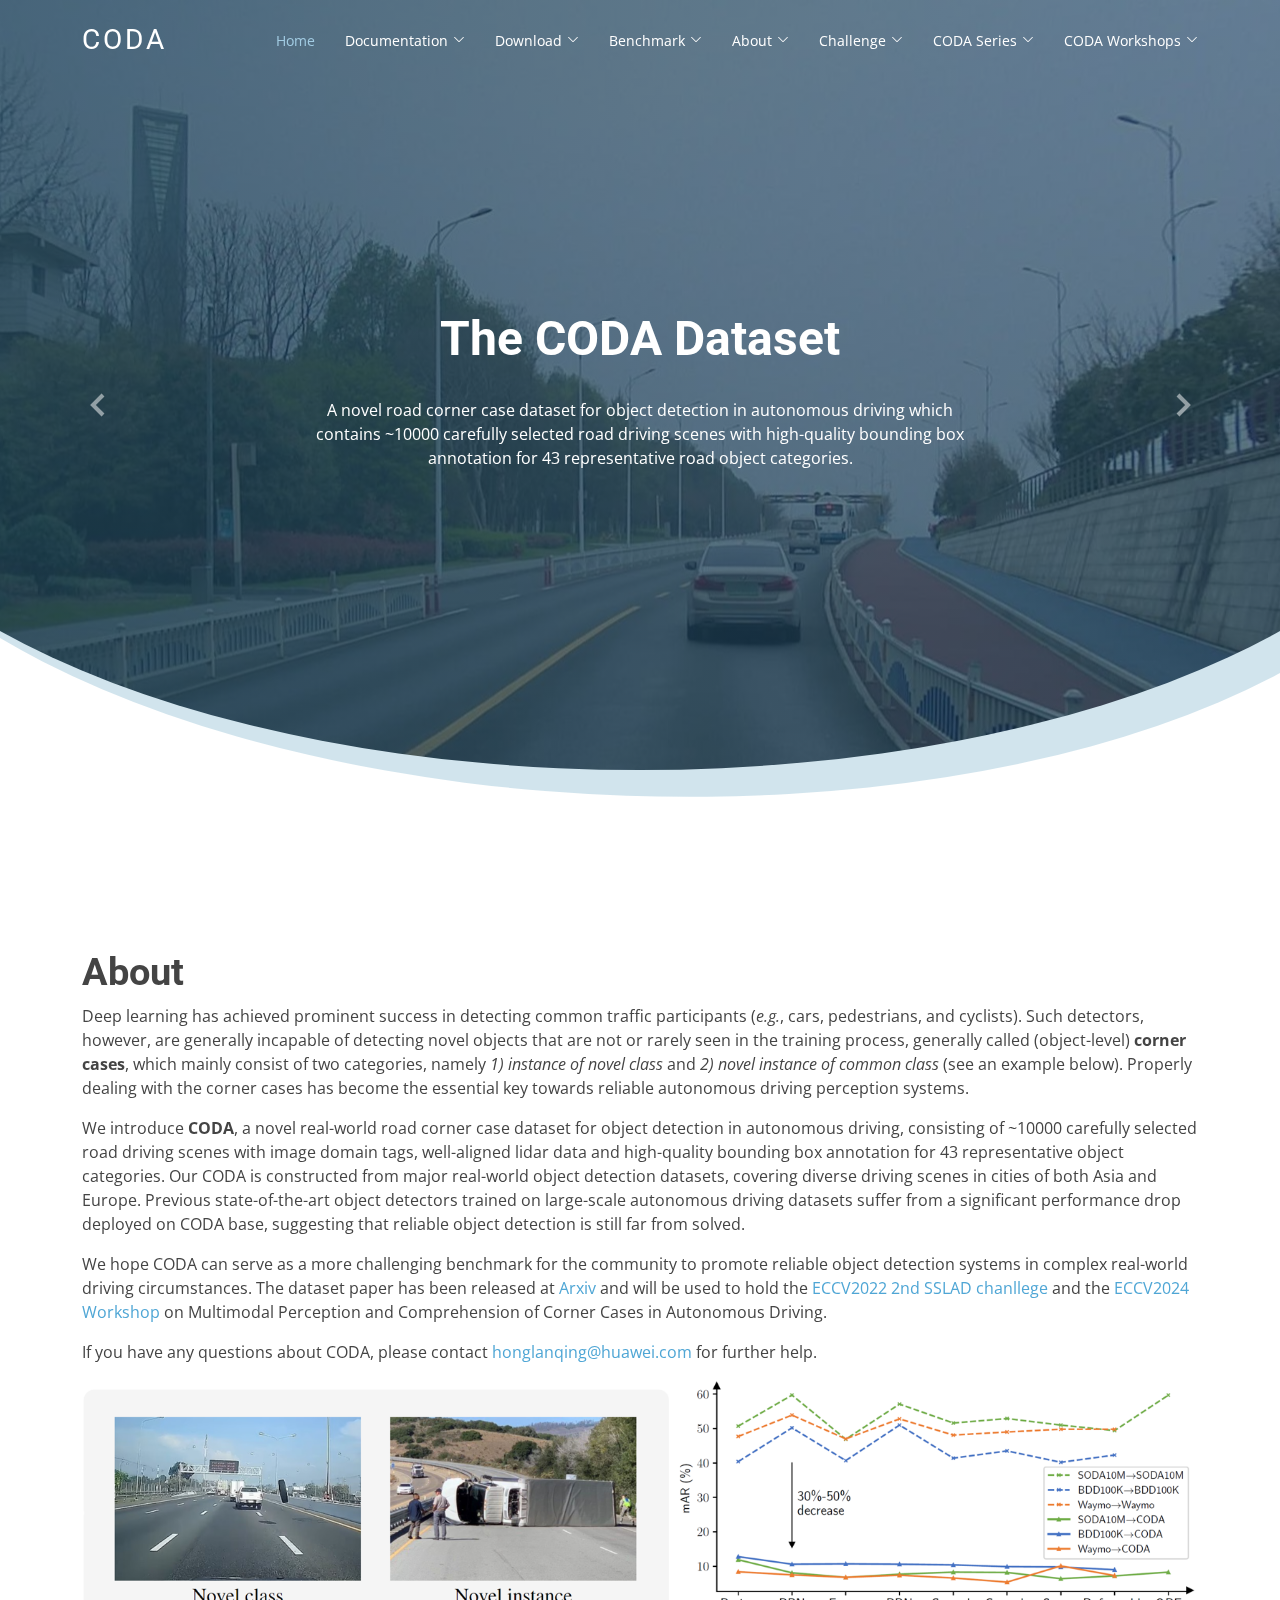
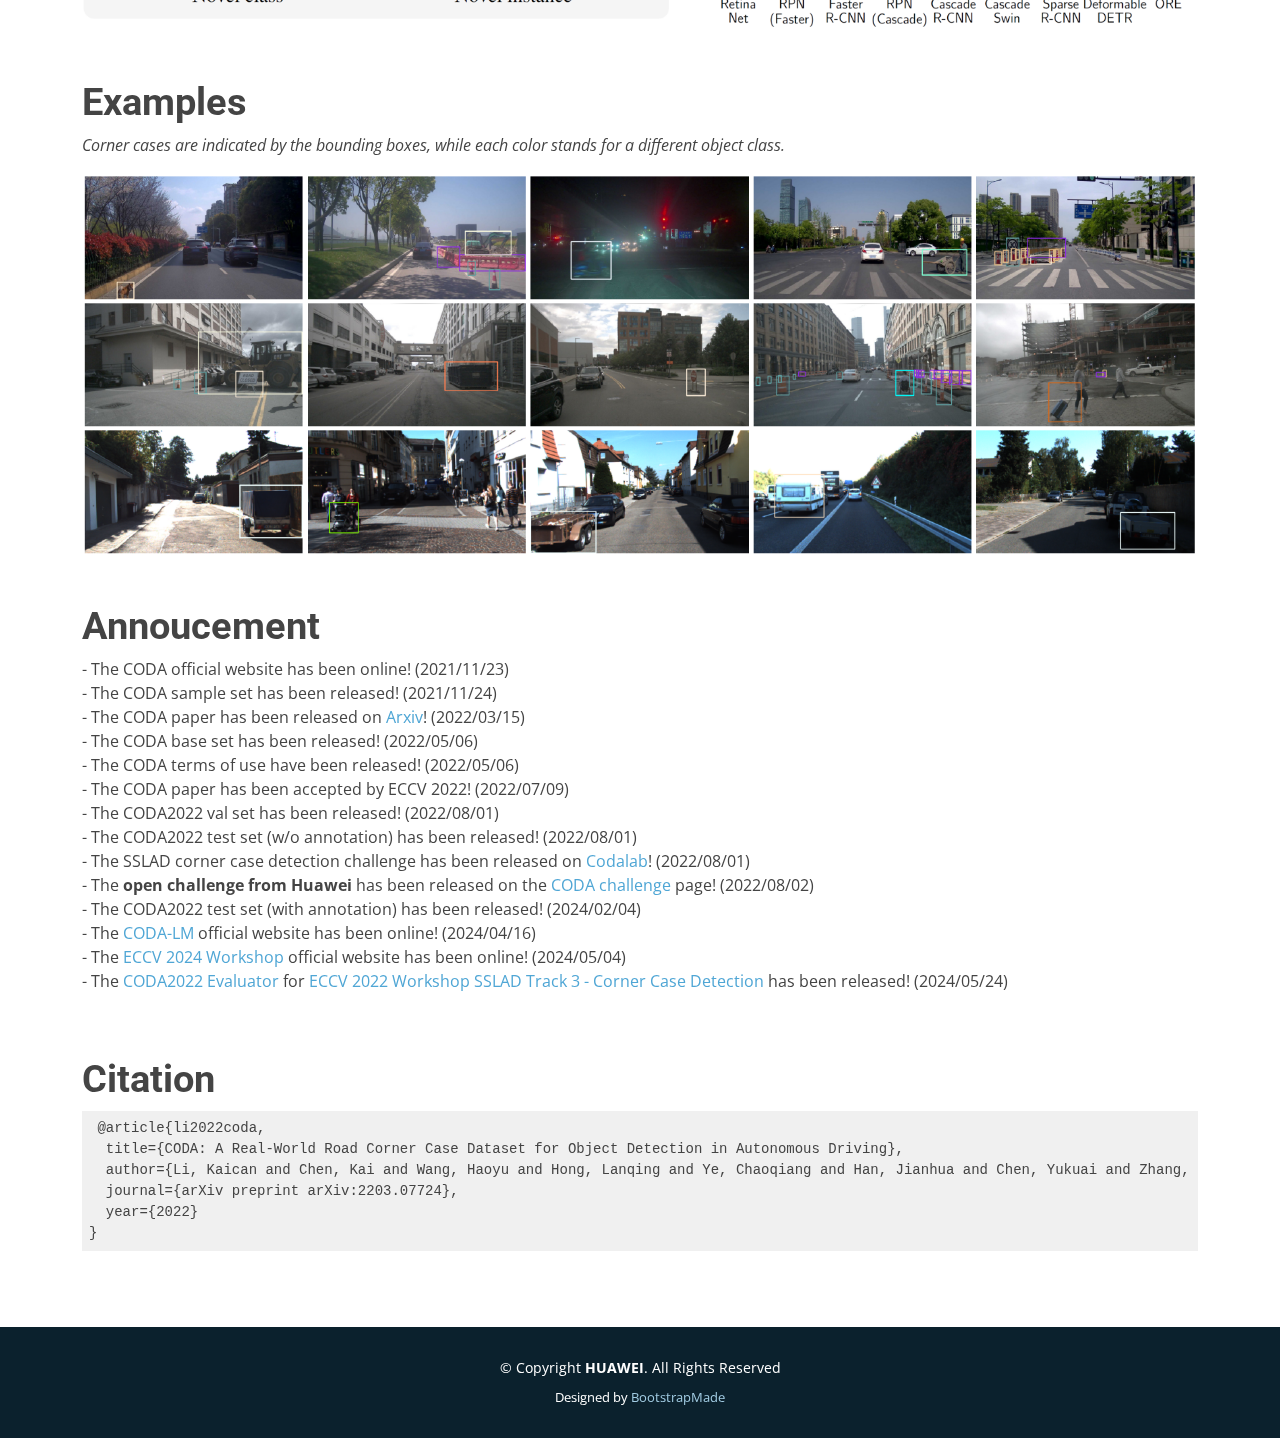
<file: index.html>
<!DOCTYPE html> 
<html lang="en"> 
    <head> 
        <meta charset="utf-8"> 
        <meta content="width=device-width, initial-scale=1.0" name="viewport"> 
        <title>CODA</title>
        <meta content="" name="description"> 
        <meta content="" name="keywords"> 
        <!-- Favicons -->         
        <link href="assets/img/favicon.png" rel="icon"> 
        <link href="assets/img/apple-touch-icon.png" rel="apple-touch-icon"> 
        <!-- Google Fonts -->         
        <link href="https://fonts.googleapis.com/css?family=Open+Sans:300,300i,400,400i,600,600i,700,700i|Roboto:300,300i,400,400i,500,500i,700,700i&display=swap" rel="stylesheet"> 
        <!-- Vendor CSS Files -->         
        <link href="assets/vendor/animate.css/animate.min.css" rel="stylesheet"> 
        <link href="assets/vendor/aos/aos.css" rel="stylesheet"> 
        <link href="assets/vendor/bootstrap/css/bootstrap.min.css" rel="stylesheet"> 
        <link href="assets/vendor/bootstrap-icons/bootstrap-icons.css" rel="stylesheet"> 
        <link href="assets/vendor/boxicons/css/boxicons.min.css" rel="stylesheet"> 
        <link href="assets/vendor/glightbox/css/glightbox.min.css" rel="stylesheet"> 
        <link href="assets/vendor/swiper/swiper-bundle.min.css" rel="stylesheet"> 
        <!-- Template Main CSS File -->         
        <link href="assets/css/style.css" rel="stylesheet"> 
        <!-- =======================================================
        * Template Name: Moderna - v4.2.0
        * Template URL: https://bootstrapmade.com/free-bootstrap-template-corporate-moderna/
        * Author: BootstrapMade.com
        * License: https://bootstrapmade.com/license/
        ======================================================== -->         
    </head>     
    <body>
        <!-- ======= Header ======= -->         
        <header id="header" class="fixed-top d-flex align-items-center header-transparent"> 
            <div class="container d-flex justify-content-between align-items-center">
                <div class="logo"> 
                    <h1 class="text-light"><a href="index.html"><span>CODA</span></a></h1>
                    <!-- Uncomment below if you prefer to use an image logo -->                     
                    <!-- <a href="index.html"><img src="assets/img/logo.png" alt="" class="img-fluid"></a>-->                     
                </div>                 
                <nav id="navbar" class="navbar"> 
                    <ul> 
                        <li>
                            <a class="active" href="index.html">Home</a>
                        </li>                         
                        <li class="dropdown">
                            <a href="documentation.html"><span>Documentation</span> <i class="bi bi-chevron-down"></i></a>
                            <ul> 
                                <li>
                                    <a href="documentation.html#data_usage">Data Usage</a>
                                </li>                                 
                                <li>
                                    <a href="documentation.html#data_format">Data Format</a>
                                </li>                                 
                                <li>
                                    <a href="documentation.html#data_annotation">Data Annotation</a>
                                </li>
                            </ul>                             
                        </li>                         
                        <li class="dropdown">
                            <a href="download.html"><span>Download</span> <i class="bi bi-chevron-down"></i></a>
                            <ul>
                                <li>
                                    <a href="download.html#instructions">Instructions</a>
                                </li>
                                <li>
                                    <a href="download.html#link">Links</a>
                                </li>                                 
                            </ul>                             
                        </li>                         
                        <li class="dropdown">
                            <a href="benchmark.html"><span>Benchmark</span> <i class="bi bi-chevron-down"></i></a> 
                            <ul> 
                                <li>
                                    <a href="benchmark.html#benchmark">CODA Benchmark</a>
                                </li>                                 
                            </ul>                             
                        </li>                         
                        <li class="dropdown">
                            <a href="about.html"><span>About</span> <i class="bi bi-chevron-down"></i></a>
                            <ul> 
                                <li>
                                    <a href="about.html#team">Team</a>
                                </li>                                 
                                <li>
                                    <a href="about.html#terms_of_use">Terms of Use</a>
                                </li>
                            </ul>                             
                        </li>
                        <li class="dropdown">
                            <a href="challenge.html"><span>Challenge</span> <i class="bi bi-chevron-down"></i></a>
                            <ul> 
                                <li>
                                    <a href="challenge.html#challenge">Challenge</a>
                                </li>                                 
                            </ul>                             
                        </li>
                        <li class="dropdown">
                            <a href="index.html"><span>CODA Series</span> <i class="bi bi-chevron-down"></i></a>
                            <ul> 
                                <li>
                                    <a href="./index.html">CODA</a>
                                </li>
                                <li>
                                    <a href="./coda-lm/index.html">CODA-LM</a>
                                </li>                                 
                            </ul>                             
                        </li>         
                        <li class="dropdown">
                            <a href="index.html"><span>CODA Workshops</span> <i class="bi bi-chevron-down"></i></a>
                            <ul> 
                                <li>
                                    <a href="./w-coda2024/index.html">ECCV 2024</a>
                                </li>
                                <li>
                                    <a href="https://sslad2022.github.io/">ECCV 2022</a>
                                </li>
                                <li>
                                    <a href="https://sslad2021.github.io/">ICCV 2021</a>
                                </li>                                 
                            </ul>
                        </li>                       
                    </ul>                     
                    <i class="bi bi-list mobile-nav-toggle"></i> 
                </nav>
                <!-- .navbar -->
            </div>             
        </header>
        <!-- End Header -->         
        <!-- ======= Hero Section ======= -->         
        <section id="hero" class="d-flex justify-cntent-center align-items-center"> 
            <div id="heroCarousel" class="container carousel carousel-fade" data-bs-ride="carousel" data-bs-interval="5000"> 
                <!-- Slide 1 -->                 
                <div class="carousel-item active"> 
                    <div class="carousel-container"> 
                        <h2 class="animate__animated animate__fadeInDown">The CODA Dataset</h2>
                        <p class="animate__animated animate__fadeInUp">A novel road corner case dataset for object detection in autonomous driving which contains ~10000 carefully selected road driving scenes with high-quality bounding box annotation for 43 representative road object categories. 
                        </p>
                    </div>                     
                </div>                 
                <!-- Slide 2 -->                 
                <div class="carousel-item"> 
                    <div class="carousel-container"> 
                        <h2 class="animate__animated animate__fadeInDown">Real-World Object-Level Corner Cases</h2>
                        <p class="animate__animated animate__fadeInUp">CODA focuses on object-level corner cases, which consist of two main collections, namely 1) instances of novel classes and 2) novel instances of common classes, constructed from major real-world object detection benchmarks for autonomous driving.
                        </p>
                    </div>                     
                </div>                 
                <!-- Slide 3 -->                 
                <div class="carousel-item"> 
                    <div class="carousel-container"> 
                        <h2 class="animate__animated animate__fadeInDown">Reliable Object Detection</h2>
                        <p class="animate__animated animate__fadeInUp">
                        Previous state-of-the-art object detectors trained on large-scale autonomous driving datasets suffer from a significant performance drop on CODA, suggesting that reliable object detection is still far from solved.
                        We hope CODA can serve as a valuable resource to promote reliable object detection systems.
                        </p>
                    </div>                     
                </div>                 
                <a class="carousel-control-prev" href="#heroCarousel" role="button" data-bs-slide="prev"> <span class="carousel-control-prev-icon bx bx-chevron-left" aria-hidden="true"></span> </a> 
                <a class="carousel-control-next" href="#heroCarousel" role="button" data-bs-slide="next"> <span class="carousel-control-next-icon bx bx-chevron-right" aria-hidden="true"></span> </a> 
            </div>             
        </section>
        <!-- End Hero -->         
        <main id="main"> 
            <!-- ======= Services Section ======= -->             
            <!-- End Services Section -->             
            <!-- ======= Why Us Section ======= -->             
            <!-- End Why Us Section -->             
            <!-- ======= Features Section ======= -->             
            <section class="features"> 
                <div class="container">
                    <div class="row aos-init aos-animate" data-aos="fade-up"></div>                     
                    <h3><b>About</b></h3>
                    <p> 
                    Deep learning has achieved prominent success in detecting common traffic participants (<i>e.g.</i>, cars, pedestrians, and cyclists). 
                    Such detectors, however, are generally incapable of detecting novel objects that are not or rarely seen in the training process, generally called (object-level) <b>corner cases</b>, 
                    which mainly consist of two categories, namely <i>1) instance of novel class</i> and <i>2) novel instance of common class</i> (see an example below).
                    Properly dealing with the corner cases has become the essential key towards reliable autonomous driving perception systems.
                    </p>
                    <p>
                    We introduce <b>CODA</b>, a novel real-world road corner case dataset for object detection in autonomous driving, consisting of ~10000 carefully selected road driving scenes with image domain tags, well-aligned lidar data and high-quality bounding box annotation for 43 representative object categories.
                    Our CODA is constructed from major real-world object detection datasets, covering diverse driving scenes in cities of both Asia and Europe.
                    Previous state-of-the-art object detectors trained on large-scale autonomous driving datasets suffer from a significant performance drop deployed on CODA base, suggesting that reliable object detection is still far from solved.
                    </p>
                    <p>
                    We hope CODA can serve as a more challenging benchmark for the community to promote reliable object detection systems in complex real-world driving circumstances.
                    The dataset paper has been released at <a href="https://arxiv.org/abs/2203.07724" target="_blank">Arxiv</a> and will be used to hold the <a href="https://sslad2022.github.io/" target="_blank">ECCV2022 2nd SSLAD</a> <a href="https://codalab.lisn.upsaclay.fr/competitions/6639" target="_blank">chanllege</a> and the <a href="https://coda-dataset.github.io/w-coda2024/" target="_blank">ECCV2024 Workshop</a> on Multimodal Perception and Comprehension of Corner Cases in Autonomous Driving.
                    </p>
                    <p>
                    If you have any questions about CODA, please contact <a href = "mailto: honglanqing@huawei.com">honglanqing@huawei.com</a> for further help.
                    </p>
                    <img src="assets/img/intro.png" style="width: 100%">
                    
                    <div class="row aos-init aos-animate" data-aos="fade-up">
                        <div class="col-md-7 order-2 order-md-1 pt-5"></div>                         
                    </div>
                    
                    <h3><b>Examples</b></h3>
                    <p class="fst-italic">
                    Corner cases are indicated by the bounding boxes, while each color stands for a different object class.
                    </p>
                    <img src="assets/img/example.png" style="width: 100%">
                    
                    <div class="col-md-7 order-2 order-md-1 pt-5"> 
                    </div>
                    
                    <h3><b>Annoucement</b></h3>
                    <p> 
                    - The CODA official website has been online! (2021/11/23)<br>
                    - The CODA sample set has been released! (2021/11/24)<br>
                    - The CODA paper has been released on <a href="https://arxiv.org/abs/2203.07724" target="_blank">Arxiv</a>! (2022/03/15)<br>
                    - The CODA base set has been released! (2022/05/06)<br>
                    - The CODA terms of use have been released! (2022/05/06)<br>
                    - The CODA paper has been accepted by ECCV 2022! (2022/07/09)<br>
                    - The CODA2022 val set has been released! (2022/08/01)<br>
                    - The CODA2022 test set (w/o annotation) has been released! (2022/08/01)<br>
                    - The SSLAD corner case detection challenge has been released on <a href="https://codalab.lisn.upsaclay.fr/competitions/6639" target="_blank">Codalab</a>! (2022/08/01)<br>
                    - The <b>open challenge from Huawei</b> has been released on the <a href="challenge.html" target="_blank">CODA challenge</a> page! (2022/08/02)<br>
                    - The CODA2022 test set (with annotation) has been released! (2024/02/04)<br>
                    - The <a href="https://coda-dataset.github.io/coda-lm/" target="_blank">CODA-LM</a> official website has been online! (2024/04/16)<br>
                    - The <a href="https://coda-dataset.github.io/w-coda2024/" target="_blank">ECCV 2024 Workshop</a> official website has been online! (2024/05/04)<br>
                    - The <a href="https://github.com/coda-dataset/coda-dataset.github.io/tree/main/evaluator" target="_blank">CODA2022 Evaluator</a> for <a href="https://codalab.lisn.upsaclay.fr/competitions/6639" target="_blank">ECCV 2022 Workshop SSLAD Track 3 - Corner Case Detection</a> has been released! (2024/05/24)<br>
                    </p>
                    <div class="col-md-7 order-2 order-md-1 pt-5">
                    </div>
                    <h3><b>Citation</b></h3>
<pre style="text-align: left; white-space: pre; display: block; overflow-x: auto; padding: 0.5em; background: rgb(240, 240, 240); color: rgb(68, 68, 68);"> @article{li2022coda,
  title={CODA: A Real-World Road Corner Case Dataset for Object Detection in Autonomous Driving},
  author={Li, Kaican and Chen, Kai and Wang, Haoyu and Hong, Lanqing and Ye, Chaoqiang and Han, Jianhua and Chen, Yukuai and Zhang, Wei and Xu, Chunjing and Yeung, Dit-Yan and others},
  journal={arXiv preprint arXiv:2203.07724},
  year={2022}
}
</pre>
                    </div>
                    <!-- <h3><b>Citation</b></h3>
                    <pre style="text-align: left; white-space: pre; display: block; overflow-x: auto; padding: 0.5em; background: rgb(240, 240, 240); color: rgb(68, 68, 68);"> TBD </pre> -->
                </div>                 
            </section>
            <!-- End Features Section -->             
        </main>
        <!-- End #main -->         
        <!-- ======= Footer ======= -->         
        <footer id="footer" data-aos-easing="ease-in-out" data-aos-duration="500" class="aos-init"> 
            <div class="container"> 
                <div class="copyright"> 
                    &copy; Copyright 
                    <strong><span>HUAWEI</span></strong>. All Rights Reserved
                </div>                 
                <div class="credits"> 
                    <!-- All the links in the footer should remain intact. -->                     
                    <!-- You can delete the links only if you purchased the pro version. -->                     
                    <!-- Licensing information: https://bootstrapmade.com/license/ -->                     
                    <!-- Purchase the pro version with working PHP/AJAX contact form: https://bootstrapmade.com/free-bootstrap-template-corporate-moderna/ -->                     
                    Designed by 
                    <a href="https://bootstrapmade.com/">BootstrapMade</a> 
                </div>                 
            </div>             
        </footer>
        <!-- End Footer -->         
        <a href="#" class="back-to-top d-flex align-items-center justify-content-center"><i class="bi bi-arrow-up-short"></i></a> 
        <!-- Vendor JS Files -->         
        <script src="assets/vendor/aos/aos.js"></script>         
        <script src="assets/vendor/bootstrap/js/bootstrap.bundle.min.js"></script>         
        <script src="assets/vendor/glightbox/js/glightbox.min.js"></script>         
        <script src="assets/vendor/isotope-layout/isotope.pkgd.min.js"></script>         
        <script src="assets/vendor/php-email-form/validate.js"></script>         
        <script src="assets/vendor/purecounter/purecounter.js"></script>         
        <script src="assets/vendor/swiper/swiper-bundle.min.js"></script>         
        <script src="assets/vendor/waypoints/noframework.waypoints.js"></script>         
        <!-- Template Main JS File -->         
        <script src="assets/js/main.js"></script>
    </body>     
</html>
</file>
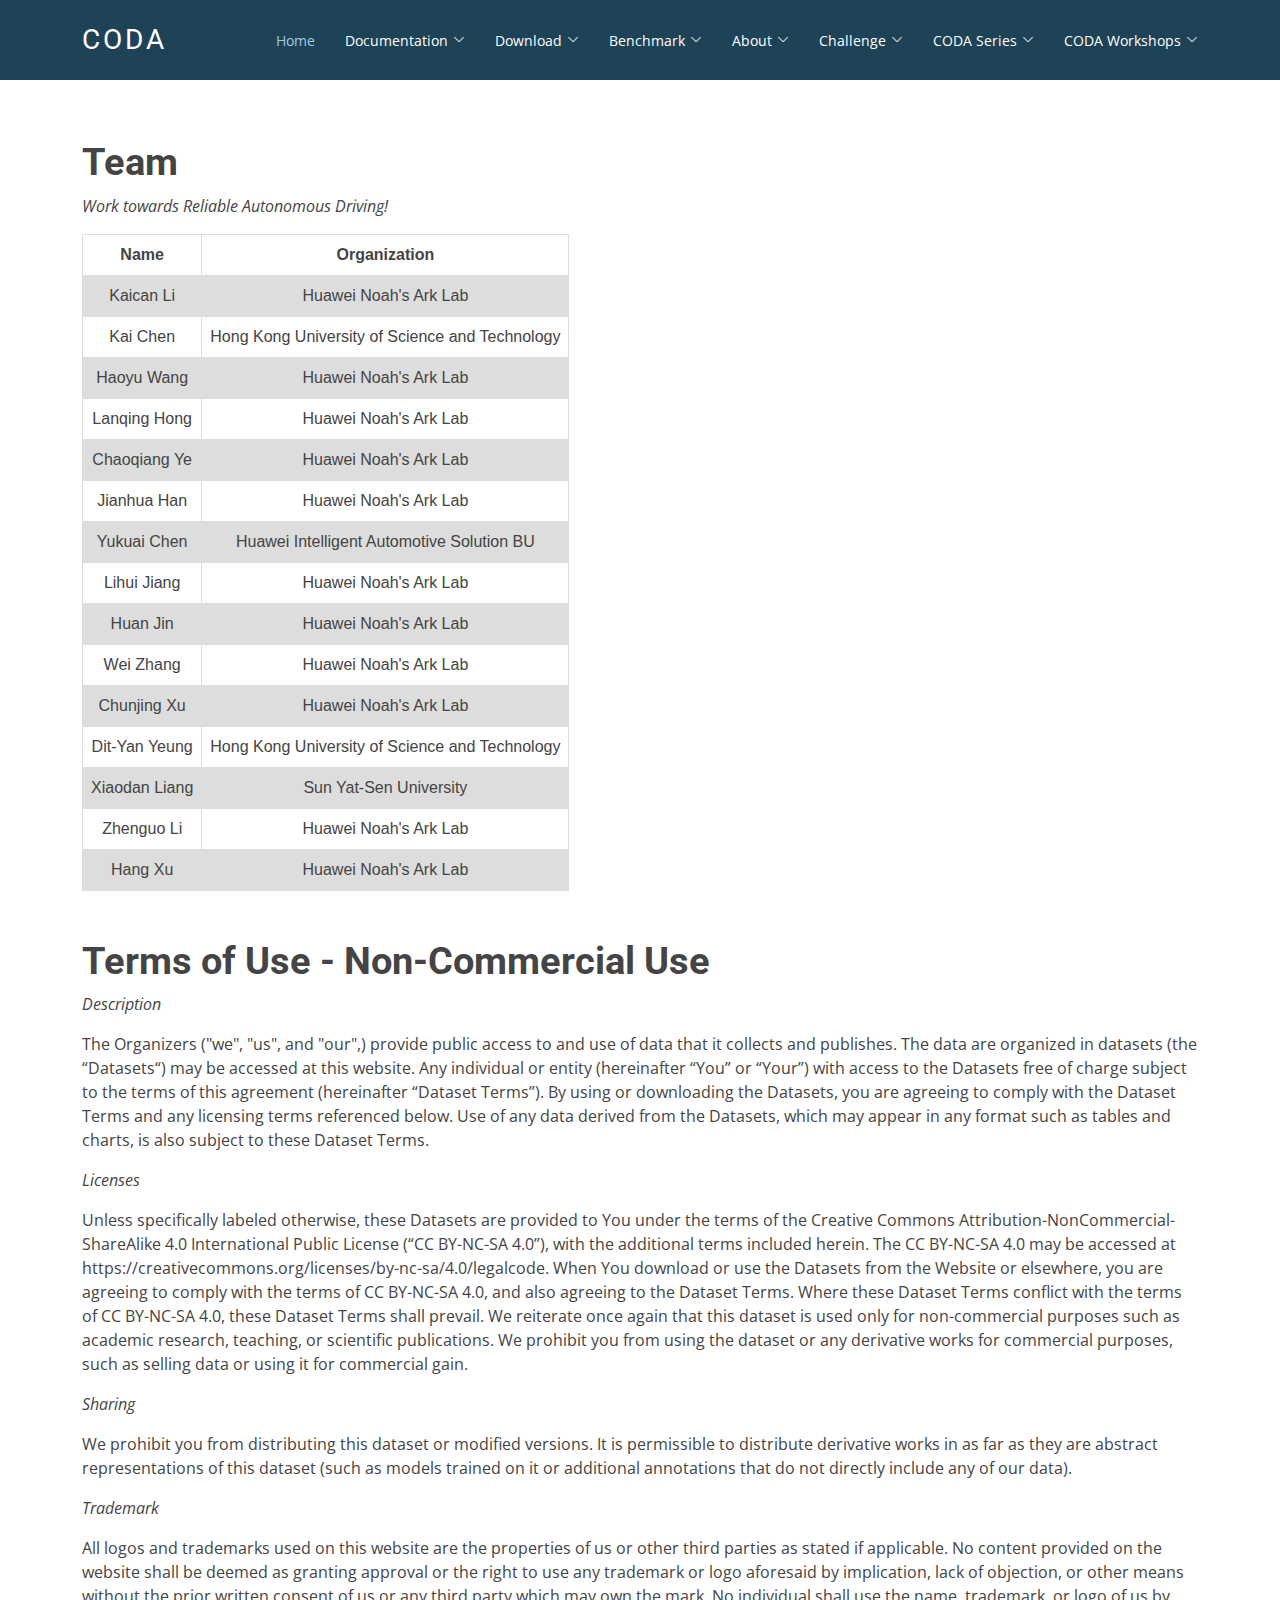
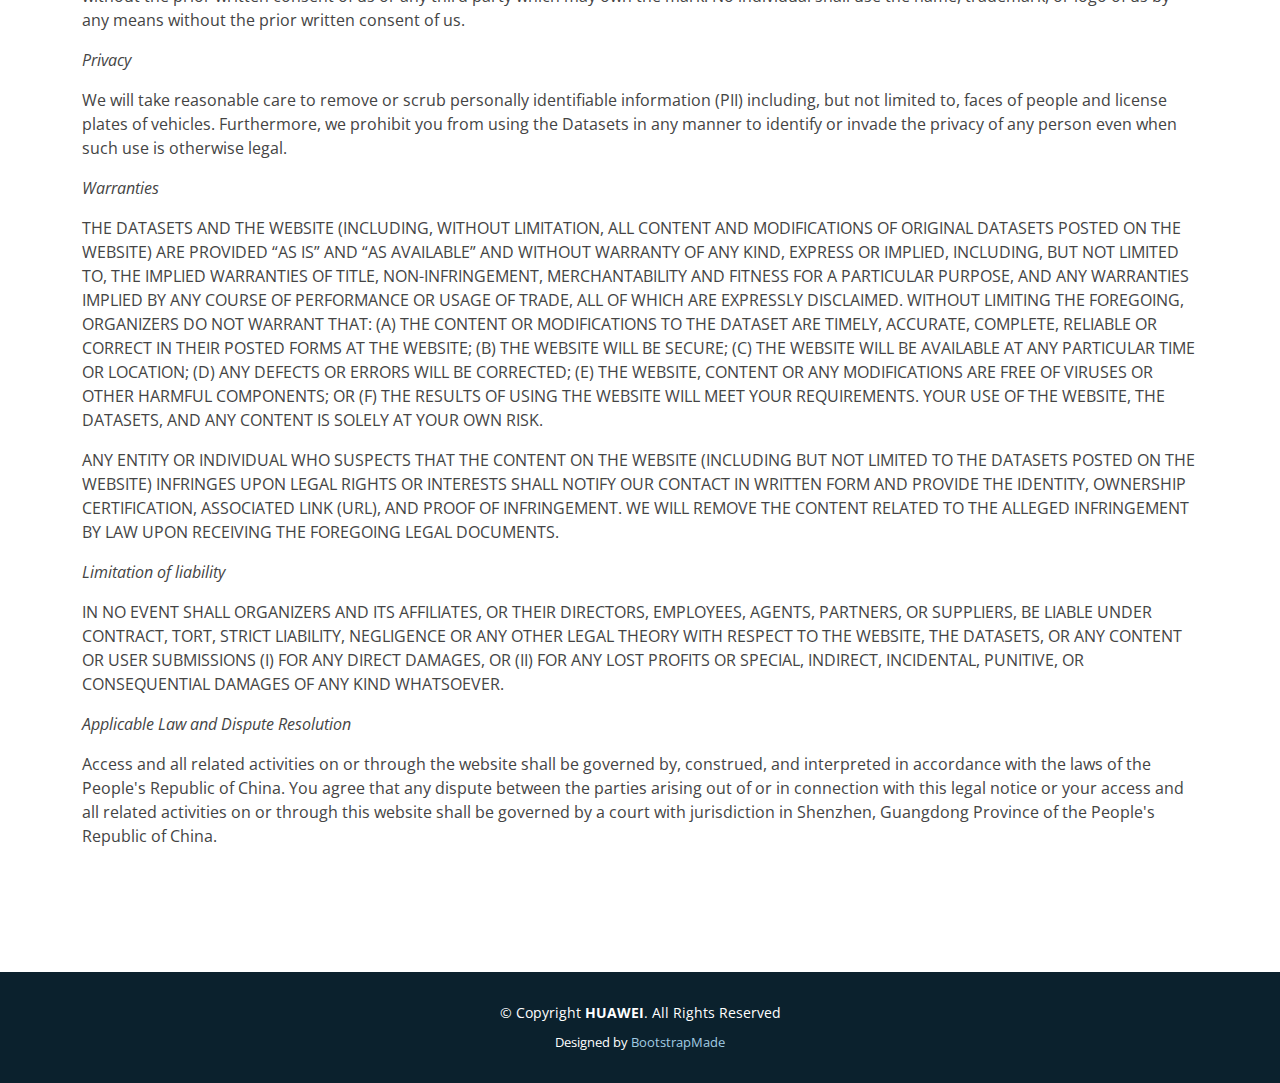
<file: about.html>
<!DOCTYPE html> 
<html lang="en"> 
    <head> 
        <meta charset="utf-8"> 
        <meta content="width=device-width, initial-scale=1.0" name="viewport"> 
        <title>CODA-About</title>         
        <meta content="" name="description"> 
        <meta content="" name="keywords"> 
        <!-- Favicons -->         
        <link href="assets/img/favicon.png" rel="icon"> 
        <link href="assets/img/apple-touch-icon.png" rel="apple-touch-icon"> 
        <!-- Google Fonts -->         
        <link href="https://fonts.googleapis.com/css?family=Open+Sans:300,300i,400,400i,600,600i,700,700i|Roboto:300,300i,400,400i,500,500i,700,700i&display=swap" rel="stylesheet"> 
        <!-- Vendor CSS Files -->         
        <link href="assets/vendor/animate.css/animate.min.css" rel="stylesheet"> 
        <link href="assets/vendor/aos/aos.css" rel="stylesheet"> 
        <link href="assets/vendor/bootstrap/css/bootstrap.min.css" rel="stylesheet"> 
        <link href="assets/vendor/bootstrap-icons/bootstrap-icons.css" rel="stylesheet"> 
        <link href="assets/vendor/boxicons/css/boxicons.min.css" rel="stylesheet"> 
        <link href="assets/vendor/glightbox/css/glightbox.min.css" rel="stylesheet"> 
        <link href="assets/vendor/swiper/swiper-bundle.min.css" rel="stylesheet"> 
        <!-- Template Main CSS File -->         
        <link href="assets/css/style.css" rel="stylesheet"> 
        <!-- =======================================================
        * Template Name: Moderna - v4.2.0
        * Template URL: https://bootstrapmade.com/free-bootstrap-template-corporate-moderna/
        * Author: BootstrapMade.com
        * License: https://bootstrapmade.com/license/
        ======================================================== -->         
    </head>     
    <body> 
        <!-- ======= Header ======= -->         
        <header id="header" class="fixed-top d-flex align-items-center "> 
            <div class="container d-flex justify-content-between align-items-center"> 
                <div class="logo"> 
                    <h1 class="text-light"><a href="index.html"><span>CODA</span></a></h1> 
                    <!-- Uncomment below if you prefer to use an image logo -->                     
                    <!-- <a href="index.html"><img src="assets/img/logo.png" alt="" class="img-fluid"></a>-->                     
                </div>                 
                <nav id="navbar" class="navbar"> 
                    <ul> 
                        <li>
                            <a class="active" href="index.html">Home</a>
                        </li>                         
                        <li class="dropdown">
                            <a href="documentation.html"><span>Documentation</span> <i class="bi bi-chevron-down"></i></a>
                            <ul> 
                                <li>
                                    <a href="documentation.html#data_usage">Data Usage</a>
                                </li>                                 
                                <li>
                                    <a href="documentation.html#data_format">Data Format</a>
                                </li>                                 
                                <li>
                                    <a href="documentation.html#data_annotation">Data Annotation</a>
                                </li>
                            </ul>                             
                        </li>                         
                        <li class="dropdown">
                            <a href="download.html"><span>Download</span> <i class="bi bi-chevron-down"></i></a>
                            <ul>
                                <li>
                                    <a href="download.html#instructions">Instructions</a>
                                </li>
                                <li>
                                    <a href="download.html#link">Links</a>
                                </li>                                 
                            </ul>                             
                        </li>                         
                        <li class="dropdown">
                            <a href="benchmark.html"><span>Benchmark</span> <i class="bi bi-chevron-down"></i></a> 
                            <ul> 
                                <li>
                                    <a href="benchmark.html#benchmark">CODA Benchmark</a>
                                </li>                                 
                            </ul>                             
                        </li>                         
                        <li class="dropdown">
                            <a href="about.html"><span>About</span> <i class="bi bi-chevron-down"></i></a>
                            <ul> 
                                <li>
                                    <a href="about.html#team">Team</a>
                                </li>                                 
                                <li>
                                    <a href="about.html#terms_of_use">Terms of Use</a>
                                </li>
                            </ul>                             
                        </li>           
                        <li class="dropdown">
                            <a href="challenge.html"><span>Challenge</span> <i class="bi bi-chevron-down"></i></a>
                            <ul> 
                                <li>
                                    <a href="challenge.html#challenge">Challenge</a>
                                </li>                                 
                            </ul>                             
                        </li>
                        <li class="dropdown">
                            <a href="index.html"><span>CODA Series</span> <i class="bi bi-chevron-down"></i></a>
                            <ul> 
                                <li>
                                    <a href="./index.html">CODA</a>
                                </li>
                                <li>
                                    <a href="./coda-lm/index.html">CODA-LM</a>
                                </li>                                 
                            </ul>                             
                        </li>         
                        <li class="dropdown">
                            <a href="index.html"><span>CODA Workshops</span> <i class="bi bi-chevron-down"></i></a>
                            <ul> 
                                <li>
                                    <a href="./w-coda2024/index.html">ECCV 2024</a>
                                </li>
                                <li>
                                    <a href="https://sslad2022.github.io/">ECCV 2022</a>
                                </li>
                                <li>
                                    <a href="https://sslad2021.github.io/">ICCV 2021</a>
                                </li>                                 
                            </ul>
                        </li>
                    </ul>                     
                    <i class="bi bi-list mobile-nav-toggle"></i> 
                </nav>
                <!-- .navbar -->                 
            </div>             
        </header>
        <!-- End Header -->         
        <main id="main"> 
            <!-- ======= Our Services Section ======= -->             
            <!-- End Our Services Section -->             
            <!-- ======= Services Section ======= -->             
            <section class="features"> 
                <div class="container">
                    <div class="row aos-init aos-animate" data-aos="fade-up"> 
                    </div>                     
                    <span class="anchor" id="team"></span>
                    <h3><b>Team</b></h3>
                    <p class="fst-italic"> 
                    Work towards Reliable Autonomous Driving! </p>
                    <table>
                      <tr>
                        <th>Name</th>
                        <th>Organization</th>
                      </tr>
                      <tr>
                        <td>Kaican Li</td>
                        <td>Huawei Noah's Ark Lab</td>
                      </tr>
                      <tr>
                        <td>Kai Chen</td>
                        <td>Hong Kong University of Science and Technology</td>
                      </tr>
                      <tr>
                        <td>Haoyu Wang</td>
                        <td>Huawei Noah's Ark Lab</td>
                      </tr>
                      <tr>
                        <td>Lanqing Hong</td>
                        <td>Huawei Noah's Ark Lab</td>
                      </tr>
                      <tr>
                        <td>Chaoqiang Ye</td>
                        <td>Huawei Noah's Ark Lab</td>
                      </tr>
                      <tr>
                        <td>Jianhua Han</td>
                        <td>Huawei Noah's Ark Lab</td>
                      </tr>
                      <tr>
                        <td>Yukuai Chen</td>
                        <td>Huawei Intelligent Automotive Solution BU</td>
                      </tr>
                      <tr>
                        <td>Lihui Jiang</td>
                        <td>Huawei Noah's Ark Lab</td>
                      </tr>
                      <tr>
                        <td>Huan Jin</td>
                        <td>Huawei Noah's Ark Lab</td>
                      </tr>
                      <tr>
                        <td>Wei Zhang</td>
                        <td>Huawei Noah's Ark Lab</td>
                      </tr>
                      <tr>
                        <td>Chunjing Xu</td>
                        <td>Huawei Noah's Ark Lab</td>
                      </tr>
                      <tr>
                        <td>Dit-Yan Yeung</td>
                        <td>Hong Kong University of Science and Technology</td>
                      </tr>
                      <tr>
                        <td>Xiaodan Liang</td>
                        <td>Sun Yat-Sen University</td>
                      </tr>
                      <tr>
                        <td>Zhenguo Li</td>
                        <td>Huawei Noah's Ark Lab</td>
                      </tr>
                      <tr>
                        <td>Hang Xu</td>
                        <td>Huawei Noah's Ark Lab</td>
                      </tr>
                    </table>
                    <div class="row aos-init aos-animate" data-aos="fade-up">
                        <div class="col-md-7 order-2 order-md-1 pt-5"> 
                        </div>                         
                    </div>
                    
                    <span class="anchor" id="terms_of_use"></span>
                    <h3><b>Terms of Use - Non-Commercial Use</b></h3>
                    <p class="fst-italic"> Description </p>
                    <p> The Organizers ("we", "us", and "our",) provide public access to and use of data that it collects and publishes. The data are organized in datasets (the “Datasets“) may be accessed at this website. 
                    Any individual or entity (hereinafter “You” or “Your”) with access to the Datasets free of charge subject to the terms of this agreement (hereinafter “Dataset Terms”). By using or downloading the Datasets, you are agreeing to comply with the Dataset Terms and any licensing terms referenced below. Use of any data derived from the Datasets, which may appear in any format such as tables and charts, is also subject to these Dataset Terms. </p>

                    <p class="fst-italic"> Licenses </p>
                    <p> Unless specifically labeled otherwise, these Datasets are provided to You under the terms of the Creative Commons Attribution-NonCommercial-ShareAlike 4.0 International Public License (“CC BY-NC-SA 4.0”), with the additional terms included herein. The CC BY-NC-SA 4.0 may be accessed at https://creativecommons.org/licenses/by-nc-sa/4.0/legalcode. When You download or use the Datasets from the Website or elsewhere, you are agreeing to comply with the terms of CC BY-NC-SA 4.0, and also agreeing to the Dataset Terms. Where these Dataset Terms conflict with the terms of CC BY-NC-SA 4.0, these Dataset Terms shall prevail. We reiterate once again that this dataset is used only for non-commercial purposes such as academic research, teaching, or scientific publications. We prohibit you from using the dataset or any derivative works for commercial purposes, such as selling data or using it for commercial gain. </p>

                    <p class="fst-italic"> Sharing </p>
                    <p> We prohibit you from distributing this dataset or modified versions. It is permissible to distribute derivative works in as far as they are abstract representations of this dataset (such as models trained on it or additional annotations that do not directly include any of our data). </p>

                    <p class="fst-italic"> Trademark </p>
                    <p> All logos and trademarks used on this website are the properties of us or other third parties as stated if applicable. No content provided on the website shall be deemed as granting approval or the right to use any trademark or logo aforesaid by implication, lack of objection, or other means without the prior written consent of us or any third party which may own the mark. No individual shall use the name, trademark, or logo of us by any means without the prior written consent of us. </p>

                    <p class="fst-italic"> Privacy </p>
                    <p> We will take reasonable care to remove or scrub personally identifiable information (PII) including, but not limited to, faces of people and license plates of vehicles. Furthermore, we prohibit you from using the Datasets in any manner to identify or invade the privacy of any person even when such use is otherwise legal. </p>

                    <p class="fst-italic"> Warranties </p>
                    <p> THE DATASETS AND THE WEBSITE (INCLUDING, WITHOUT LIMITATION, ALL CONTENT AND MODIFICATIONS OF ORIGINAL DATASETS POSTED ON THE WEBSITE) ARE PROVIDED “AS IS” AND “AS AVAILABLE” AND WITHOUT WARRANTY OF ANY KIND, EXPRESS OR IMPLIED, INCLUDING, BUT NOT LIMITED TO, THE IMPLIED WARRANTIES OF TITLE, NON-INFRINGEMENT, MERCHANTABILITY AND FITNESS FOR A PARTICULAR PURPOSE, AND ANY WARRANTIES IMPLIED BY ANY COURSE OF PERFORMANCE OR USAGE OF TRADE, ALL OF WHICH ARE EXPRESSLY DISCLAIMED. WITHOUT LIMITING THE FOREGOING, ORGANIZERS DO NOT WARRANT THAT: (A) THE CONTENT OR MODIFICATIONS TO THE DATASET ARE TIMELY, ACCURATE, COMPLETE, RELIABLE OR CORRECT IN THEIR POSTED FORMS AT THE WEBSITE; (B) THE WEBSITE WILL BE SECURE; (C) THE WEBSITE WILL BE AVAILABLE AT ANY PARTICULAR TIME OR LOCATION; (D) ANY DEFECTS OR ERRORS WILL BE CORRECTED; (E) THE WEBSITE, CONTENT OR ANY MODIFICATIONS ARE FREE OF VIRUSES OR OTHER HARMFUL COMPONENTS; OR (F) THE RESULTS OF USING THE WEBSITE WILL MEET YOUR REQUIREMENTS. YOUR USE OF THE WEBSITE, THE DATASETS, AND ANY CONTENT IS SOLELY AT YOUR OWN RISK. </p>

                    <p> ANY ENTITY OR INDIVIDUAL WHO SUSPECTS THAT THE CONTENT ON THE WEBSITE (INCLUDING BUT NOT LIMITED TO THE DATASETS POSTED ON THE WEBSITE) INFRINGES UPON LEGAL RIGHTS OR INTERESTS SHALL NOTIFY OUR CONTACT IN WRITTEN FORM AND PROVIDE THE IDENTITY, OWNERSHIP CERTIFICATION, ASSOCIATED LINK (URL), AND PROOF OF INFRINGEMENT. WE WILL REMOVE THE CONTENT RELATED TO THE ALLEGED INFRINGEMENT BY LAW UPON RECEIVING THE FOREGOING LEGAL DOCUMENTS. </p>

                    <p class="fst-italic"> Limitation of liability </p>
                    <p> IN NO EVENT SHALL ORGANIZERS AND ITS AFFILIATES, OR THEIR DIRECTORS, EMPLOYEES, AGENTS, PARTNERS, OR SUPPLIERS, BE LIABLE UNDER CONTRACT, TORT, STRICT LIABILITY, NEGLIGENCE OR ANY OTHER LEGAL THEORY WITH RESPECT TO THE WEBSITE, THE DATASETS, OR ANY CONTENT OR USER SUBMISSIONS (I) FOR ANY DIRECT DAMAGES, OR (II) FOR ANY LOST PROFITS OR SPECIAL, INDIRECT, INCIDENTAL, PUNITIVE, OR CONSEQUENTIAL DAMAGES OF ANY KIND WHATSOEVER. </p>

                    <p class="fst-italic"> Applicable Law and Dispute Resolution </p>
                    <p> Access and all related activities on or through the website shall be governed by, construed, and interpreted in accordance with the laws of the People's Republic of China. You agree that any dispute between the parties arising out of or in connection with this legal notice or your access and all related activities on or through this website shall be governed by a court with jurisdiction in Shenzhen, Guangdong Province of the People's Republic of China. </p>

                    <div class="col-md-7 order-2 order-md-1 pt-5"> 
                    </div>
                </div>                 
            </section>
            <!-- End Services Section -->             
            <!-- ======= Why Us Section ======= -->             
            <!-- End Why Us Section -->             
            <!-- ======= Service Details Section ======= -->             
            <!-- End Service Details Section -->             
            <!-- ======= Pricing Section ======= -->             
            <!-- End Pricing Section -->             
        </main>
        <!-- End #main -->         
        <!-- ======= Footer ======= -->         
        <footer id="footer" data-aos-easing="ease-in-out" data-aos-duration="500"> 
            <div class="container"> 
                <div class="copyright"> 
                    &copy; Copyright 
                    <strong><span>HUAWEI</span></strong>. All Rights Reserved
                </div>                 
                <div class="credits"> 
                    <!-- All the links in the footer should remain intact. -->                     
                    <!-- You can delete the links only if you purchased the pro version. -->                     
                    <!-- Licensing information: https://bootstrapmade.com/license/ -->                     
                    <!-- Purchase the pro version with working PHP/AJAX contact form: https://bootstrapmade.com/free-bootstrap-template-corporate-moderna/ -->                     
                    Designed by 
                    <a href="https://bootstrapmade.com/">BootstrapMade</a> 
                </div>                 
            </div>             
        </footer>
        <!-- End Footer -->         
        <a href="#" class="back-to-top d-flex align-items-center justify-content-center"><i class="bi bi-arrow-up-short"></i></a> 
        <!-- Vendor JS Files -->         
        <script src="assets/vendor/aos/aos.js"></script>         
        <script src="assets/vendor/bootstrap/js/bootstrap.bundle.min.js"></script>         
        <script src="assets/vendor/glightbox/js/glightbox.min.js"></script>         
        <script src="assets/vendor/isotope-layout/isotope.pkgd.min.js"></script>         
        <script src="assets/vendor/php-email-form/validate.js"></script>         
        <script src="assets/vendor/purecounter/purecounter.js"></script>         
        <script src="assets/vendor/swiper/swiper-bundle.min.js"></script>         
        <script src="assets/vendor/waypoints/noframework.waypoints.js"></script>         
        <!-- Template Main JS File -->         
        <script src="assets/js/main.js"></script>         
    </body>     
</html>
</file>
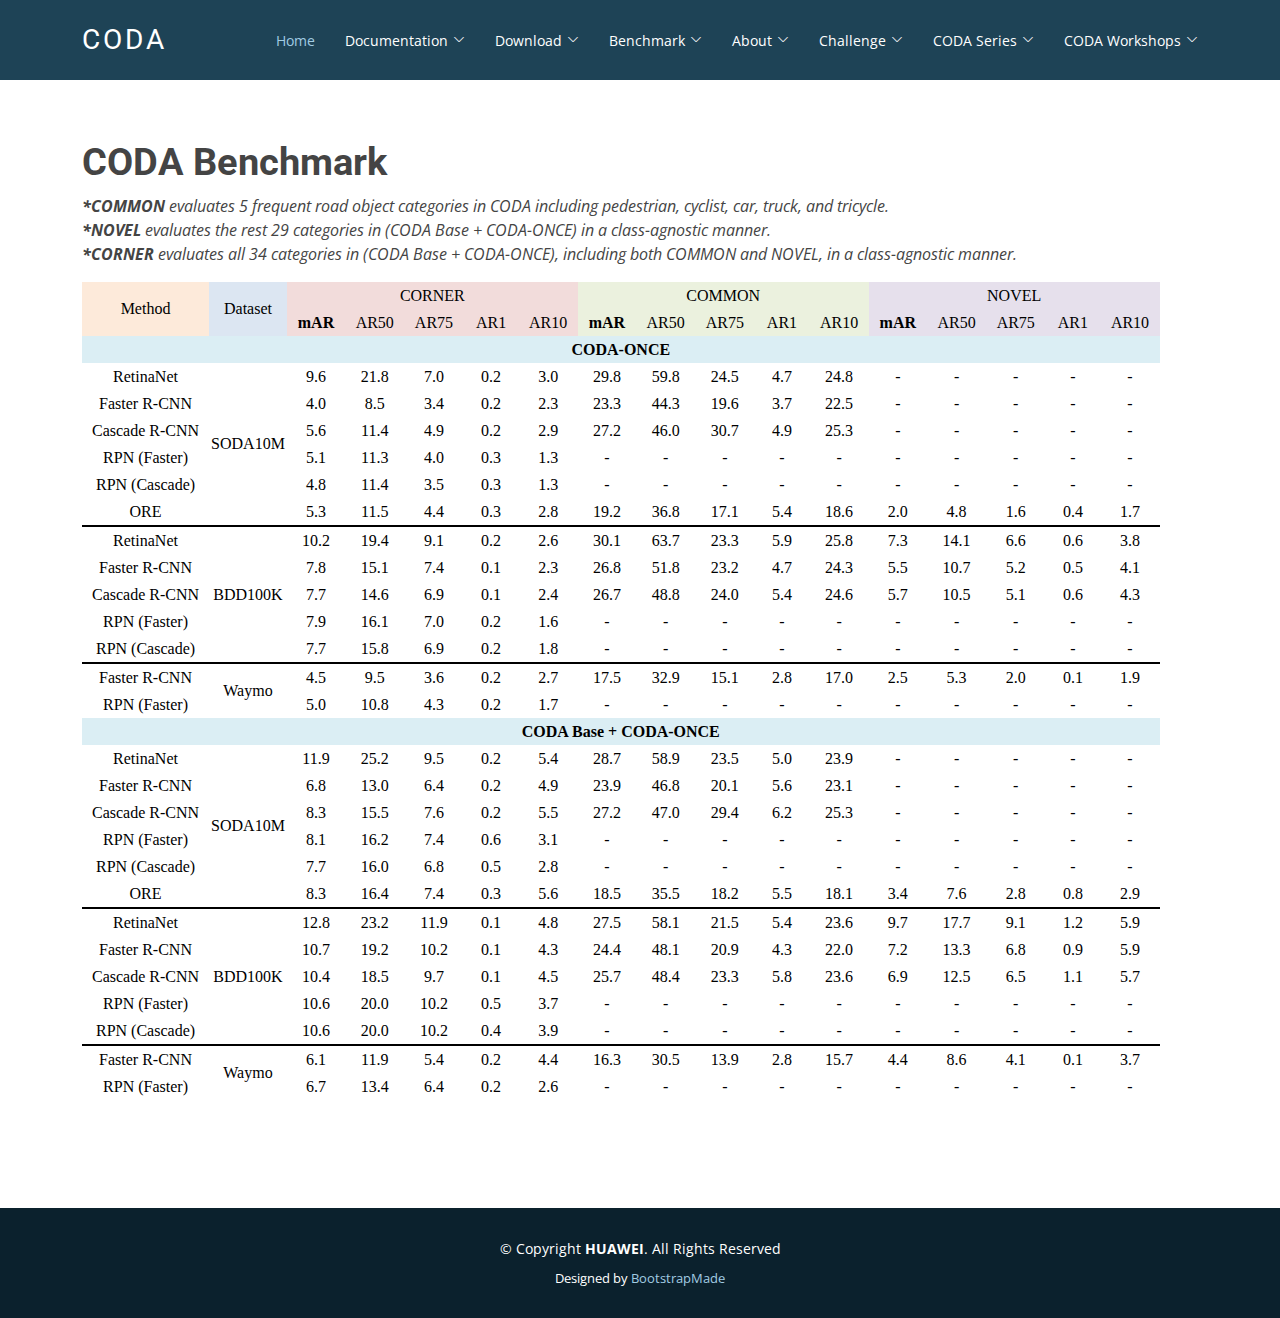
<file: benchmark.html>
<!DOCTYPE html> 
<html lang="en"> 
    <head> 
        <meta http-equiv="Content-Type" content="text/html; charset=UTF-8"> 
        <meta content="width=device-width, initial-scale=1.0" name="viewport"> 
        <title>CODA-Benchmark</title>         
        <meta content="" name="description"> 
        <meta content="" name="keywords"> 
        <!-- Favicons -->         
        <link href="assets/img/favicon.png" rel="icon"> 
        <link href="assets/img/apple-touch-icon.png" rel="apple-touch-icon"> 
        <!-- Google Fonts -->         
        <link href="https://fonts.googleapis.com/css?family=Open+Sans:300,300i,400,400i,600,600i,700,700i|Roboto:300,300i,400,400i,500,500i,700,700i&display=swap" rel="stylesheet"> 
        <!-- Vendor CSS Files -->         
        <link href="assets/vendor/animate.css/animate.min.css" rel="stylesheet"> 
        <link href="assets/vendor/aos/aos.css" rel="stylesheet"> 
        <link href="assets/vendor/bootstrap/css/bootstrap.min.css" rel="stylesheet"> 
        <link href="assets/vendor/bootstrap-icons/bootstrap-icons.css" rel="stylesheet"> 
        <link href="assets/vendor/boxicons/css/boxicons.min.css" rel="stylesheet"> 
        <link href="assets/vendor/glightbox/css/glightbox.min.css" rel="stylesheet"> 
        <link href="assets/vendor/swiper/swiper-bundle.min.css" rel="stylesheet"> 
        <!-- Template Main CSS File -->         
        <link href="assets/css/style_benchmark.css" rel="stylesheet"> 
        <!-- =======================================================
        * Template Name: Moderna - v4.2.0
        * Template URL: https://bootstrapmade.com/free-bootstrap-template-corporate-moderna/
        * Author: BootstrapMade.com
        * License: https://bootstrapmade.com/license/
        ======================================================== -->         
    </head>     
    <body> 
        <!-- ======= Header ======= -->         
        <header id="header" class="fixed-top d-flex align-items-center "> 
            <div class="container d-flex justify-content-between align-items-center"> 
                <div class="logo"> 
                    <h1 class="text-light"><a href="index.html"><span>CODA</span></a></h1> 
                    <!-- Uncomment below if you prefer to use an image logo -->                     
                    <!-- <a href="index.html"><img src="assets/img/logo.png" alt="" class="img-fluid"></a>-->                     
                </div>                 
                <nav id="navbar" class="navbar"> 
                    <ul> 
                        <li>
                            <a class="active" href="index.html">Home</a>
                        </li>                         
                        <li class="dropdown">
                            <a href="documentation.html"><span>Documentation</span> <i class="bi bi-chevron-down"></i></a>
                            <ul> 
                                <li>
                                    <a href="documentation.html#data_usage">Data Usage</a>
                                </li>                                 
                                <li>
                                    <a href="documentation.html#data_format">Data Format</a>
                                </li>                                 
                                <li>
                                    <a href="documentation.html#data_annotation">Data Annotation</a>
                                </li>
                            </ul>                             
                        </li>                         
                        <li class="dropdown">
                            <a href="download.html"><span>Download</span> <i class="bi bi-chevron-down"></i></a>
                            <ul>
                                <li>
                                    <a href="download.html#instructions">Instructions</a>
                                </li>
                                <li>
                                    <a href="download.html#link">Links</a>
                                </li>                                 
                            </ul>                             
                        </li>                         
                        <li class="dropdown">
                            <a href="benchmark.html"><span>Benchmark</span> <i class="bi bi-chevron-down"></i></a> 
                            <ul> 
                                <li>
                                    <a href="benchmark.html#benchmark">CODA Benchmark</a>
                                </li>                                 
                            </ul>                             
                        </li>                         
                        <li class="dropdown">
                            <a href="about.html"><span>About</span> <i class="bi bi-chevron-down"></i></a>
                            <ul> 
                                <li>
                                    <a href="about.html#team">Team</a>
                                </li>                                 
                                <li>
                                    <a href="about.html#terms_of_use">Terms of Use</a>
                                </li>
                            </ul>                             
                        </li>          
                        <li class="dropdown">
                            <a href="challenge.html"><span>Challenge</span> <i class="bi bi-chevron-down"></i></a>
                            <ul> 
                                <li>
                                    <a href="challenge.html#challenge">Challenge</a>
                                </li>                                 
                            </ul>                             
                        </li>
                        <li class="dropdown">
                            <a href="index.html"><span>CODA Series</span> <i class="bi bi-chevron-down"></i></a>
                            <ul> 
                                <li>
                                    <a href="./index.html">CODA</a>
                                </li>
                                <li>
                                    <a href="./coda-lm/index.html">CODA-LM</a>
                                </li>                                 
                            </ul>                             
                        </li>         
                        <li class="dropdown">
                            <a href="index.html"><span>CODA Workshops</span> <i class="bi bi-chevron-down"></i></a>
                            <ul> 
                                <li>
                                    <a href="./w-coda2024/index.html">ECCV 2024</a>
                                </li>
                                <li>
                                    <a href="https://sslad2022.github.io/">ECCV 2022</a>
                                </li>
                                <li>
                                    <a href="https://sslad2021.github.io/">ICCV 2021</a>
                                </li>                                 
                            </ul>
                        </li>
                    </ul>                     
                    <i class="bi bi-list mobile-nav-toggle"></i> 
                </nav>
                <!-- .navbar -->                 
            </div>             
        </header>
        <!-- End Header -->         
        <main id="main"> 
            <!-- ======= Our Services Section ======= -->             
            <!-- End Our Services Section -->             
            <!-- ======= Services Section ======= -->             
            <section class="features"> 
                <div class="container">
                    <div class="row aos-init aos-animate" data-aos="fade-up"> 
                    </div>                     
                    <span class="anchor" id="benchmark"></span>
                    <h3><b>CODA Benchmark</b></h3>
                    <p class="fst-italic"> 
                    <b>*COMMON</b> evaluates 5 frequent road object categories in CODA including pedestrian, cyclist, car, truck, and tricycle.</br>
                    <b>*NOVEL</b> evaluates the rest 29 categories in (CODA Base + CODA-ONCE) in a class-agnostic manner.</br>
                    <b>*CORNER</b> evaluates all 34 categories in (CODA Base + CODA-ONCE), including both COMMON and NOVEL, in a class-agnostic manner.</br>
                    </p>
    <!-- hline -->                
    <table cellspacing="0" border="0" border-collapse: collapse;>
    <colgroup width="193"></colgroup>
    <colgroup span="17" width="80"></colgroup>
    <tbody>
    <tr>
        <td width="60" rowspan=2 align="center" valign=middle bgcolor="#FDEADA"><font face="Arial Unicode MS" color="#000000">Method</font></td>
        <td width="60" rowspan=2 align="center" valign=middle bgcolor="#DCE6F2"><font face="Arial Unicode MS" color="#000000">Dataset</font></td>
        <td colspan=5 align="center" valign=middle bgcolor="#F2DCDB"><font face="Arial Unicode MS" color="#000000">CORNER</font></td>
        <td colspan=5 align="center" valign=middle bgcolor="#EBF1DE"><font face="Arial Unicode MS" color="#000000">COMMON</font></td>
        <td colspan=5 align="center" valign=middle bgcolor="#E6E0EC"><font face="Arial Unicode MS" color="#000000">NOVEL</font></td>
    </tr>
    <tr>
        <td align="center" valign=middle bgcolor="#F2DCDB"><font face="Arial Unicode MS" color="#000000"><b>mAR</b></font></td>
        <td align="center" valign=middle bgcolor="#F2DCDB"><font face="Arial Unicode MS" color="#000000">AR50</font></td>
        <td align="center" valign=middle bgcolor="#F2DCDB"><font face="Arial Unicode MS" color="#000000">AR75</font></td>
        <td align="center" valign=middle bgcolor="#F2DCDB"><font face="Arial Unicode MS" color="#000000">AR1</font></td>
        <td align="center" valign=middle bgcolor="#F2DCDB"><font face="Arial Unicode MS" color="#000000">AR10</font></td>
        <td align="center" valign=middle bgcolor="#EBF1DE"><font face="Arial Unicode MS" color="#000000"><b>mAR</b></font></td>
        <td align="center" valign=middle bgcolor="#EBF1DE"><font face="Arial Unicode MS" color="#000000">AR50</font></td>
        <td align="center" valign=middle bgcolor="#EBF1DE"><font face="Arial Unicode MS" color="#000000">AR75</font></td>
        <td align="center" valign=middle bgcolor="#EBF1DE"><font face="Arial Unicode MS" color="#000000">AR1</font></td>
        <td align="center" valign=middle bgcolor="#EBF1DE"><font face="Arial Unicode MS" color="#000000">AR10</font></td>
        <td align="center" valign=middle bgcolor="#E6E0EC"><font face="Arial Unicode MS" color="#000000"><b>mAR</b></font></td>
        <td align="center" valign=middle bgcolor="#E6E0EC"><font face="Arial Unicode MS" color="#000000">AR50</font></td>
        <td align="center" valign=middle bgcolor="#E6E0EC"><font face="Arial Unicode MS" color="#000000">AR75</font></td>
        <td align="center" valign=middle bgcolor="#E6E0EC"><font face="Arial Unicode MS" color="#000000">AR1</font></td>
        <td align="center" valign=middle bgcolor="#E6E0EC"><font face="Arial Unicode MS" color="#000000">AR10</font></td>
        </tr>
    
    <!-- hline -->

    <tr>
        <td colspan=17 height="20" align="center" valign=middle bgcolor="#DBEEF4"><b><font face="Arial Unicode MS" color="#000000">CODA-ONCE</font></b></td>
    </tr>
    <tr>
        <td align="center" valign=middle><font face="Arial Unicode MS" color="#000000">RetinaNet</font></td>
        <td rowspan=6 align="center" valign=middle><font face="Arial Unicode MS" color="#000000">SODA10M</font></td>
        <td align="center" valign=middle sdval="9.6" sdnum="1033;0;0.00"><font face="Arial Unicode MS" color="#000000">9.6</font></td>
        <td align="center" valign=middle sdval="21.8" sdnum="1033;0;0.00"><font face="Arial Unicode MS" color="#000000">21.8</font></td>
        <td align="center" valign=middle sdval="7.0" sdnum="1033;0;0.00"><font face="Arial Unicode MS" color="#000000">7.0</font></td>
        <td align="center" valign=middle sdval="0.2" sdnum="1033;0;0.00"><font face="Arial Unicode MS" color="#000000">0.2</font></td>
        <td align="center" valign=middle sdval="3.0" sdnum="1033;0;0.00"><font face="Arial Unicode MS" color="#000000">3.0</font></td>
        <td align="center" valign=middle sdval="29.8" sdnum="1033;0;0.00"><font face="Arial Unicode MS" color="#000000">29.8</font></td>
        <td align="center" valign=middle sdval="59.8" sdnum="1033;0;0.00"><font face="Arial Unicode MS" color="#000000">59.8</font></td>
        <td align="center" valign=middle sdval="24.5" sdnum="1033;0;0.00"><font face="Arial Unicode MS" color="#000000">24.5</font></td>
        <td align="center" valign=middle sdval="4.7" sdnum="1033;0;0.00"><font face="Arial Unicode MS" color="#000000">4.7</font></td>
        <td align="center" valign=middle sdval="24.8" sdnum="1033;0;0.00"><font face="Arial Unicode MS" color="#000000">24.8</font></td>
        <td align="center" valign=middle sdval="-" sdnum="1033;0;0.00"><font face="Arial Unicode MS" color="#000000">-</font></td>
        <td align="center" valign=middle sdval="-" sdnum="1033;0;0.00"><font face="Arial Unicode MS" color="#000000">-</font></td>
        <td align="center" valign=middle sdval="-" sdnum="1033;0;0.00"><font face="Arial Unicode MS" color="#000000">-</font></td>
        <td align="center" valign=middle sdval="-" sdnum="1033;0;0.00"><font face="Arial Unicode MS" color="#000000">-</font></td>
        <td align="center" valign=middle sdval="-" sdnum="1033;0;0.00"><font face="Arial Unicode MS" color="#000000">-</font></td>
    </tr>
    <tr>
        <td align="center" valign=middle><font face="Arial Unicode MS" color="#000000">Faster R-CNN</font></td>
         <td align="center" valign=middle sdval="4.0" sdnum="1033;0;0.00"><font face="Arial Unicode MS" color="#000000">4.0</font></td>
        <td align="center" valign=middle sdval="8.5" sdnum="1033;0;0.00"><font face="Arial Unicode MS" color="#000000">8.5</font></td>
        <td align="center" valign=middle sdval="3.4" sdnum="1033;0;0.00"><font face="Arial Unicode MS" color="#000000">3.4</font></td>
        <td align="center" valign=middle sdval="0.2" sdnum="1033;0;0.00"><font face="Arial Unicode MS" color="#000000">0.2</font></td>
        <td align="center" valign=middle sdval="2.3" sdnum="1033;0;0.00"><font face="Arial Unicode MS" color="#000000">2.3</font></td>
        <td align="center" valign=middle sdval="23.3" sdnum="1033;0;0.00"><font face="Arial Unicode MS" color="#000000">23.3</font></td>
        <td align="center" valign=middle sdval="44.3" sdnum="1033;0;0.00"><font face="Arial Unicode MS" color="#000000">44.3</font></td>
        <td align="center" valign=middle sdval="19.6" sdnum="1033;0;0.00"><font face="Arial Unicode MS" color="#000000">19.6</font></td>
        <td align="center" valign=middle sdval="3.7" sdnum="1033;0;0.00"><font face="Arial Unicode MS" color="#000000">3.7</font></td>
        <td align="center" valign=middle sdval="22.5" sdnum="1033;0;0.00"><font face="Arial Unicode MS" color="#000000">22.5</font></td>
        <td align="center" valign=middle sdval="-" sdnum="1033;0;0.00"><font face="Arial Unicode MS" color="#000000">-</font></td>
        <td align="center" valign=middle sdval="-" sdnum="1033;0;0.00"><font face="Arial Unicode MS" color="#000000">-</font></td>
        <td align="center" valign=middle sdval="-" sdnum="1033;0;0.00"><font face="Arial Unicode MS" color="#000000">-</font></td>
        <td align="center" valign=middle sdval="-" sdnum="1033;0;0.00"><font face="Arial Unicode MS" color="#000000">-</font></td>
        <td align="center" valign=middle sdval="-" sdnum="1033;0;0.00"><font face="Arial Unicode MS" color="#000000">-</font></td>
    </tr>
    <tr>
        <td width="50" align="center" valign=middle><font face="Arial Unicode MS" color="#000000">Cascade R-CNN</font></td>
         <td align="center" valign=middle sdval="5.6" sdnum="1033;0;0.00"><font face="Arial Unicode MS" color="#000000">5.6</font></td>
        <td align="center" valign=middle sdval="11.4" sdnum="1033;0;0.00"><font face="Arial Unicode MS" color="#000000">11.4</font></td>
        <td align="center" valign=middle sdval="4.9" sdnum="1033;0;0.00"><font face="Arial Unicode MS" color="#000000">4.9</font></td>
        <td align="center" valign=middle sdval="0.2" sdnum="1033;0;0.00"><font face="Arial Unicode MS" color="#000000">0.2</font></td>
        <td align="center" valign=middle sdval="2.9" sdnum="1033;0;0.00"><font face="Arial Unicode MS" color="#000000">2.9</font></td>
        <td align="center" valign=middle sdval="27.2" sdnum="1033;0;0.00"><font face="Arial Unicode MS" color="#000000">27.2</font></td>
        <td align="center" valign=middle sdval="46.0" sdnum="1033;0;0.00"><font face="Arial Unicode MS" color="#000000">46.0</font></td>
        <td align="center" valign=middle sdval="30.7" sdnum="1033;0;0.00"><font face="Arial Unicode MS" color="#000000">30.7</font></td>
        <td align="center" valign=middle sdval="4.9" sdnum="1033;0;0.00"><font face="Arial Unicode MS" color="#000000">4.9</font></td>
        <td align="center" valign=middle sdval="25.3" sdnum="1033;0;0.00"><font face="Arial Unicode MS" color="#000000">25.3</font></td>
        <td align="center" valign=middle sdval="-" sdnum="1033;0;0.00"><font face="Arial Unicode MS" color="#000000">-</font></td>
        <td align="center" valign=middle sdval="-" sdnum="1033;0;0.00"><font face="Arial Unicode MS" color="#000000">-</font></td>
        <td align="center" valign=middle sdval="-" sdnum="1033;0;0.00"><font face="Arial Unicode MS" color="#000000">-</font></td>
        <td align="center" valign=middle sdval="-" sdnum="1033;0;0.00"><font face="Arial Unicode MS" color="#000000">-</font></td>
        <td align="center" valign=middle sdval="-" sdnum="1033;0;0.00"><font face="Arial Unicode MS" color="#000000">-</font></td>
    </tr>
    <tr>
        <td width="50" align="center" valign=middle><font face="Arial Unicode MS" color="#000000">RPN (Faster)</font></td>
        <td align="center" valign=middle sdval="5.1" sdnum="1033;0;0.00"><font face="Arial Unicode MS" color="#000000">5.1</font></td>
        <td align="center" valign=middle sdval="11.3" sdnum="1033;0;0.00"><font face="Arial Unicode MS" color="#000000">11.3</font></td>
        <td align="center" valign=middle sdval="4.0" sdnum="1033;0;0.00"><font face="Arial Unicode MS" color="#000000">4.0</font></td>
        <td align="center" valign=middle sdval="0.3" sdnum="1033;0;0.00"><font face="Arial Unicode MS" color="#000000">0.3</font></td>
        <td align="center" valign=middle sdval="1.3" sdnum="1033;0;0.00"><font face="Arial Unicode MS" color="#000000">1.3</font></td>
        <td align="center" valign=middle sdval="-" sdnum="1033;0;0.00"><font face="Arial Unicode MS" color="#000000">-</font></td>
        <td align="center" valign=middle sdval="-" sdnum="1033;0;0.00"><font face="Arial Unicode MS" color="#000000">-</font></td>
        <td align="center" valign=middle sdval="-" sdnum="1033;0;0.00"><font face="Arial Unicode MS" color="#000000">-</font></td>
        <td align="center" valign=middle sdval="-" sdnum="1033;0;0.00"><font face="Arial Unicode MS" color="#000000">-</font></td>
        <td align="center" valign=middle sdval="-" sdnum="1033;0;0.00"><font face="Arial Unicode MS" color="#000000">-</font></td><td align="center" valign=middle sdval="-" sdnum="1033;0;0.00"><font face="Arial Unicode MS" color="#000000">-</font></td>
        <td align="center" valign=middle sdval="-" sdnum="1033;0;0.00"><font face="Arial Unicode MS" color="#000000">-</font></td>
        <td align="center" valign=middle sdval="-" sdnum="1033;0;0.00"><font face="Arial Unicode MS" color="#000000">-</font></td>
        <td align="center" valign=middle sdval="-" sdnum="1033;0;0.00"><font face="Arial Unicode MS" color="#000000">-</font></td>
        <td align="center" valign=middle sdval="-" sdnum="1033;0;0.00"><font face="Arial Unicode MS" color="#000000">-</font></td>
    </tr>
    <tr>
        <td width="50" align="center" valign=middle><font face="Arial Unicode MS" color="#000000">RPN (Cascade)</font></td>
        <td align="center" valign=middle sdval="4.8" sdnum="1033;0;0.00"><font face="Arial Unicode MS" color="#000000">4.8</font></td>
        <td align="center" valign=middle sdval="11.4" sdnum="1033;0;0.00"><font face="Arial Unicode MS" color="#000000">11.4</font></td>
        <td align="center" valign=middle sdval="3.5" sdnum="1033;0;0.00"><font face="Arial Unicode MS" color="#000000">3.5</font></td>
        <td align="center" valign=middle sdval="0.3" sdnum="1033;0;0.00"><font face="Arial Unicode MS" color="#000000">0.3</font></td>
        <td align="center" valign=middle sdval="1.3" sdnum="1033;0;0.00"><font face="Arial Unicode MS" color="#000000">1.3</font></td>
        <td align="center" valign=middle sdval="-" sdnum="1033;0;0.00"><font face="Arial Unicode MS" color="#000000">-</font></td>
        <td align="center" valign=middle sdval="-" sdnum="1033;0;0.00"><font face="Arial Unicode MS" color="#000000">-</font></td>
        <td align="center" valign=middle sdval="-" sdnum="1033;0;0.00"><font face="Arial Unicode MS" color="#000000">-</font></td>
        <td align="center" valign=middle sdval="-" sdnum="1033;0;0.00"><font face="Arial Unicode MS" color="#000000">-</font></td>
        <td align="center" valign=middle sdval="-" sdnum="1033;0;0.00"><font face="Arial Unicode MS" color="#000000">-</font></td><td align="center" valign=middle sdval="-" sdnum="1033;0;0.00"><font face="Arial Unicode MS" color="#000000">-</font></td>
        <td align="center" valign=middle sdval="-" sdnum="1033;0;0.00"><font face="Arial Unicode MS" color="#000000">-</font></td>
        <td align="center" valign=middle sdval="-" sdnum="1033;0;0.00"><font face="Arial Unicode MS" color="#000000">-</font></td>
        <td align="center" valign=middle sdval="-" sdnum="1033;0;0.00"><font face="Arial Unicode MS" color="#000000">-</font></td>
        <td align="center" valign=middle sdval="-" sdnum="1033;0;0.00"><font face="Arial Unicode MS" color="#000000">-</font></td>
    </tr>
    <tr>
        <td width="50" align="center" valign=middle><font face="Arial Unicode MS" color="#000000">ORE</font></td>
        <td align="center" valign=middle sdval="5.3" sdnum="1033;0;0.00"><font face="Arial Unicode MS" color="#000000">5.3</font></td>
        <td align="center" valign=middle sdval="11.5" sdnum="1033;0;0.00"><font face="Arial Unicode MS" color="#000000">11.5</font></td>
        <td align="center" valign=middle sdval="4.4" sdnum="1033;0;0.00"><font face="Arial Unicode MS" color="#000000">4.4</font></td>
        <td align="center" valign=middle sdval="0.3" sdnum="1033;0;0.00"><font face="Arial Unicode MS" color="#000000">0.3</font></td>
        <td align="center" valign=middle sdval="2.8" sdnum="1033;0;0.00"><font face="Arial Unicode MS" color="#000000">2.8</font></td>
        <td align="center" valign=middle sdval="19.2" sdnum="1033;0;0.00"><font face="Arial Unicode MS" color="#000000">19.2</font></td>
        <td align="center" valign=middle sdval="36.8" sdnum="1033;0;0.00"><font face="Arial Unicode MS" color="#000000">36.8</font></td>
        <td align="center" valign=middle sdval="17.1" sdnum="1033;0;0.00"><font face="Arial Unicode MS" color="#000000">17.1</font></td>
        <td align="center" valign=middle sdval="5.4" sdnum="1033;0;0.00"><font face="Arial Unicode MS" color="#000000">5.4</font></td>
        <td align="center" valign=middle sdval="18.6" sdnum="1033;0;0.00"><font face="Arial Unicode MS" color="#000000">18.6</font></td><td align="center" valign=middle sdval="2.0" sdnum="1033;0;0.00"><font face="Arial Unicode MS" color="#000000">2.0</font></td>
        <td align="center" valign=middle sdval="4.8" sdnum="1033;0;0.00"><font face="Arial Unicode MS" color="#000000">4.8</font></td>
        <td align="center" valign=middle sdval="1.6" sdnum="1033;0;0.00"><font face="Arial Unicode MS" color="#000000">1.6</font></td>
        <td align="center" valign=middle sdval="0.4" sdnum="1033;0;0.00"><font face="Arial Unicode MS" color="#000000">0.4</font></td>
        <td align="center" valign=middle sdval="1.7" sdnum="1033;0;0.00"><font face="Arial Unicode MS" color="#000000">1.7</font></td>
    </tr>
    <tr style="background:#000000;height:1px;width:100%">
        <td colspan=17 height="1px;"></td>
    </tr>
    
    <!-- hline -->
    
    <tr>
        <td align="center" valign=middle><font face="Arial Unicode MS" color="#000000">RetinaNet</font></td>
        <td rowspan=5 align="center" valign=middle><font face="Arial Unicode MS" color="#000000">BDD100K</font></td>
        <td align="center" valign=middle sdval="10.2" sdnum="1033;0;0.00"><font face="Arial Unicode MS" color="#000000">10.2</font></td>
        <td align="center" valign=middle sdval="19.4" sdnum="1033;0;0.00"><font face="Arial Unicode MS" color="#000000">19.4</font></td>
        <td align="center" valign=middle sdval="9.1" sdnum="1033;0;0.00"><font face="Arial Unicode MS" color="#000000">9.1</font></td>
        <td align="center" valign=middle sdval="0.2" sdnum="1033;0;0.00"><font face="Arial Unicode MS" color="#000000">0.2</font></td>
        <td align="center" valign=middle sdval="2.6" sdnum="1033;0;0.00"><font face="Arial Unicode MS" color="#000000">2.6</font></td>
        <td align="center" valign=middle sdval="30.1" sdnum="1033;0;0.00"><font face="Arial Unicode MS" color="#000000">30.1</font></td>
        <td align="center" valign=middle sdval="63.7" sdnum="1033;0;0.00"><font face="Arial Unicode MS" color="#000000">63.7</font></td>
        <td align="center" valign=middle sdval="23.3" sdnum="1033;0;0.00"><font face="Arial Unicode MS" color="#000000">23.3</font></td>
        <td align="center" valign=middle sdval="5.9" sdnum="1033;0;0.00"><font face="Arial Unicode MS" color="#000000">5.9</font></td>
        <td align="center" valign=middle sdval="25.8" sdnum="1033;0;0.00"><font face="Arial Unicode MS" color="#000000">25.8</font></td>
        <td align="center" valign=middle sdval="7.3" sdnum="1033;0;0.00"><font face="Arial Unicode MS" color="#000000">7.3</font></td>
        <td align="center" valign=middle sdval="14.1" sdnum="1033;0;0.00"><font face="Arial Unicode MS" color="#000000">14.1</font></td>
        <td align="center" valign=middle sdval="6.6" sdnum="1033;0;0.00"><font face="Arial Unicode MS" color="#000000">6.6</font></td>
        <td align="center" valign=middle sdval="0.6" sdnum="1033;0;0.00"><font face="Arial Unicode MS" color="#000000">0.6</font></td>
        <td align="center" valign=middle sdval="3.8" sdnum="1033;0;0.00"><font face="Arial Unicode MS" color="#000000">3.8</font></td>
    </tr>
    <tr>
        <td align="center" valign=middle><font face="Arial Unicode MS" color="#000000">Faster R-CNN</font></td>
        <td align="center" valign=middle sdval="7.8" sdnum="1033;0;0.00"><font face="Arial Unicode MS" color="#000000">7.8</font></td>
        <td align="center" valign=middle sdval="15.1" sdnum="1033;0;0.00"><font face="Arial Unicode MS" color="#000000">15.1</font></td>
        <td align="center" valign=middle sdval="7.4" sdnum="1033;0;0.00"><font face="Arial Unicode MS" color="#000000">7.4</font></td>
        <td align="center" valign=middle sdval="0.1" sdnum="1033;0;0.00"><font face="Arial Unicode MS" color="#000000">0.1</font></td>
        <td align="center" valign=middle sdval="2.3" sdnum="1033;0;0.00"><font face="Arial Unicode MS" color="#000000">2.3</font></td>
        <td align="center" valign=middle sdval="26.8" sdnum="1033;0;0.00"><font face="Arial Unicode MS" color="#000000">26.8</font></td>
        <td align="center" valign=middle sdval="51.8" sdnum="1033;0;0.00"><font face="Arial Unicode MS" color="#000000">51.8</font></td>
        <td align="center" valign=middle sdval="23.2" sdnum="1033;0;0.00"><font face="Arial Unicode MS" color="#000000">23.2</font></td>
        <td align="center" valign=middle sdval="4.7" sdnum="1033;0;0.00"><font face="Arial Unicode MS" color="#000000">4.7</font></td>
        <td align="center" valign=middle sdval="24.3" sdnum="1033;0;0.00"><font face="Arial Unicode MS" color="#000000">24.3</font></td>
        <td align="center" valign=middle sdval="5.5" sdnum="1033;0;0.00"><font face="Arial Unicode MS" color="#000000">5.5</font></td>
        <td align="center" valign=middle sdval="10.7" sdnum="1033;0;0.00"><font face="Arial Unicode MS" color="#000000">10.7</font></td>
        <td align="center" valign=middle sdval="5.2" sdnum="1033;0;0.00"><font face="Arial Unicode MS" color="#000000">5.2</font></td>
        <td align="center" valign=middle sdval="0.5" sdnum="1033;0;0.00"><font face="Arial Unicode MS" color="#000000">0.5</font></td>
        <td align="center" valign=middle sdval="4.1" sdnum="1033;0;0.00"><font face="Arial Unicode MS" color="#000000">4.1</font></td>
    </tr>
    <tr>
        <td align="center" valign=middle><font face="Arial Unicode MS" color="#000000">Cascade R-CNN</font></td>
        <td align="center" valign=middle sdval="7.7" sdnum="1033;0;0.00"><font face="Arial Unicode MS" color="#000000">7.7</font></td>
        <td align="center" valign=middle sdval="14.6" sdnum="1033;0;0.00"><font face="Arial Unicode MS" color="#000000">14.6</font></td>
        <td align="center" valign=middle sdval="6.9" sdnum="1033;0;0.00"><font face="Arial Unicode MS" color="#000000">6.9</font></td>
        <td align="center" valign=middle sdval="0.1" sdnum="1033;0;0.00"><font face="Arial Unicode MS" color="#000000">0.1</font></td>
        <td align="center" valign=middle sdval="2.4" sdnum="1033;0;0.00"><font face="Arial Unicode MS" color="#000000">2.4</font></td>
        <td align="center" valign=middle sdval="26.7" sdnum="1033;0;0.00"><font face="Arial Unicode MS" color="#000000">26.7</font></td>
        <td align="center" valign=middle sdval="48.8" sdnum="1033;0;0.00"><font face="Arial Unicode MS" color="#000000">48.8</font></td>
        <td align="center" valign=middle sdval="24.0" sdnum="1033;0;0.00"><font face="Arial Unicode MS" color="#000000">24.0</font></td>
        <td align="center" valign=middle sdval="5.4" sdnum="1033;0;0.00"><font face="Arial Unicode MS" color="#000000">5.4</font></td>
        <td align="center" valign=middle sdval="24.6" sdnum="1033;0;0.00"><font face="Arial Unicode MS" color="#000000">24.6</font></td>
        <td align="center" valign=middle sdval="5.7" sdnum="1033;0;0.00"><font face="Arial Unicode MS" color="#000000">5.7</font></td>
        <td align="center" valign=middle sdval="10.5" sdnum="1033;0;0.00"><font face="Arial Unicode MS" color="#000000">10.5</font></td>
        <td align="center" valign=middle sdval="5.1" sdnum="1033;0;0.00"><font face="Arial Unicode MS" color="#000000">5.1</font></td>
        <td align="center" valign=middle sdval="0.6" sdnum="1033;0;0.00"><font face="Arial Unicode MS" color="#000000">0.6</font></td>
        <td align="center" valign=middle sdval="4.3" sdnum="1033;0;0.00"><font face="Arial Unicode MS" color="#000000">4.3</font></td>
    </tr>
    <tr>
        <td width="50" align="center" valign=middle><font face="Arial Unicode MS" color="#000000">RPN (Faster)</font></td>
        <td align="center" valign=middle sdval="7.9" sdnum="1033;0;0.00"><font face="Arial Unicode MS" color="#000000">7.9</font></td>
        <td align="center" valign=middle sdval="16.1" sdnum="1033;0;0.00"><font face="Arial Unicode MS" color="#000000">16.1</font></td>
        <td align="center" valign=middle sdval="7.0" sdnum="1033;0;0.00"><font face="Arial Unicode MS" color="#000000">7.0</font></td>
        <td align="center" valign=middle sdval="0.2" sdnum="1033;0;0.00"><font face="Arial Unicode MS" color="#000000">0.2</font></td>
        <td align="center" valign=middle sdval="1.6" sdnum="1033;0;0.00"><font face="Arial Unicode MS" color="#000000">1.6</font></td>
        <td align="center" valign=middle sdval="-" sdnum="1033;0;0.00"><font face="Arial Unicode MS" color="#000000">-</font></td>
        <td align="center" valign=middle sdval="-" sdnum="1033;0;0.00"><font face="Arial Unicode MS" color="#000000">-</font></td>
        <td align="center" valign=middle sdval="-" sdnum="1033;0;0.00"><font face="Arial Unicode MS" color="#000000">-</font></td>
        <td align="center" valign=middle sdval="-" sdnum="1033;0;0.00"><font face="Arial Unicode MS" color="#000000">-</font></td>
        <td align="center" valign=middle sdval="-" sdnum="1033;0;0.00"><font face="Arial Unicode MS" color="#000000">-</font></td><td align="center" valign=middle sdval="-" sdnum="1033;0;0.00"><font face="Arial Unicode MS" color="#000000">-</font></td>
        <td align="center" valign=middle sdval="-" sdnum="1033;0;0.00"><font face="Arial Unicode MS" color="#000000">-</font></td>
        <td align="center" valign=middle sdval="-" sdnum="1033;0;0.00"><font face="Arial Unicode MS" color="#000000">-</font></td>
        <td align="center" valign=middle sdval="-" sdnum="1033;0;0.00"><font face="Arial Unicode MS" color="#000000">-</font></td>
        <td align="center" valign=middle sdval="-" sdnum="1033;0;0.00"><font face="Arial Unicode MS" color="#000000">-</font></td>
    </tr>
    <tr>
        <td width="50" align="center" valign=middle><font face="Arial Unicode MS" color="#000000">RPN (Cascade)</font></td>
        <td align="center" valign=middle sdval="7.7" sdnum="1033;0;0.00"><font face="Arial Unicode MS" color="#000000">7.7</font></td>
        <td align="center" valign=middle sdval="15.8" sdnum="1033;0;0.00"><font face="Arial Unicode MS" color="#000000">15.8</font></td>
        <td align="center" valign=middle sdval="6.9" sdnum="1033;0;0.00"><font face="Arial Unicode MS" color="#000000">6.9</font></td>
        <td align="center" valign=middle sdval="0.2" sdnum="1033;0;0.00"><font face="Arial Unicode MS" color="#000000">0.2</font></td>
        <td align="center" valign=middle sdval="1.8" sdnum="1033;0;0.00"><font face="Arial Unicode MS" color="#000000">1.8</font></td>
        <td align="center" valign=middle sdval="-" sdnum="1033;0;0.00"><font face="Arial Unicode MS" color="#000000">-</font></td>
        <td align="center" valign=middle sdval="-" sdnum="1033;0;0.00"><font face="Arial Unicode MS" color="#000000">-</font></td>
        <td align="center" valign=middle sdval="-" sdnum="1033;0;0.00"><font face="Arial Unicode MS" color="#000000">-</font></td>
        <td align="center" valign=middle sdval="-" sdnum="1033;0;0.00"><font face="Arial Unicode MS" color="#000000">-</font></td>
        <td align="center" valign=middle sdval="-" sdnum="1033;0;0.00"><font face="Arial Unicode MS" color="#000000">-</font></td><td align="center" valign=middle sdval="-" sdnum="1033;0;0.00"><font face="Arial Unicode MS" color="#000000">-</font></td>
        <td align="center" valign=middle sdval="-" sdnum="1033;0;0.00"><font face="Arial Unicode MS" color="#000000">-</font></td>
        <td align="center" valign=middle sdval="-" sdnum="1033;0;0.00"><font face="Arial Unicode MS" color="#000000">-</font></td>
        <td align="center" valign=middle sdval="-" sdnum="1033;0;0.00"><font face="Arial Unicode MS" color="#000000">-</font></td>
        <td align="center" valign=middle sdval="-" sdnum="1033;0;0.00"><font face="Arial Unicode MS" color="#000000">-</font></td>
    </tr>
    <tr style="background:#000000;height:1px;width:100%">
        <td colspan=17 height="1px;"></td>
    </tr>
    
    <!-- hline -->

    <tr>
        <td align="center" valign=middle><font face="Arial Unicode MS" color="#000000">Faster R-CNN</font></td>
        <td rowspan=2 align="center" valign=middle><font face="Arial Unicode MS" color="#000000">Waymo</font></td>
        <td align="center" valign=middle sdval="4.5" sdnum="1033;0;0.00"><font face="Arial Unicode MS" color="#000000">4.5</font></td>
        <td align="center" valign=middle sdval="9.5" sdnum="1033;0;0.00"><font face="Arial Unicode MS" color="#000000">9.5</font></td>
        <td align="center" valign=middle sdval="3.6" sdnum="1033;0;0.00"><font face="Arial Unicode MS" color="#000000">3.6</font></td>
        <td align="center" valign=middle sdval="0.2" sdnum="1033;0;0.00"><font face="Arial Unicode MS" color="#000000">0.2</font></td>
        <td align="center" valign=middle sdval="2.7" sdnum="1033;0;0.00"><font face="Arial Unicode MS" color="#000000">2.7</font></td>
        <td align="center" valign=middle sdval="17.5" sdnum="1033;0;0.00"><font face="Arial Unicode MS" color="#000000">17.5</font></td>
        <td align="center" valign=middle sdval="32.9" sdnum="1033;0;0.00"><font face="Arial Unicode MS" color="#000000">32.9</font></td>
        <td align="center" valign=middle sdval="15.1" sdnum="1033;0;0.00"><font face="Arial Unicode MS" color="#000000">15.1</font></td>
        <td align="center" valign=middle sdval="2.8" sdnum="1033;0;0.00"><font face="Arial Unicode MS" color="#000000">2.8</font></td>
        <td align="center" valign=middle sdval="17.0" sdnum="1033;0;0.00"><font face="Arial Unicode MS" color="#000000">17.0</font></td>
        <td align="center" valign=middle sdval="2.5" sdnum="1033;0;0.00"><font face="Arial Unicode MS" color="#000000">2.5</font></td>
        <td align="center" valign=middle sdval="5.3" sdnum="1033;0;0.00"><font face="Arial Unicode MS" color="#000000">5.3</font></td>
        <td align="center" valign=middle sdval="2.0" sdnum="1033;0;0.00"><font face="Arial Unicode MS" color="#000000">2.0</font></td>
        <td align="center" valign=middle sdval="0.1" sdnum="1033;0;0.00"><font face="Arial Unicode MS" color="#000000">0.1</font></td>
        <td align="center" valign=middle sdval="1.9" sdnum="1033;0;0.00"><font face="Arial Unicode MS" color="#000000">1.9</font></td>
    </tr>
    <tr>
        <td width="50" align="center" valign=middle><font face="Arial Unicode MS" color="#000000">RPN (Faster)</font></td>
        <td align="center" valign=middle sdval="5.0" sdnum="1033;0;0.00"><font face="Arial Unicode MS" color="#000000">5.0</font></td>
        <td align="center" valign=middle sdval="10.8" sdnum="1033;0;0.00"><font face="Arial Unicode MS" color="#000000">10.8</font></td>
        <td align="center" valign=middle sdval="4.3" sdnum="1033;0;0.00"><font face="Arial Unicode MS" color="#000000">4.3</font></td>
        <td align="center" valign=middle sdval="0.2" sdnum="1033;0;0.00"><font face="Arial Unicode MS" color="#000000">0.2</font></td>
        <td align="center" valign=middle sdval="1.7" sdnum="1033;0;0.00"><font face="Arial Unicode MS" color="#000000">1.7</font></td>
        <td align="center" valign=middle sdval="-" sdnum="1033;0;0.00"><font face="Arial Unicode MS" color="#000000">-</font></td>
        <td align="center" valign=middle sdval="-" sdnum="1033;0;0.00"><font face="Arial Unicode MS" color="#000000">-</font></td>
        <td align="center" valign=middle sdval="-" sdnum="1033;0;0.00"><font face="Arial Unicode MS" color="#000000">-</font></td>
        <td align="center" valign=middle sdval="-" sdnum="1033;0;0.00"><font face="Arial Unicode MS" color="#000000">-</font></td>
        <td align="center" valign=middle sdval="-" sdnum="1033;0;0.00"><font face="Arial Unicode MS" color="#000000">-</font></td><td align="center" valign=middle sdval="-" sdnum="1033;0;0.00"><font face="Arial Unicode MS" color="#000000">-</font></td>
        <td align="center" valign=middle sdval="-" sdnum="1033;0;0.00"><font face="Arial Unicode MS" color="#000000">-</font></td>
        <td align="center" valign=middle sdval="-" sdnum="1033;0;0.00"><font face="Arial Unicode MS" color="#000000">-</font></td>
        <td align="center" valign=middle sdval="-" sdnum="1033;0;0.00"><font face="Arial Unicode MS" color="#000000">-</font></td>
        <td align="center" valign=middle sdval="-" sdnum="1033;0;0.00"><font face="Arial Unicode MS" color="#000000">-</font></td>
    </tr>

    <!-- hline -->

    <tr>
        <td colspan=17 height="20" align="center" valign=middle bgcolor="#DBEEF4"><b><font face="Arial Unicode MS" color="#000000">CODA Base + CODA-ONCE</font></b></td>
    </tr>
    <tr>
        <td align="center" valign=middle><font face="Arial Unicode MS" color="#000000">RetinaNet</font></td>
        <td rowspan=6 align="center" valign=middle><font face="Arial Unicode MS" color="#000000">SODA10M</font></td>
        <td align="center" valign=middle sdval="11.9" sdnum="1033;0;0.00"><font face="Arial Unicode MS" color="#000000">11.9</font></td>
        <td align="center" valign=middle sdval="25.2" sdnum="1033;0;0.00"><font face="Arial Unicode MS" color="#000000">25.2</font></td>
        <td align="center" valign=middle sdval="9.5" sdnum="1033;0;0.00"><font face="Arial Unicode MS" color="#000000">9.5</font></td>
        <td align="center" valign=middle sdval="0.2" sdnum="1033;0;0.00"><font face="Arial Unicode MS" color="#000000">0.2</font></td>
        <td align="center" valign=middle sdval="5.4" sdnum="1033;0;0.00"><font face="Arial Unicode MS" color="#000000">5.4</font></td>
        <td align="center" valign=middle sdval="28.7" sdnum="1033;0;0.00"><font face="Arial Unicode MS" color="#000000">28.7</font></td>
        <td align="center" valign=middle sdval="58.9" sdnum="1033;0;0.00"><font face="Arial Unicode MS" color="#000000">58.9</font></td>
        <td align="center" valign=middle sdval="23.5" sdnum="1033;0;0.00"><font face="Arial Unicode MS" color="#000000">23.5</font></td>
        <td align="center" valign=middle sdval="5.0" sdnum="1033;0;0.00"><font face="Arial Unicode MS" color="#000000">5.0</font></td>
        <td align="center" valign=middle sdval="23.9" sdnum="1033;0;0.00"><font face="Arial Unicode MS" color="#000000">23.9</font></td>
        <td align="center" valign=middle sdval="-" sdnum="1033;0;0.00"><font face="Arial Unicode MS" color="#000000">-</font></td>
        <td align="center" valign=middle sdval="-" sdnum="1033;0;0.00"><font face="Arial Unicode MS" color="#000000">-</font></td>
        <td align="center" valign=middle sdval="-" sdnum="1033;0;0.00"><font face="Arial Unicode MS" color="#000000">-</font></td>
        <td align="center" valign=middle sdval="-" sdnum="1033;0;0.00"><font face="Arial Unicode MS" color="#000000">-</font></td>
        <td align="center" valign=middle sdval="-" sdnum="1033;0;0.00"><font face="Arial Unicode MS" color="#000000">-</font></td>
    </tr>
    <tr>
        <td align="center" valign=middle><font face="Arial Unicode MS" color="#000000">Faster R-CNN</font></td>
        <td align="center" valign=middle sdval="6.8" sdnum="1033;0;0.00"><font face="Arial Unicode MS" color="#000000">6.8</font></td>
        <td align="center" valign=middle sdval="13.0" sdnum="1033;0;0.00"><font face="Arial Unicode MS" color="#000000">13.0</font></td>
        <td align="center" valign=middle sdval="6.4" sdnum="1033;0;0.00"><font face="Arial Unicode MS" color="#000000">6.4</font></td>
        <td align="center" valign=middle sdval="0.2" sdnum="1033;0;0.00"><font face="Arial Unicode MS" color="#000000">0.2</font></td>
        <td align="center" valign=middle sdval="4.9" sdnum="1033;0;0.00"><font face="Arial Unicode MS" color="#000000">4.9</font></td>
        <td align="center" valign=middle sdval="23.9" sdnum="1033;0;0.00"><font face="Arial Unicode MS" color="#000000">23.9</font></td>
        <td align="center" valign=middle sdval="46.8" sdnum="1033;0;0.00"><font face="Arial Unicode MS" color="#000000">46.8</font></td>
        <td align="center" valign=middle sdval="20.1" sdnum="1033;0;0.00"><font face="Arial Unicode MS" color="#000000">20.1</font></td>
        <td align="center" valign=middle sdval="5.6" sdnum="1033;0;0.00"><font face="Arial Unicode MS" color="#000000">5.6</font></td>
        <td align="center" valign=middle sdval="23.1" sdnum="1033;0;0.00"><font face="Arial Unicode MS" color="#000000">23.1</font></td>
        <td align="center" valign=middle sdval="-" sdnum="1033;0;0.00"><font face="Arial Unicode MS" color="#000000">-</font></td>
        <td align="center" valign=middle sdval="-" sdnum="1033;0;0.00"><font face="Arial Unicode MS" color="#000000">-</font></td>
        <td align="center" valign=middle sdval="-" sdnum="1033;0;0.00"><font face="Arial Unicode MS" color="#000000">-</font></td>
        <td align="center" valign=middle sdval="-" sdnum="1033;0;0.00"><font face="Arial Unicode MS" color="#000000">-</font></td>
        <td align="center" valign=middle sdval="-" sdnum="1033;0;0.00"><font face="Arial Unicode MS" color="#000000">-</font></td>
    </tr>
    <tr>
        <td width="50" align="center" valign=middle><font face="Arial Unicode MS" color="#000000">Cascade R-CNN</font></td>
        <td align="center" valign=middle sdval="8.3" sdnum="1033;0;0.00"><font face="Arial Unicode MS" color="#000000">8.3</font></td>
        <td align="center" valign=middle sdval="15.5" sdnum="1033;0;0.00"><font face="Arial Unicode MS" color="#000000">15.5</font></td>
        <td align="center" valign=middle sdval="7.6" sdnum="1033;0;0.00"><font face="Arial Unicode MS" color="#000000">7.6</font></td>
        <td align="center" valign=middle sdval="0.2" sdnum="1033;0;0.00"><font face="Arial Unicode MS" color="#000000">0.2</font></td>
        <td align="center" valign=middle sdval="5.5" sdnum="1033;0;0.00"><font face="Arial Unicode MS" color="#000000">5.5</font></td>
        <td align="center" valign=middle sdval="27.2" sdnum="1033;0;0.00"><font face="Arial Unicode MS" color="#000000">27.2</font></td>
        <td align="center" valign=middle sdval="47.0" sdnum="1033;0;0.00"><font face="Arial Unicode MS" color="#000000">47.0</font></td>
        <td align="center" valign=middle sdval="29.4" sdnum="1033;0;0.00"><font face="Arial Unicode MS" color="#000000">29.4</font></td>
        <td align="center" valign=middle sdval="6.2" sdnum="1033;0;0.00"><font face="Arial Unicode MS" color="#000000">6.2</font></td>
        <td align="center" valign=middle sdval="25.3" sdnum="1033;0;0.00"><font face="Arial Unicode MS" color="#000000">25.3</font></td>
        <td align="center" valign=middle sdval="-" sdnum="1033;0;0.00"><font face="Arial Unicode MS" color="#000000">-</font></td>
        <td align="center" valign=middle sdval="-" sdnum="1033;0;0.00"><font face="Arial Unicode MS" color="#000000">-</font></td>
        <td align="center" valign=middle sdval="-" sdnum="1033;0;0.00"><font face="Arial Unicode MS" color="#000000">-</font></td>
        <td align="center" valign=middle sdval="-" sdnum="1033;0;0.00"><font face="Arial Unicode MS" color="#000000">-</font></td>
        <td align="center" valign=middle sdval="-" sdnum="1033;0;0.00"><font face="Arial Unicode MS" color="#000000">-</font></td>
    </tr>
    <tr>
        <td width="50" align="center" valign=middle><font face="Arial Unicode MS" color="#000000">RPN (Faster)</font></td>
        <td align="center" valign=middle sdval="8.1" sdnum="1033;0;0.00"><font face="Arial Unicode MS" color="#000000">8.1</font></td>
        <td align="center" valign=middle sdval="16.2" sdnum="1033;0;0.00"><font face="Arial Unicode MS" color="#000000">16.2</font></td>
        <td align="center" valign=middle sdval="7.4" sdnum="1033;0;0.00"><font face="Arial Unicode MS" color="#000000">7.4</font></td>
        <td align="center" valign=middle sdval="0.6" sdnum="1033;0;0.00"><font face="Arial Unicode MS" color="#000000">0.6</font></td>
        <td align="center" valign=middle sdval="3.1" sdnum="1033;0;0.00"><font face="Arial Unicode MS" color="#000000">3.1</font></td>
        <td align="center" valign=middle sdval="-" sdnum="1033;0;0.00"><font face="Arial Unicode MS" color="#000000">-</font></td>
        <td align="center" valign=middle sdval="-" sdnum="1033;0;0.00"><font face="Arial Unicode MS" color="#000000">-</font></td>
        <td align="center" valign=middle sdval="-" sdnum="1033;0;0.00"><font face="Arial Unicode MS" color="#000000">-</font></td>
        <td align="center" valign=middle sdval="-" sdnum="1033;0;0.00"><font face="Arial Unicode MS" color="#000000">-</font></td>
        <td align="center" valign=middle sdval="-" sdnum="1033;0;0.00"><font face="Arial Unicode MS" color="#000000">-</font></td><td align="center" valign=middle sdval="-" sdnum="1033;0;0.00"><font face="Arial Unicode MS" color="#000000">-</font></td>
        <td align="center" valign=middle sdval="-" sdnum="1033;0;0.00"><font face="Arial Unicode MS" color="#000000">-</font></td>
        <td align="center" valign=middle sdval="-" sdnum="1033;0;0.00"><font face="Arial Unicode MS" color="#000000">-</font></td>
        <td align="center" valign=middle sdval="-" sdnum="1033;0;0.00"><font face="Arial Unicode MS" color="#000000">-</font></td>
        <td align="center" valign=middle sdval="-" sdnum="1033;0;0.00"><font face="Arial Unicode MS" color="#000000">-</font></td>
    </tr>
    <tr>
        <td width="50" align="center" valign=middle><font face="Arial Unicode MS" color="#000000">RPN (Cascade)</font></td>
        <td align="center" valign=middle sdval="7.7" sdnum="1033;0;0.00"><font face="Arial Unicode MS" color="#000000">7.7</font></td>
        <td align="center" valign=middle sdval="16.0" sdnum="1033;0;0.00"><font face="Arial Unicode MS" color="#000000">16.0</font></td>
        <td align="center" valign=middle sdval="6.8" sdnum="1033;0;0.00"><font face="Arial Unicode MS" color="#000000">6.8</font></td>
        <td align="center" valign=middle sdval="0.5" sdnum="1033;0;0.00"><font face="Arial Unicode MS" color="#000000">0.5</font></td>
        <td align="center" valign=middle sdval="2.8" sdnum="1033;0;0.00"><font face="Arial Unicode MS" color="#000000">2.8</font></td>
        <td align="center" valign=middle sdval="-" sdnum="1033;0;0.00"><font face="Arial Unicode MS" color="#000000">-</font></td>
        <td align="center" valign=middle sdval="-" sdnum="1033;0;0.00"><font face="Arial Unicode MS" color="#000000">-</font></td>
        <td align="center" valign=middle sdval="-" sdnum="1033;0;0.00"><font face="Arial Unicode MS" color="#000000">-</font></td>
        <td align="center" valign=middle sdval="-" sdnum="1033;0;0.00"><font face="Arial Unicode MS" color="#000000">-</font></td>
        <td align="center" valign=middle sdval="-" sdnum="1033;0;0.00"><font face="Arial Unicode MS" color="#000000">-</font></td><td align="center" valign=middle sdval="-" sdnum="1033;0;0.00"><font face="Arial Unicode MS" color="#000000">-</font></td>
        <td align="center" valign=middle sdval="-" sdnum="1033;0;0.00"><font face="Arial Unicode MS" color="#000000">-</font></td>
        <td align="center" valign=middle sdval="-" sdnum="1033;0;0.00"><font face="Arial Unicode MS" color="#000000">-</font></td>
        <td align="center" valign=middle sdval="-" sdnum="1033;0;0.00"><font face="Arial Unicode MS" color="#000000">-</font></td>
        <td align="center" valign=middle sdval="-" sdnum="1033;0;0.00"><font face="Arial Unicode MS" color="#000000">-</font></td>
    </tr>
    <tr>
        <td width="50" align="center" valign=middle><font face="Arial Unicode MS" color="#000000">ORE</font></td>
        <td align="center" valign=middle sdval="8.3" sdnum="1033;0;0.00"><font face="Arial Unicode MS" color="#000000">8.3</font></td>
        <td align="center" valign=middle sdval="16.4" sdnum="1033;0;0.00"><font face="Arial Unicode MS" color="#000000">16.4</font></td>
        <td align="center" valign=middle sdval="7.4" sdnum="1033;0;0.00"><font face="Arial Unicode MS" color="#000000">7.4</font></td>
        <td align="center" valign=middle sdval="0.3" sdnum="1033;0;0.00"><font face="Arial Unicode MS" color="#000000">0.3</font></td>
        <td align="center" valign=middle sdval="5.6" sdnum="1033;0;0.00"><font face="Arial Unicode MS" color="#000000">5.6</font></td>
        <td align="center" valign=middle sdval="18.5" sdnum="1033;0;0.00"><font face="Arial Unicode MS" color="#000000">18.5</font></td>
        <td align="center" valign=middle sdval="35.5" sdnum="1033;0;0.00"><font face="Arial Unicode MS" color="#000000">35.5</font></td>
        <td align="center" valign=middle sdval="18.2" sdnum="1033;0;0.00"><font face="Arial Unicode MS" color="#000000">18.2</font></td>
        <td align="center" valign=middle sdval="5.5" sdnum="1033;0;0.00"><font face="Arial Unicode MS" color="#000000">5.5</font></td>
        <td align="center" valign=middle sdval="18.1" sdnum="1033;0;0.00"><font face="Arial Unicode MS" color="#000000">18.1</font></td>
        <td align="center" valign=middle sdval="3.4" sdnum="1033;0;0.00"><font face="Arial Unicode MS" color="#000000">3.4</font></td>
        <td align="center" valign=middle sdval="7.6" sdnum="1033;0;0.00"><font face="Arial Unicode MS" color="#000000">7.6</font></td>
        <td align="center" valign=middle sdval="2.8" sdnum="1033;0;0.00"><font face="Arial Unicode MS" color="#000000">2.8</font></td>
        <td align="center" valign=middle sdval="0.8" sdnum="1033;0;0.00"><font face="Arial Unicode MS" color="#000000">0.8</font></td>
        <td align="center" valign=middle sdval="2.9" sdnum="1033;0;0.00"><font face="Arial Unicode MS" color="#000000">2.9</font></td>
    </tr>
    <tr style="background:#000000;height:1px;width:100%">
        <td colspan=17 height="1px;"></td>
    </tr>
    
    <!-- hline -->
    
    <tr>
        <td align="center" valign=middle><font face="Arial Unicode MS" color="#000000">RetinaNet</font></td>
        <td rowspan=5 align="center" valign=middle><font face="Arial Unicode MS" color="#000000">BDD100K</font></td>
        <td align="center" valign=middle sdval="12.8" sdnum="1033;0;0.00"><font face="Arial Unicode MS" color="#000000">12.8</font></td>
        <td align="center" valign=middle sdval="23.2" sdnum="1033;0;0.00"><font face="Arial Unicode MS" color="#000000">23.2</font></td>
        <td align="center" valign=middle sdval="11.9" sdnum="1033;0;0.00"><font face="Arial Unicode MS" color="#000000">11.9</font></td>
        <td align="center" valign=middle sdval="0.1" sdnum="1033;0;0.00"><font face="Arial Unicode MS" color="#000000">0.1</font></td>
        <td align="center" valign=middle sdval="4.8" sdnum="1033;0;0.00"><font face="Arial Unicode MS" color="#000000">4.8</font></td>
        <td align="center" valign=middle sdval="27.5" sdnum="1033;0;0.00"><font face="Arial Unicode MS" color="#000000">27.5</font></td>
        <td align="center" valign=middle sdval="58.1" sdnum="1033;0;0.00"><font face="Arial Unicode MS" color="#000000">58.1</font></td>
        <td align="center" valign=middle sdval="21.5" sdnum="1033;0;0.00"><font face="Arial Unicode MS" color="#000000">21.5</font></td>
        <td align="center" valign=middle sdval="5.4" sdnum="1033;0;0.00"><font face="Arial Unicode MS" color="#000000">5.4</font></td>
        <td align="center" valign=middle sdval="23.6" sdnum="1033;0;0.00"><font face="Arial Unicode MS" color="#000000">23.6</font></td>
        <td align="center" valign=middle sdval="9.7" sdnum="1033;0;0.00"><font face="Arial Unicode MS" color="#000000">9.7</font></td>
        <td align="center" valign=middle sdval="17.7" sdnum="1033;0;0.00"><font face="Arial Unicode MS" color="#000000">17.7</font></td>
        <td align="center" valign=middle sdval="9.1" sdnum="1033;0;0.00"><font face="Arial Unicode MS" color="#000000">9.1</font></td>
        <td align="center" valign=middle sdval="1.2" sdnum="1033;0;0.00"><font face="Arial Unicode MS" color="#000000">1.2</font></td>
        <td align="center" valign=middle sdval="5.9" sdnum="1033;0;0.00"><font face="Arial Unicode MS" color="#000000">5.9</font></td>
    </tr>
    <tr>
        <td align="center" valign=middle><font face="Arial Unicode MS" color="#000000">Faster R-CNN</font></td>
        <td align="center" valign=middle sdval="10.7" sdnum="1033;0;0.00"><font face="Arial Unicode MS" color="#000000">10.7</font></td>
        <td align="center" valign=middle sdval="19.2" sdnum="1033;0;0.00"><font face="Arial Unicode MS" color="#000000">19.2</font></td>
        <td align="center" valign=middle sdval="10.2" sdnum="1033;0;0.00"><font face="Arial Unicode MS" color="#000000">10.2</font></td>
        <td align="center" valign=middle sdval="0.1" sdnum="1033;0;0.00"><font face="Arial Unicode MS" color="#000000">0.1</font></td>
        <td align="center" valign=middle sdval="4.3" sdnum="1033;0;0.00"><font face="Arial Unicode MS" color="#000000">4.3</font></td>
        <td align="center" valign=middle sdval="24.4" sdnum="1033;0;0.00"><font face="Arial Unicode MS" color="#000000">24.4</font></td>
        <td align="center" valign=middle sdval="48.1" sdnum="1033;0;0.00"><font face="Arial Unicode MS" color="#000000">48.1</font></td>
        <td align="center" valign=middle sdval="20.9" sdnum="1033;0;0.00"><font face="Arial Unicode MS" color="#000000">20.9</font></td>
        <td align="center" valign=middle sdval="4.3" sdnum="1033;0;0.00"><font face="Arial Unicode MS" color="#000000">4.3</font></td>
        <td align="center" valign=middle sdval="22.0" sdnum="1033;0;0.00"><font face="Arial Unicode MS" color="#000000">22.0</font></td>
        <td align="center" valign=middle sdval="7.2" sdnum="1033;0;0.00"><font face="Arial Unicode MS" color="#000000">7.2</font></td>
        <td align="center" valign=middle sdval="13.3" sdnum="1033;0;0.00"><font face="Arial Unicode MS" color="#000000">13.3</font></td>
        <td align="center" valign=middle sdval="6.8" sdnum="1033;0;0.00"><font face="Arial Unicode MS" color="#000000">6.8</font></td>
        <td align="center" valign=middle sdval="0.9" sdnum="1033;0;0.00"><font face="Arial Unicode MS" color="#000000">0.9</font></td>
        <td align="center" valign=middle sdval="5.9" sdnum="1033;0;0.00"><font face="Arial Unicode MS" color="#000000">5.9</font></td>
    </tr>
    <tr>
        <td align="center" valign=middle><font face="Arial Unicode MS" color="#000000">Cascade R-CNN</font></td>
        <td align="center" valign=middle sdval="10.4" sdnum="1033;0;0.00"><font face="Arial Unicode MS" color="#000000">10.4</font></td>
        <td align="center" valign=middle sdval="18.5" sdnum="1033;0;0.00"><font face="Arial Unicode MS" color="#000000">18.5</font></td>
        <td align="center" valign=middle sdval="9.7" sdnum="1033;0;0.00"><font face="Arial Unicode MS" color="#000000">9.7</font></td>
        <td align="center" valign=middle sdval="0.1" sdnum="1033;0;0.00"><font face="Arial Unicode MS" color="#000000">0.1</font></td>
        <td align="center" valign=middle sdval="4.5" sdnum="1033;0;0.00"><font face="Arial Unicode MS" color="#000000">4.5</font></td>
        <td align="center" valign=middle sdval="25.7" sdnum="1033;0;0.00"><font face="Arial Unicode MS" color="#000000">25.7</font></td>
        <td align="center" valign=middle sdval="48.4" sdnum="1033;0;0.00"><font face="Arial Unicode MS" color="#000000">48.4</font></td>
        <td align="center" valign=middle sdval="23.3" sdnum="1033;0;0.00"><font face="Arial Unicode MS" color="#000000">23.3</font></td>
        <td align="center" valign=middle sdval="5.8" sdnum="1033;0;0.00"><font face="Arial Unicode MS" color="#000000">5.8</font></td>
        <td align="center" valign=middle sdval="23.6" sdnum="1033;0;0.00"><font face="Arial Unicode MS" color="#000000">23.6</font></td>
        <td align="center" valign=middle sdval="6.9" sdnum="1033;0;0.00"><font face="Arial Unicode MS" color="#000000">6.9</font></td>
        <td align="center" valign=middle sdval="12.5" sdnum="1033;0;0.00"><font face="Arial Unicode MS" color="#000000">12.5</font></td>
        <td align="center" valign=middle sdval="6.5" sdnum="1033;0;0.00"><font face="Arial Unicode MS" color="#000000">6.5</font></td>
        <td align="center" valign=middle sdval="1.1" sdnum="1033;0;0.00"><font face="Arial Unicode MS" color="#000000">1.1</font></td>
        <td align="center" valign=middle sdval="5.7" sdnum="1033;0;0.00"><font face="Arial Unicode MS" color="#000000">5.7</font></td>
    </tr>
    <tr>
        <td width="50" align="center" valign=middle><font face="Arial Unicode MS" color="#000000">RPN (Faster)</font></td>
        <td align="center" valign=middle sdval="10.6" sdnum="1033;0;0.00"><font face="Arial Unicode MS" color="#000000">10.6</font></td>
        <td align="center" valign=middle sdval="20.0" sdnum="1033;0;0.00"><font face="Arial Unicode MS" color="#000000">20.0</font></td>
        <td align="center" valign=middle sdval="10.2" sdnum="1033;0;0.00"><font face="Arial Unicode MS" color="#000000">10.2</font></td>
        <td align="center" valign=middle sdval="0.5" sdnum="1033;0;0.00"><font face="Arial Unicode MS" color="#000000">0.5</font></td>
        <td align="center" valign=middle sdval="3.7" sdnum="1033;0;0.00"><font face="Arial Unicode MS" color="#000000">3.7</font></td>
        <td align="center" valign=middle sdval="-" sdnum="1033;0;0.00"><font face="Arial Unicode MS" color="#000000">-</font></td>
        <td align="center" valign=middle sdval="-" sdnum="1033;0;0.00"><font face="Arial Unicode MS" color="#000000">-</font></td>
        <td align="center" valign=middle sdval="-" sdnum="1033;0;0.00"><font face="Arial Unicode MS" color="#000000">-</font></td>
        <td align="center" valign=middle sdval="-" sdnum="1033;0;0.00"><font face="Arial Unicode MS" color="#000000">-</font></td>
        <td align="center" valign=middle sdval="-" sdnum="1033;0;0.00"><font face="Arial Unicode MS" color="#000000">-</font></td><td align="center" valign=middle sdval="-" sdnum="1033;0;0.00"><font face="Arial Unicode MS" color="#000000">-</font></td>
        <td align="center" valign=middle sdval="-" sdnum="1033;0;0.00"><font face="Arial Unicode MS" color="#000000">-</font></td>
        <td align="center" valign=middle sdval="-" sdnum="1033;0;0.00"><font face="Arial Unicode MS" color="#000000">-</font></td>
        <td align="center" valign=middle sdval="-" sdnum="1033;0;0.00"><font face="Arial Unicode MS" color="#000000">-</font></td>
        <td align="center" valign=middle sdval="-" sdnum="1033;0;0.00"><font face="Arial Unicode MS" color="#000000">-</font></td>
    </tr>
    <tr>
        <td width="50" align="center" valign=middle><font face="Arial Unicode MS" color="#000000">RPN (Cascade)</font></td>
        <td align="center" valign=middle sdval="10.6" sdnum="1033;0;0.00"><font face="Arial Unicode MS" color="#000000">10.6</font></td>
        <td align="center" valign=middle sdval="20.0" sdnum="1033;0;0.00"><font face="Arial Unicode MS" color="#000000">20.0</font></td>
        <td align="center" valign=middle sdval="10.2" sdnum="1033;0;0.00"><font face="Arial Unicode MS" color="#000000">10.2</font></td>
        <td align="center" valign=middle sdval="0.4" sdnum="1033;0;0.00"><font face="Arial Unicode MS" color="#000000">0.4</font></td>
        <td align="center" valign=middle sdval="3.9" sdnum="1033;0;0.00"><font face="Arial Unicode MS" color="#000000">3.9</font></td>
        <td align="center" valign=middle sdval="-" sdnum="1033;0;0.00"><font face="Arial Unicode MS" color="#000000">-</font></td>
        <td align="center" valign=middle sdval="-" sdnum="1033;0;0.00"><font face="Arial Unicode MS" color="#000000">-</font></td>
        <td align="center" valign=middle sdval="-" sdnum="1033;0;0.00"><font face="Arial Unicode MS" color="#000000">-</font></td>
        <td align="center" valign=middle sdval="-" sdnum="1033;0;0.00"><font face="Arial Unicode MS" color="#000000">-</font></td>
        <td align="center" valign=middle sdval="-" sdnum="1033;0;0.00"><font face="Arial Unicode MS" color="#000000">-</font></td><td align="center" valign=middle sdval="-" sdnum="1033;0;0.00"><font face="Arial Unicode MS" color="#000000">-</font></td>
        <td align="center" valign=middle sdval="-" sdnum="1033;0;0.00"><font face="Arial Unicode MS" color="#000000">-</font></td>
        <td align="center" valign=middle sdval="-" sdnum="1033;0;0.00"><font face="Arial Unicode MS" color="#000000">-</font></td>
        <td align="center" valign=middle sdval="-" sdnum="1033;0;0.00"><font face="Arial Unicode MS" color="#000000">-</font></td>
        <td align="center" valign=middle sdval="-" sdnum="1033;0;0.00"><font face="Arial Unicode MS" color="#000000">-</font></td>
    </tr>
    <tr style="background:#000000;height:1px;width:100%">
        <td colspan=17 height="1px;"></td>
    </tr>
    
    <!-- hline -->

    <tr>
        <td align="center" valign=middle><font face="Arial Unicode MS" color="#000000">Faster R-CNN</font></td>
        <td rowspan=2 align="center" valign=middle><font face="Arial Unicode MS" color="#000000">Waymo</font></td>
        <td align="center" valign=middle sdval="6.1" sdnum="1033;0;0.00"><font face="Arial Unicode MS" color="#000000">6.1</font></td>
        <td align="center" valign=middle sdval="11.9" sdnum="1033;0;0.00"><font face="Arial Unicode MS" color="#000000">11.9</font></td>
        <td align="center" valign=middle sdval="5.4" sdnum="1033;0;0.00"><font face="Arial Unicode MS" color="#000000">5.4</font></td>
        <td align="center" valign=middle sdval="0.2" sdnum="1033;0;0.00"><font face="Arial Unicode MS" color="#000000">0.2</font></td>
        <td align="center" valign=middle sdval="4.4" sdnum="1033;0;0.00"><font face="Arial Unicode MS" color="#000000">4.4</font></td>
        <td align="center" valign=middle sdval="16.3" sdnum="1033;0;0.00"><font face="Arial Unicode MS" color="#000000">16.3</font></td>
        <td align="center" valign=middle sdval="30.5" sdnum="1033;0;0.00"><font face="Arial Unicode MS" color="#000000">30.5</font></td>
        <td align="center" valign=middle sdval="13.9" sdnum="1033;0;0.00"><font face="Arial Unicode MS" color="#000000">13.9</font></td>
        <td align="center" valign=middle sdval="2.8" sdnum="1033;0;0.00"><font face="Arial Unicode MS" color="#000000">2.8</font></td>
        <td align="center" valign=middle sdval="15.7" sdnum="1033;0;0.00"><font face="Arial Unicode MS" color="#000000">15.7</font></td>
        <td align="center" valign=middle sdval="4.4" sdnum="1033;0;0.00"><font face="Arial Unicode MS" color="#000000">4.4</font></td>
        <td align="center" valign=middle sdval="8.6" sdnum="1033;0;0.00"><font face="Arial Unicode MS" color="#000000">8.6</font></td>
        <td align="center" valign=middle sdval="4.1" sdnum="1033;0;0.00"><font face="Arial Unicode MS" color="#000000">4.1</font></td>
        <td align="center" valign=middle sdval="0.1" sdnum="1033;0;0.00"><font face="Arial Unicode MS" color="#000000">0.1</font></td>
        <td align="center" valign=middle sdval="3.7" sdnum="1033;0;0.00"><font face="Arial Unicode MS" color="#000000">3.7</font></td>
    </tr>
    <tr>
        <td width="50" align="center" valign=middle><font face="Arial Unicode MS" color="#000000">RPN (Faster)</font></td>
        <td align="center" valign=middle sdval="6.7" sdnum="1033;0;0.00"><font face="Arial Unicode MS" color="#000000">6.7</font></td>
        <td align="center" valign=middle sdval="13.4" sdnum="1033;0;0.00"><font face="Arial Unicode MS" color="#000000">13.4</font></td>
        <td align="center" valign=middle sdval="6.4" sdnum="1033;0;0.00"><font face="Arial Unicode MS" color="#000000">6.4</font></td>
        <td align="center" valign=middle sdval="0.2" sdnum="1033;0;0.00"><font face="Arial Unicode MS" color="#000000">0.2</font></td>
        <td align="center" valign=middle sdval="2.6" sdnum="1033;0;0.00"><font face="Arial Unicode MS" color="#000000">2.6</font></td>
        <td align="center" valign=middle sdval="-" sdnum="1033;0;0.00"><font face="Arial Unicode MS" color="#000000">-</font></td>
        <td align="center" valign=middle sdval="-" sdnum="1033;0;0.00"><font face="Arial Unicode MS" color="#000000">-</font></td>
        <td align="center" valign=middle sdval="-" sdnum="1033;0;0.00"><font face="Arial Unicode MS" color="#000000">-</font></td>
        <td align="center" valign=middle sdval="-" sdnum="1033;0;0.00"><font face="Arial Unicode MS" color="#000000">-</font></td>
        <td align="center" valign=middle sdval="-" sdnum="1033;0;0.00"><font face="Arial Unicode MS" color="#000000">-</font></td><td align="center" valign=middle sdval="-" sdnum="1033;0;0.00"><font face="Arial Unicode MS" color="#000000">-</font></td>
        <td align="center" valign=middle sdval="-" sdnum="1033;0;0.00"><font face="Arial Unicode MS" color="#000000">-</font></td>
        <td align="center" valign=middle sdval="-" sdnum="1033;0;0.00"><font face="Arial Unicode MS" color="#000000">-</font></td>
        <td align="center" valign=middle sdval="-" sdnum="1033;0;0.00"><font face="Arial Unicode MS" color="#000000">-</font></td>
        <td align="center" valign=middle sdval="-" sdnum="1033;0;0.00"><font face="Arial Unicode MS" color="#000000">-</font></td>
    </tr>


    
</table>
                    <div class="col-md-7 order-2 order-md-1 pt-5"></div>
                    <div class="row aos-init aos-animate" data-aos="fade-up"> 
                    </div>
                </div>                 
            </section>
            <!-- End Services Section -->             
            <!-- ======= Why Us Section ======= -->             
            <!-- End Why Us Section -->             
            <!-- ======= Service Details Section ======= -->             
            <!-- End Service Details Section -->             
            <!-- ======= Pricing Section ======= -->             
            <!-- End Pricing Section -->             
        </main>
        <!-- End #main -->         
        <!-- ======= Footer ======= -->         
        <footer id="footer" data-aos-easing="ease-in-out" data-aos-duration="500"> 
            <div class="container"> 
                <div class="copyright"> 
                    &copy; Copyright 
                    <strong><span>HUAWEI</span></strong>. All Rights Reserved
                </div>                 
                <div class="credits"> 
                    <!-- All the links in the footer should remain intact. -->                     
                    <!-- You can delete the links only if you purchased the pro version. -->                     
                    <!-- Licensing information: https://bootstrapmade.com/license/ -->                     
                    <!-- Purchase the pro version with working PHP/AJAX contact form: https://bootstrapmade.com/free-bootstrap-template-corporate-moderna/ -->                     
                    Designed by 
                    <a href="https://bootstrapmade.com/">BootstrapMade</a> 
                </div>                 
            </div>             
        </footer>
        <!-- End Footer -->         
        <a href="#" class="back-to-top d-flex align-items-center justify-content-center"><i class="bi bi-arrow-up-short"></i></a> 
        <!-- Vendor JS Files -->         
        <script src="assets/vendor/aos/aos.js"></script>         
        <script src="assets/vendor/bootstrap/js/bootstrap.bundle.min.js"></script>         
        <script src="assets/vendor/glightbox/js/glightbox.min.js"></script>         
        <script src="assets/vendor/isotope-layout/isotope.pkgd.min.js"></script>         
        <script src="assets/vendor/php-email-form/validate.js"></script>         
        <script src="assets/vendor/purecounter/purecounter.js"></script>         
        <script src="assets/vendor/swiper/swiper-bundle.min.js"></script>         
        <script src="assets/vendor/waypoints/noframework.waypoints.js"></script>         
        <!-- Template Main JS File -->         
        <script src="assets/js/main.js"></script>         
    </body>     
</html>
</file>
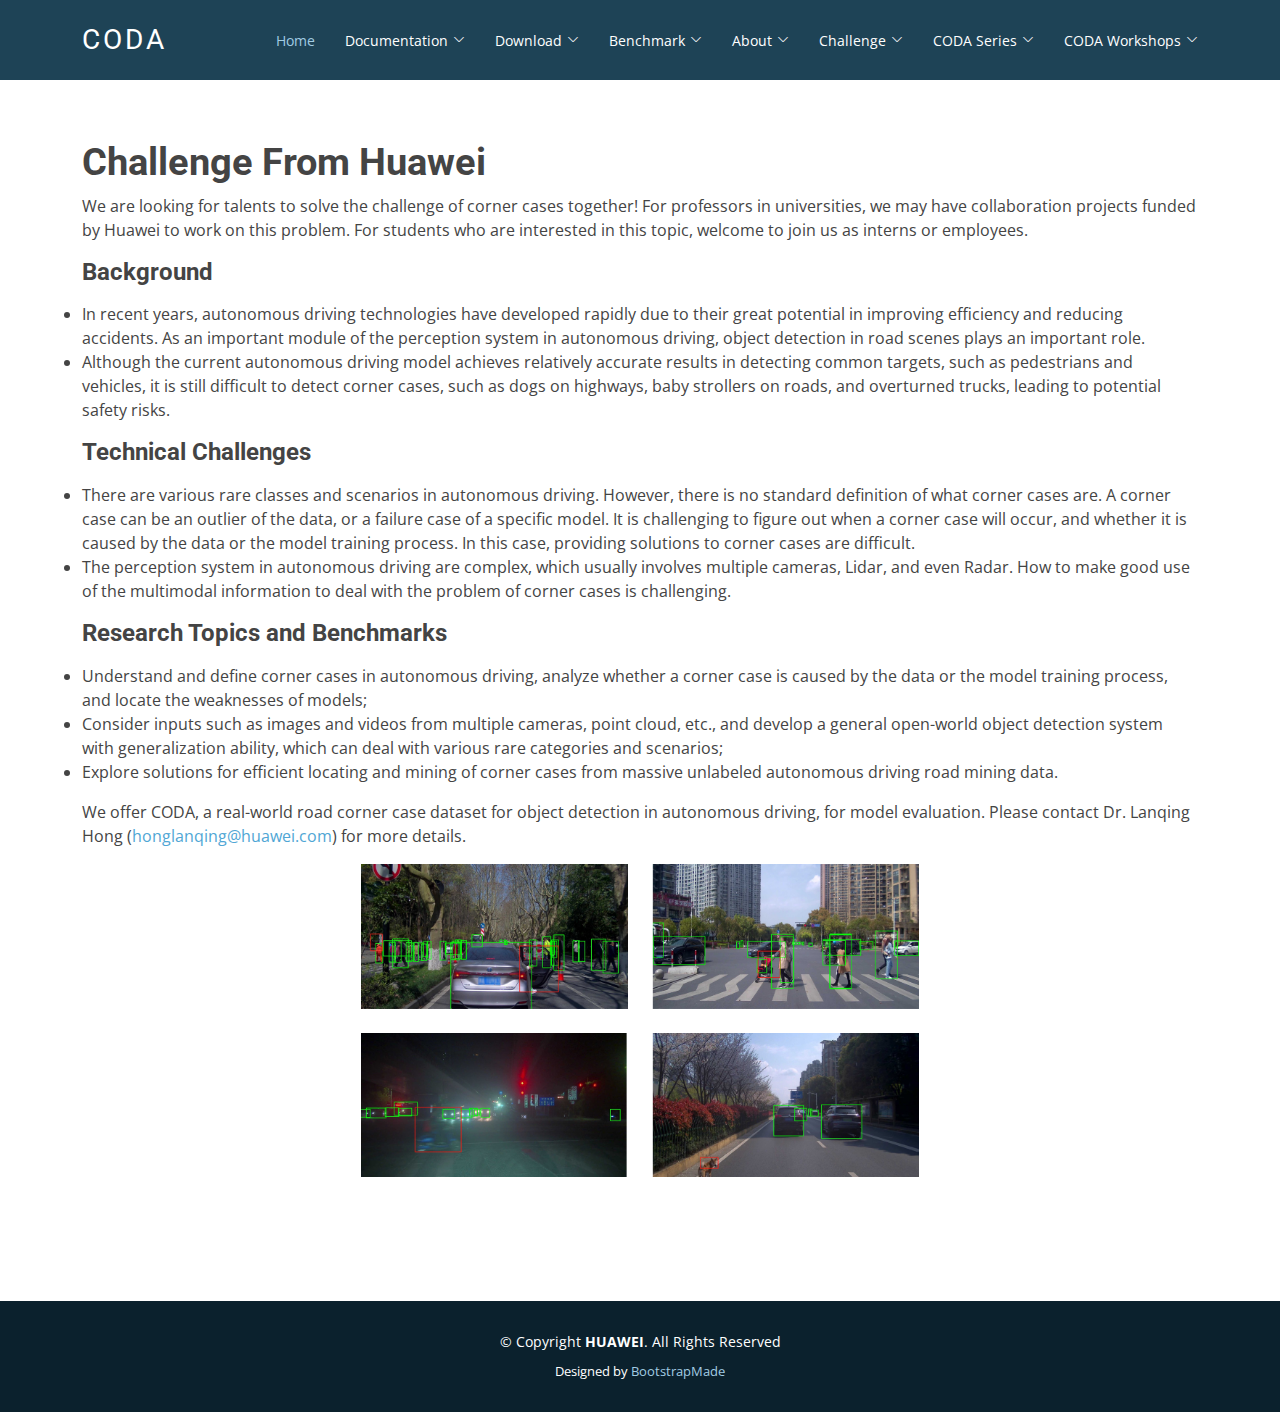
<file: challenge.html>
<!DOCTYPE html> 
<html lang="en"> 
    <head> 
        <meta charset="utf-8"> 
        <meta content="width=device-width, initial-scale=1.0" name="viewport"> 
        <title>CODA-Challenge</title>         
        <meta content="" name="description"> 
        <meta content="" name="keywords"> 
        <!-- Favicons -->         
        <link href="assets/img/favicon.png" rel="icon"> 
        <link href="assets/img/apple-touch-icon.png" rel="apple-touch-icon"> 
        <!-- Google Fonts -->         
        <link href="https://fonts.googleapis.com/css?family=Open+Sans:300,300i,400,400i,600,600i,700,700i|Roboto:300,300i,400,400i,500,500i,700,700i&display=swap" rel="stylesheet"> 
        <!-- Vendor CSS Files -->         
        <link href="assets/vendor/animate.css/animate.min.css" rel="stylesheet"> 
        <link href="assets/vendor/aos/aos.css" rel="stylesheet"> 
        <link href="assets/vendor/bootstrap/css/bootstrap.min.css" rel="stylesheet"> 
        <link href="assets/vendor/bootstrap-icons/bootstrap-icons.css" rel="stylesheet"> 
        <link href="assets/vendor/boxicons/css/boxicons.min.css" rel="stylesheet"> 
        <link href="assets/vendor/glightbox/css/glightbox.min.css" rel="stylesheet"> 
        <link href="assets/vendor/swiper/swiper-bundle.min.css" rel="stylesheet"> 
        <!-- Template Main CSS File -->         
        <link href="assets/css/style.css" rel="stylesheet"> 
        <!-- =======================================================
        * Template Name: Moderna - v4.2.0
        * Template URL: https://bootstrapmade.com/free-bootstrap-template-corporate-moderna/
        * Author: BootstrapMade.com
        * License: https://bootstrapmade.com/license/
        ======================================================== -->         
    </head>     
    <body> 
        <!-- ======= Header ======= -->         
        <header id="header" class="fixed-top d-flex align-items-center "> 
            <div class="container d-flex justify-content-between align-items-center"> 
                <div class="logo"> 
                    <h1 class="text-light"><a href="index.html"><span>CODA</span></a></h1> 
                    <!-- Uncomment below if you prefer to use an image logo -->                     
                    <!-- <a href="index.html"><img src="assets/img/logo.png" alt="" class="img-fluid"></a>-->                     
                </div>                 
                <nav id="navbar" class="navbar"> 
                    <ul> 
                        <li>
                            <a class="active" href="index.html">Home</a>
                        </li>                         
                        <li class="dropdown">
                            <a href="documentation.html"><span>Documentation</span> <i class="bi bi-chevron-down"></i></a>
                            <ul> 
                                <li>
                                    <a href="documentation.html#data_usage">Data Usage</a>
                                </li>                                 
                                <li>
                                    <a href="documentation.html#data_format">Data Format</a>
                                </li>                                 
                                <li>
                                    <a href="documentation.html#data_annotation">Data Annotation</a>
                                </li>
                            </ul>                             
                        </li>                         
                        <li class="dropdown">
                            <a href="download.html"><span>Download</span> <i class="bi bi-chevron-down"></i></a>
                            <ul>
                                <li>
                                    <a href="download.html#instructions">Instructions</a>
                                </li>
                                <li>
                                    <a href="download.html#link">Links</a>
                                </li>                                 
                            </ul>                             
                        </li>                         
                        <li class="dropdown">
                            <a href="benchmark.html"><span>Benchmark</span> <i class="bi bi-chevron-down"></i></a> 
                            <ul> 
                                <li>
                                    <a href="benchmark.html#benchmark">CODA Benchmark</a>
                                </li>                                 
                            </ul>                             
                        </li>                         
                        <li class="dropdown">
                            <a href="about.html"><span>About</span> <i class="bi bi-chevron-down"></i></a>
                            <ul> 
                                <li>
                                    <a href="about.html#team">Team</a>
                                </li>                                 
                                <li>
                                    <a href="about.html#terms_of_use">Terms of Use</a>
                                </li>
                            </ul>                             
                        </li>          
                        <li class="dropdown">
                            <a href="challenge.html"><span>Challenge</span> <i class="bi bi-chevron-down"></i></a>
                            <ul> 
                                <li>
                                    <a href="challenge.html#challenge">Challenge</a>
                                </li>                                 
                            </ul>                             
                        </li>
                        <li class="dropdown">
                            <a href="index.html"><span>CODA Series</span> <i class="bi bi-chevron-down"></i></a>
                            <ul> 
                                <li>
                                    <a href="./index.html">CODA</a>
                                </li>
                                <li>
                                    <a href="./coda-lm/index.html">CODA-LM</a>
                                </li>                                 
                            </ul>                             
                        </li>         
                        <li class="dropdown">
                            <a href="index.html"><span>CODA Workshops</span> <i class="bi bi-chevron-down"></i></a>
                            <ul> 
                                <li>
                                    <a href="./w-coda2024/index.html">ECCV 2024</a>
                                </li>
                                <li>
                                    <a href="https://sslad2022.github.io/">ECCV 2022</a>
                                </li>
                                <li>
                                    <a href="https://sslad2021.github.io/">ICCV 2021</a>
                                </li>                                 
                            </ul>
                        </li>
                    </ul>                     
                    <i class="bi bi-list mobile-nav-toggle"></i> 
                </nav>
                <!-- .navbar -->                 
            </div>             
        </header>
        <!-- End Header -->         
        <main id="main"> 
            <!-- ======= Our Services Section ======= -->             
            <!-- End Our Services Section -->             
            <!-- ======= Services Section ======= -->             
            <section class="features"> 
                <div class="container">
                    <div class="row aos-init aos-animate" data-aos="fade-up"> 
                    </div>                     
                    <span class="anchor" id="challenge"></span>
                    <h3><b>Challenge From Huawei</b></h3>
                    <p> We are looking for talents to solve the challenge of corner cases together! For professors in universities, we may have collaboration projects funded by Huawei to work on this problem. For students who are interested in this topic, welcome to join us as interns or employees. 
                    </p>

                    <h4><b>Background</b></h4>
                    <p><li> In recent years, autonomous driving technologies have developed rapidly due to their great potential in improving efficiency and reducing accidents. As an important module of the perception system in autonomous driving, object detection in road scenes plays an important role.
                    </li>
                    <li> Although the current autonomous driving model achieves relatively accurate results in detecting common targets, such as pedestrians and vehicles, it is still difficult to detect corner cases, such as dogs on highways, baby strollers on roads, and overturned trucks, leading to potential safety risks.
                    </li>
                    </p>

                    <h4><b>Technical Challenges</b></h4>
                    <p><li> There are various rare classes and scenarios in autonomous driving. However, there is no standard definition of what corner cases are. A corner case can be an outlier of the data, or a failure case of a specific model. It is challenging to figure out when a corner case will occur, and whether it is caused by the data or the model training process. In this case, providing solutions to corner cases are difficult. 
                    </li>
                    <li> The perception system in autonomous driving are complex, which usually involves multiple cameras, Lidar, and even Radar. How to make good use of the multimodal information to deal with the problem of corner cases is challenging.
                    </li>
                    </p>

                    <h4><b>Research Topics and Benchmarks</b></h4>
                    <p><li> Understand and define corner cases in autonomous driving, analyze whether a corner case is caused by the data or the model training process, and locate the weaknesses of models;
                    </li>
                    <li> Consider inputs such as images and videos from multiple cameras, point cloud, etc., and develop a general open-world object detection system with generalization ability, which can deal with various rare categories and scenarios;
                    </li>
                    <li> Explore solutions for efficient locating and mining of corner cases from massive unlabeled autonomous driving road mining data.
                    </li>
                    </p>

                    <p>We offer CODA, a real-world road corner case dataset for object detection in autonomous driving, for model evaluation. Please contact Dr. Lanqing Hong (<a href = "mailto: honglanqing@huawei.com">honglanqing@huawei.com</a>) for more details. 
                    </p>
                    <p style="text-align: center;">
                    <img src="assets/img/challenge.png" style="width: 50%">
                    </p>
                    <div class="col-md-7 order-2 order-md-1 pt-5"> 
                    </div>
                </div>                 
            </section>
            <!-- End Services Section -->             
            <!-- ======= Why Us Section ======= -->             
            <!-- End Why Us Section -->             
            <!-- ======= Service Details Section ======= -->             
            <!-- End Service Details Section -->             
            <!-- ======= Pricing Section ======= -->             
            <!-- End Pricing Section -->             
        </main>
        <!-- End #main -->         
        <!-- ======= Footer ======= -->         
        <footer id="footer" data-aos-easing="ease-in-out" data-aos-duration="500"> 
            <div class="container"> 
                <div class="copyright"> 
                    &copy; Copyright 
                    <strong><span>HUAWEI</span></strong>. All Rights Reserved
                </div>                 
                <div class="credits"> 
                    <!-- All the links in the footer should remain intact. -->                     
                    <!-- You can delete the links only if you purchased the pro version. -->                     
                    <!-- Licensing information: https://bootstrapmade.com/license/ -->                     
                    <!-- Purchase the pro version with working PHP/AJAX contact form: https://bootstrapmade.com/free-bootstrap-template-corporate-moderna/ -->                     
                    Designed by 
                    <a href="https://bootstrapmade.com/">BootstrapMade</a> 
                </div>                 
            </div>             
        </footer>
        <!-- End Footer -->         
        <a href="#" class="back-to-top d-flex align-items-center justify-content-center"><i class="bi bi-arrow-up-short"></i></a> 
        <!-- Vendor JS Files -->         
        <script src="assets/vendor/aos/aos.js"></script>         
        <script src="assets/vendor/bootstrap/js/bootstrap.bundle.min.js"></script>         
        <script src="assets/vendor/glightbox/js/glightbox.min.js"></script>         
        <script src="assets/vendor/isotope-layout/isotope.pkgd.min.js"></script>         
        <script src="assets/vendor/php-email-form/validate.js"></script>         
        <script src="assets/vendor/purecounter/purecounter.js"></script>         
        <script src="assets/vendor/swiper/swiper-bundle.min.js"></script>         
        <script src="assets/vendor/waypoints/noframework.waypoints.js"></script>         
        <!-- Template Main JS File -->         
        <script src="assets/js/main.js"></script>         
    </body>     
</html>
</file>
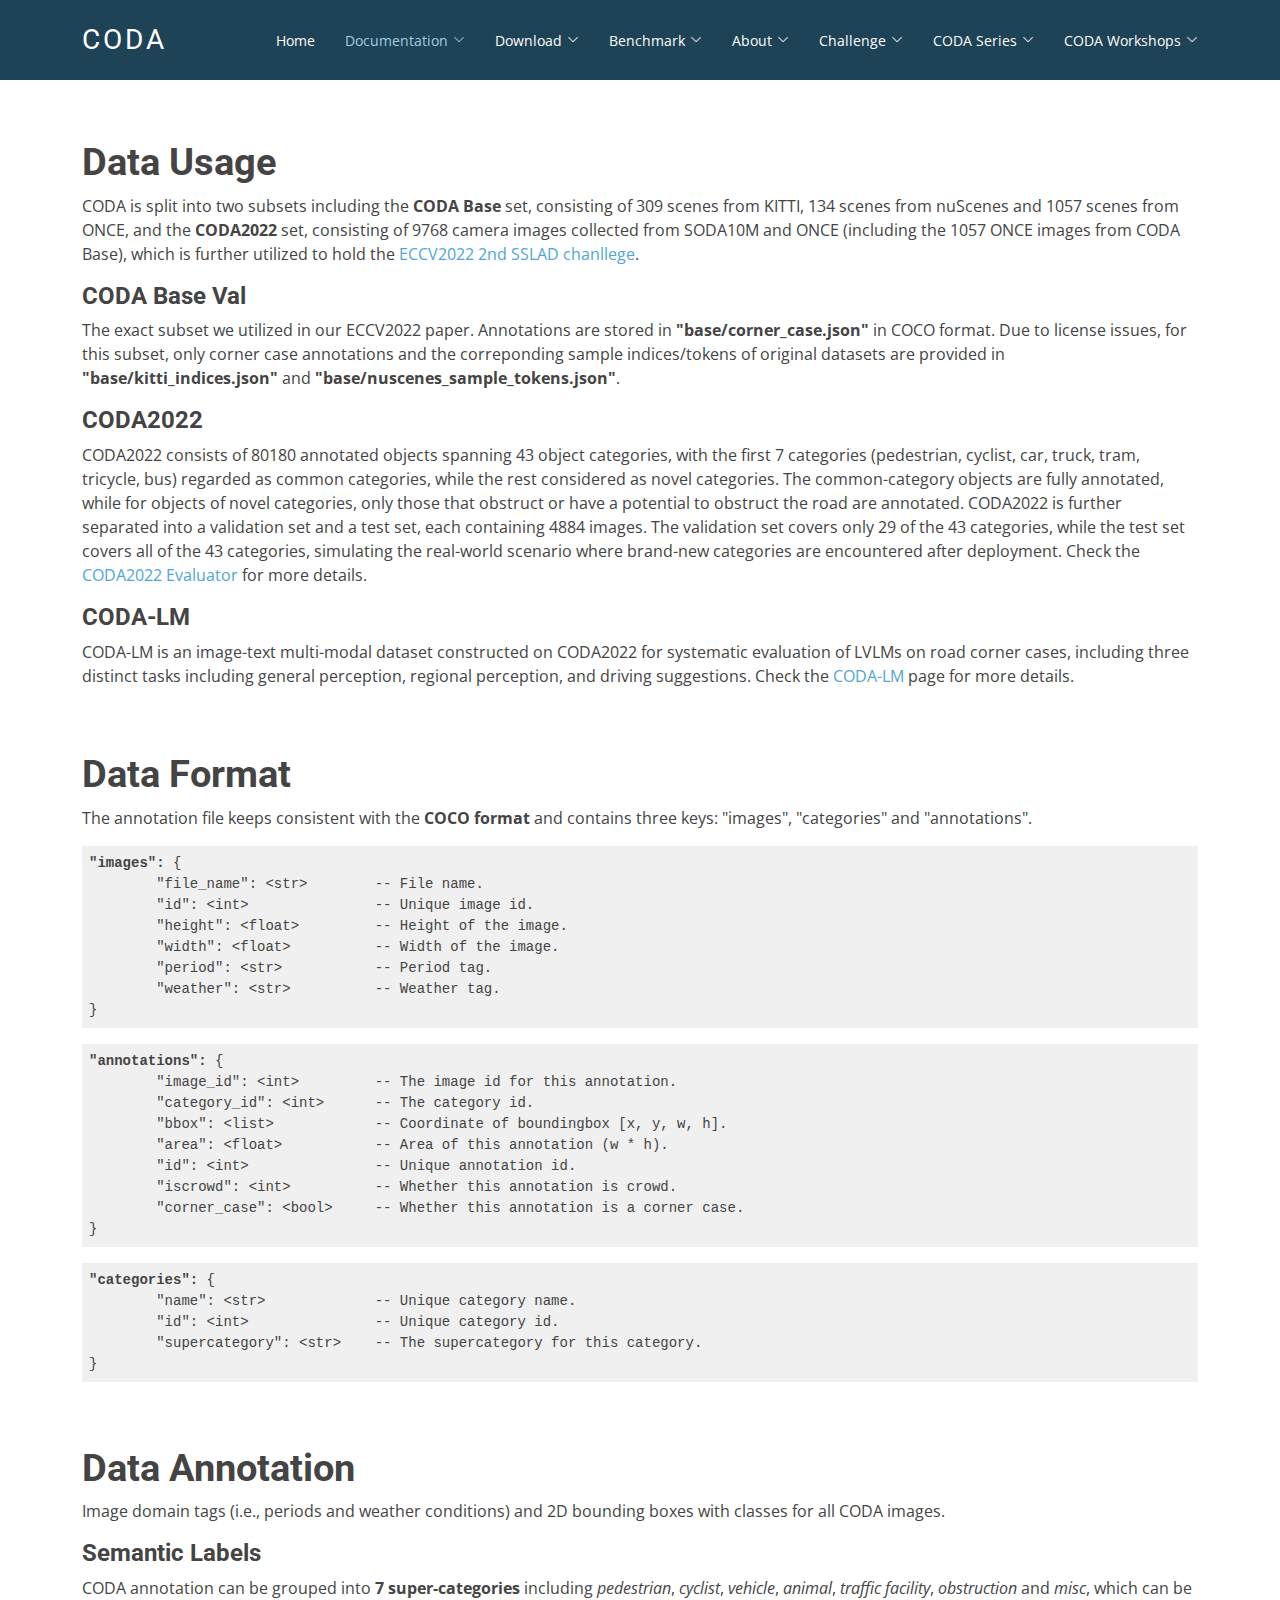
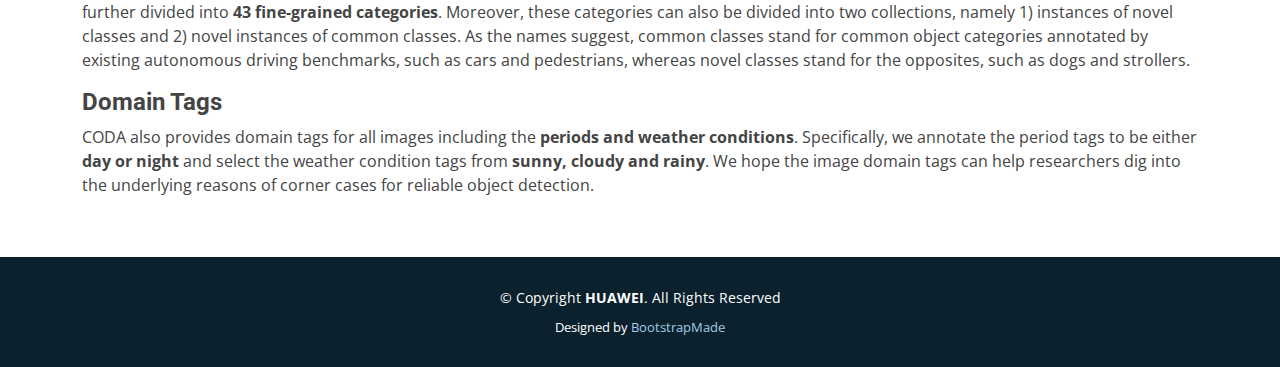
<file: documentation.html>
<!DOCTYPE html> 
<html lang="en"> 
    <head> 
        <meta charset="utf-8"> 
        <meta content="width=device-width, initial-scale=1.0" name="viewport"> 
        <title>CODA-Documentation</title>         
        <meta content="" name="description"> 
        <meta content="" name="keywords"> 
        <!-- Favicons -->         
        <link href="assets/img/favicon.png" rel="icon"> 
        <link href="assets/img/apple-touch-icon.png" rel="apple-touch-icon"> 
        <!-- Google Fonts -->         
        <link href="https://fonts.googleapis.com/css?family=Open+Sans:300,300i,400,400i,600,600i,700,700i|Roboto:300,300i,400,400i,500,500i,700,700i&display=swap" rel="stylesheet"> 
        <!-- Vendor CSS Files -->         
        <link href="assets/vendor/animate.css/animate.min.css" rel="stylesheet"> 
        <link href="assets/vendor/aos/aos.css" rel="stylesheet"> 
        <link href="assets/vendor/bootstrap/css/bootstrap.min.css" rel="stylesheet"> 
        <link href="assets/vendor/bootstrap-icons/bootstrap-icons.css" rel="stylesheet"> 
        <link href="assets/vendor/boxicons/css/boxicons.min.css" rel="stylesheet"> 
        <link href="assets/vendor/glightbox/css/glightbox.min.css" rel="stylesheet"> 
        <link href="assets/vendor/swiper/swiper-bundle.min.css" rel="stylesheet"> 
        <!-- Template Main CSS File -->         
        <link href="assets/css/style.css" rel="stylesheet"> 
        <!-- =======================================================
        * Template Name: Moderna - v4.2.0
        * Template URL: https://bootstrapmade.com/free-bootstrap-template-corporate-moderna/
        * Author: BootstrapMade.com
        * License: https://bootstrapmade.com/license/
        ======================================================== -->         
    </head>     
    <body> 
        <!-- ======= Header ======= -->         
        <header id="header" class="fixed-top d-flex align-items-center"> 
            <div class="container d-flex justify-content-between align-items-center"> 
                <div class="logo"> 
                    <h1 class="text-light"><a href="index.html"><span>CODA</span></a></h1> 
                    <!-- Uncomment below if you prefer to use an image logo -->                     
                    <!-- <a href="index.html"><img src="assets/img/logo.png" alt="" class="img-fluid"></a>-->                     
                </div>                 
                <nav id="navbar" class="navbar"> 
                    <ul> 
                        <li>
                            <a href="index.html">Home</a>
                        </li>                         
                        <li class="dropdown">
                            <a class="active" href="documentation.html"><span>Documentation</span> <i class="bi bi-chevron-down"></i></a>
                            <ul> 
                                <li>
                                    <a href="documentation.html#data_usage">Data Usage</a>
                                </li>                                 
                                <li>
                                    <a href="documentation.html#data_format">Data Format</a>
                                </li>                                 
                                <li>
                                    <a href="documentation.html#data_annotation">Data Annotation</a>
                                </li>                                                           
                            </ul>                             
                        </li>                         
                        <li class="dropdown">
                            <a href="download.html"><span>Download</span> <i class="bi bi-chevron-down"></i></a>
                            <ul> 
                                <li>
                                    <a href="download.html#instructions">Instructions</a>
                                </li>
                                <li>
                                    <a href="download.html#link">Links</a>
                                </li>                                  
                            </ul>                             
                        </li>                         
                        <li class="dropdown">
                            <a href="benchmark.html"><span>Benchmark</span> <i class="bi bi-chevron-down"></i></a> 
                            <ul> 
                                <li>
                                    <a href="benchmark.html#benchmark">CODA Benchmark</a>
                                </li>                                
                            </ul>                             
                        </li>                         
                        <li class="dropdown">
                            <a href="about.html"><span>About</span> <i class="bi bi-chevron-down"></i></a>
                            <ul> 
                                <li>
                                    <a href="about.html#team">Team</a>
                                </li>                                 
                                <li>
                                    <a href="about.html#terms_of_use">Terms of Use</a>
                                </li>                                                        
                            </ul>                             
                        </li>
                        <li class="dropdown">
                            <a href="challenge.html"><span>Challenge</span> <i class="bi bi-chevron-down"></i></a>
                            <ul> 
                                <li>
                                    <a href="challenge.html#challenge">Challenge</a>
                                </li>                                 
                            </ul>                             
                        </li>
                        <li class="dropdown">
                            <a href="index.html"><span>CODA Series</span> <i class="bi bi-chevron-down"></i></a>
                            <ul> 
                                <li>
                                    <a href="./index.html">CODA</a>
                                </li>
                                <li>
                                    <a href="./coda-lm/index.html">CODA-LM</a>
                                </li>                                 
                            </ul>                             
                        </li>         
                        <li class="dropdown">
                            <a href="index.html"><span>CODA Workshops</span> <i class="bi bi-chevron-down"></i></a>
                            <ul> 
                                <li>
                                    <a href="./w-coda2024/index.html">ECCV 2024</a>
                                </li>
                                <li>
                                    <a href="https://sslad2022.github.io/">ECCV 2022</a>
                                </li>
                                <li>
                                    <a href="https://sslad2021.github.io/">ICCV 2021</a>
                                </li>                                 
                            </ul>
                        </li>
                    </ul>                     
                    <i class="bi bi-list mobile-nav-toggle"></i> 
                </nav>
                <!-- .navbar -->                 
            </div>             
        </header>
        <!-- End Header -->         
        <main id="main"> 
            <!-- ======= Our Services Section ======= -->             
            <!-- End Our Services Section -->             
            <!-- ======= Services Section ======= -->             
            <section class="features"> 
                <div class="container">
                    <span class="anchor" id="data_usage"></span>
                    <h3><b>Data Usage</b></h3>
                    <p> CODA is split into two subsets including the <b>CODA Base</b> set, consisting of 309 scenes from KITTI, 134 scenes from nuScenes and 1057 scenes from ONCE, and the <b>CODA2022</b> set, consisting of 9768 camera images collected from SODA10M and ONCE (including the 1057 ONCE images from CODA Base), which is further utilized to hold the <a href="https://ssladcompetition.github.io/" target="_blank">ECCV2022 2nd SSLAD chanllege</a>.
                    </p>
                    
                    <h4><b>CODA Base Val</b></h4>
                    <p> The exact subset we utilized in our ECCV2022 paper.
                    Annotations are stored in <b>"base/corner_case.json"</b> in COCO format.
                    Due to license issues, for this subset, only corner case annotations and the correponding sample indices/tokens of original datasets are provided in <b>"base/kitti_indices.json"</b> and <b>"base/nuscenes_sample_tokens.json"</b>.
                    <!-- Out of the 1000 scenes of the validation set, 1057 are taken from ONCE, 89 are taken from nuScenes, and 194 are taken from KITTI. -->
                    <!-- For ONCE, in addition to corner case annotations, we also provide the front-view images captured by the camera named <b>"cam03"</b>. -->
                    <!-- The images taken from ONCE are named in the format of <b>"[sequence_id]_[frame_id].jpg"</b> (000001_1616005007200.jpg, for example). -->
                    <!-- The two identifiers (<b>"sequence_id"</b> and <b>"frame_id"</b>) can be used to extract other data (e.g., lidar point clouds) from the ONCE dataset if needed. -->
                    </p>
                    
                    <h4><b>CODA2022</b></h4>
                    <p> CODA2022 consists of 80180 annotated objects spanning 43 object categories, with the first 7 categories (pedestrian, cyclist, car, truck, tram, tricycle, bus) regarded as common categories, while the rest considered as novel categories. 
                    The common-category objects are fully annotated, while for objects of novel categories, only those that obstruct or have a potential to obstruct the road are annotated.
                    CODA2022 is further separated into a validation set and a test set, each containing 4884 images. 
                    The validation set covers only 29 of the 43 categories, while the test set covers all of the 43 categories, simulating the real-world scenario where brand-new categories are encountered after deployment. 
                    Check the <a href="https://github.com/coda-dataset/coda-dataset.github.io/tree/main/evaluator" target="_blank">CODA2022 Evaluator</a> for more details.
                    </p>

                    <h4><b>CODA-LM</b></h4>
                    <p> CODA-LM is an image-text multi-modal dataset constructed on CODA2022 for systematic evaluation of LVLMs on road corner cases, including three distinct tasks including general perception, regional perception, and driving suggestions. Check the <a href="https://coda-dataset.github.io/coda-lm/" target="_blank">CODA-LM</a> page for more details.
                    </p>

                    <div class="col-md-7 order-2 order-md-1 pt-5"> </div>

                    <span class="anchor" id="data_format"></span>
                    <h3><b>Data Format</b></h3>
                    <p> The annotation file keeps consistent with the <b>COCO format</b> and contains three keys: "images", "categories" and "annotations".
                    </p>
                    <pre style="text-align: left; white-space: pre; display: block; overflow-x: auto; padding: 0.5em; background: rgb(240, 240, 240); color: rgb(68, 68, 68);">
<code><b>"images":</b> {
        "file_name": &lt;str&gt;        -- File name.
        "id": &lt;int&gt;               -- Unique image id.
        "height": &lt;float&gt;         -- Height of the image.
        "width": &lt;float&gt;          -- Width of the image.
        "period": &lt;str&gt;           -- Period tag.
        "weather": &lt;str&gt;          -- Weather tag.
}
</code></pre>

                    <pre style="text-align: left; white-space: pre; display: block; overflow-x: auto; padding: 0.5em; background: rgb(240, 240, 240); color: rgb(68, 68, 68);">
<code><b>"annotations":</b> {
        "image_id": &lt;int&gt;         -- The image id for this annotation.
        "category_id": &lt;int&gt;      -- The category id.
        "bbox": &lt;list&gt;            -- Coordinate of boundingbox [x, y, w, h].
        "area": &lt;float&gt;           -- Area of this annotation (w * h).
        "id": &lt;int&gt;               -- Unique annotation id.
        "iscrowd": &lt;int&gt;          -- Whether this annotation is crowd.
        "corner_case": &lt;bool&gt;     -- Whether this annotation is a corner case.       
}
</code></pre>

                    <pre style="text-align: left; white-space: pre; display: block; overflow-x: auto; padding: 0.5em; background: rgb(240, 240, 240); color: rgb(68, 68, 68);">
<code><b>"categories":</b> {
        "name": &lt;str&gt;             -- Unique category name.
        "id": &lt;int&gt;               -- Unique category id.
        "supercategory": &lt;str&gt;    -- The supercategory for this category.
}
</code></pre>

                    <div class="col-md-7 order-2 order-md-1 pt-5"> </div>

                    <span class="anchor" id="data_annotation"></span>
                    <h3><b>Data Annotation</b></h3>
                    <p> 
                    Image domain tags (i.e., periods and weather conditions) and 2D bounding boxes with classes for all CODA images. 
                    </p>
                    <h4><b>Semantic Labels</b></h4>
                    <p>
                    CODA annotation can be grouped into <b>7 super-categories</b> including <i>pedestrian</i>, <i>cyclist</i>, <i>vehicle</i>, <i>animal</i>, <i>traffic facility</i>, <i>obstruction</i> and <i>misc</i>, which can be further divided into <b>43 fine-grained categories</b>.
                    Moreover, these categories can also be divided into two collections, namely 1) instances of novel classes and 2) novel instances of common classes. 
                    As the names suggest, common classes stand for common object categories annotated by existing autonomous driving benchmarks, such as cars and pedestrians, whereas novel classes stand for the opposites, such as dogs and strollers.
                    </p>

                    <h4><b>Domain Tags</b></h4>
                    <p>
                    CODA also provides domain tags for all images including the <b>periods and weather conditions</b>.
                    Specifically, we annotate the period tags to be either <b>day or night</b> and select the weather condition tags from <b>sunny, cloudy and rainy</b>.
                    We hope the image domain tags can help researchers dig into the underlying reasons of corner cases for reliable object detection.
                    </p>
                </div>                 
            </section>
            <!-- End Services Section -->             
            <!-- ======= Why Us Section ======= -->             
            <!-- End Why Us Section -->             
            <!-- ======= Service Details Section ======= -->             
            <!-- End Service Details Section -->             
            <!-- ======= Pricing Section ======= -->             
            <!-- End Pricing Section -->             
        </main>
        <!-- End #main -->         
        <!-- ======= Footer ======= -->         
        <footer id="footer" data-aos-easing="ease-in-out" data-aos-duration="500"> 
            <div class="container"> 
                <div class="copyright"> 
                    &copy; Copyright 
                    <strong><span>HUAWEI</span></strong>. All Rights Reserved
                </div>                 
                <div class="credits"> 
                    <!-- All the links in the footer should remain intact. -->                     
                    <!-- You can delete the links only if you purchased the pro version. -->                     
                    <!-- Licensing information: https://bootstrapmade.com/license/ -->                     
                    <!-- Purchase the pro version with working PHP/AJAX contact form: https://bootstrapmade.com/free-bootstrap-template-corporate-moderna/ -->                     
                    Designed by 
                    <a href="https://bootstrapmade.com/">BootstrapMade</a> 
                </div>                 
            </div>             
        </footer>
        <!-- End Footer -->         
        <a href="#" class="back-to-top d-flex align-items-center justify-content-center"><i class="bi bi-arrow-up-short"></i></a> 
        <!-- Vendor JS Files -->         
        <script src="assets/vendor/aos/aos.js"></script>         
        <script src="assets/vendor/bootstrap/js/bootstrap.bundle.min.js"></script>         
        <script src="assets/vendor/glightbox/js/glightbox.min.js"></script>         
        <script src="assets/vendor/isotope-layout/isotope.pkgd.min.js"></script>         
        <script src="assets/vendor/php-email-form/validate.js"></script>         
        <script src="assets/vendor/purecounter/purecounter.js"></script>         
        <script src="assets/vendor/swiper/swiper-bundle.min.js"></script>         
        <script src="assets/vendor/waypoints/noframework.waypoints.js"></script>         
        <!-- Template Main JS File -->         
        <script src="assets/js/main.js"></script>         
    </body>     
</html>
</file>
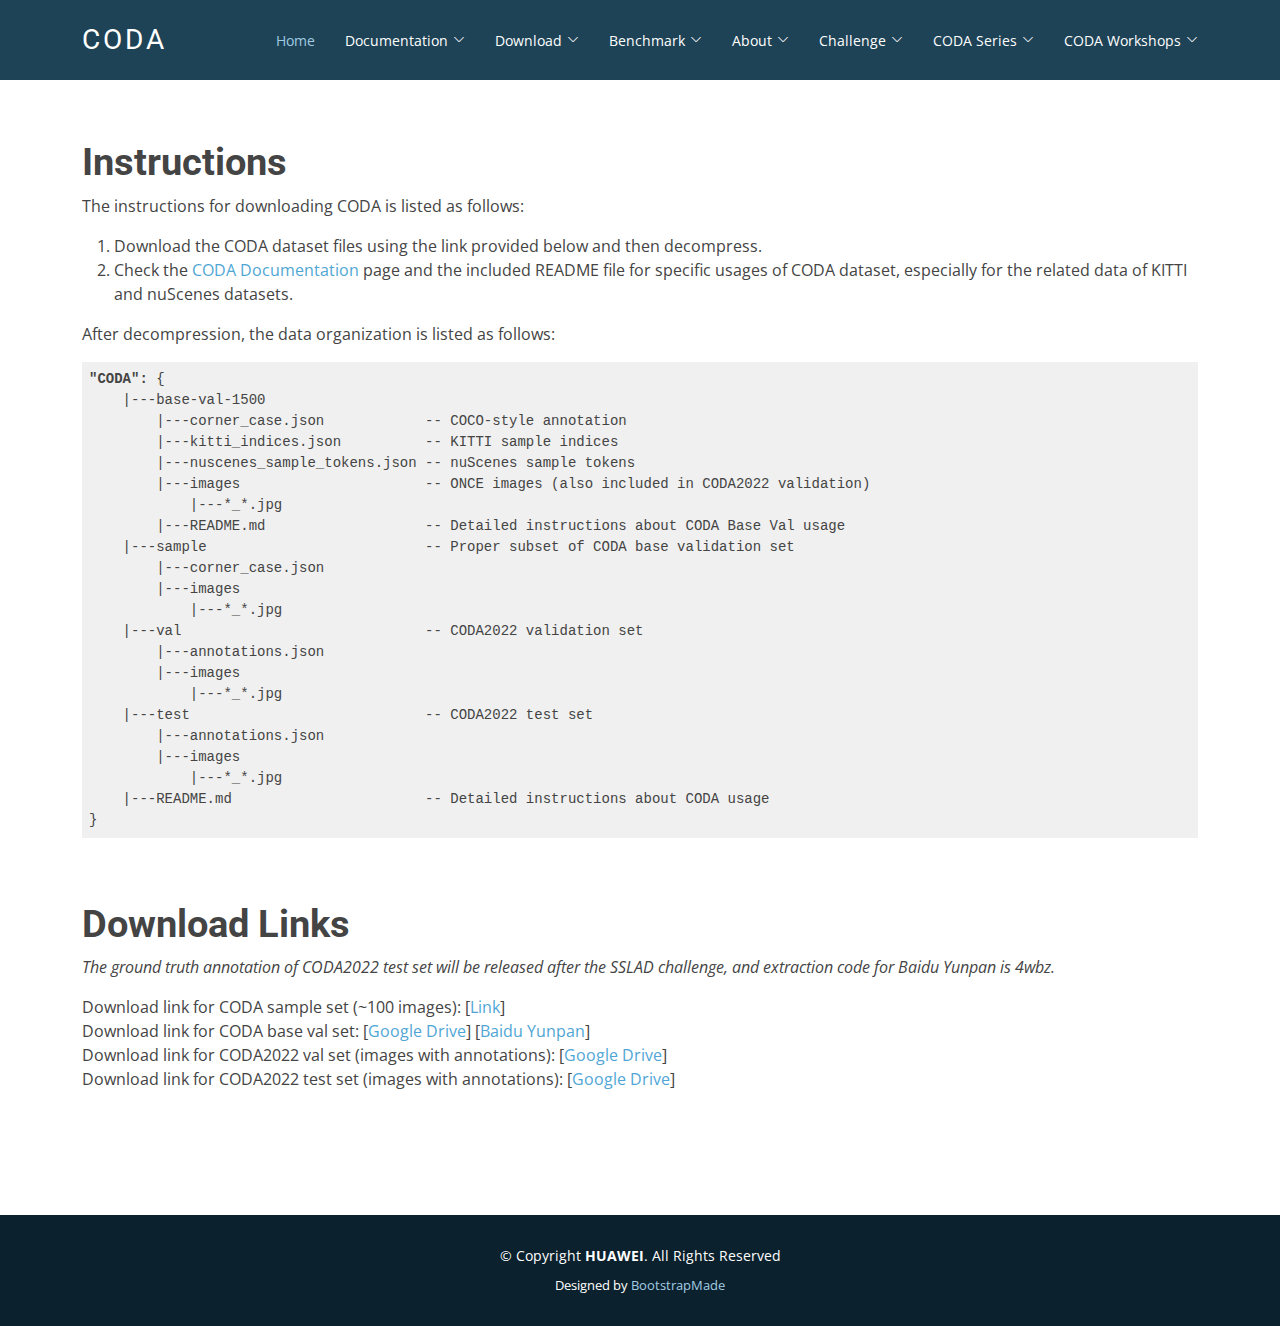
<file: download.html>
<!DOCTYPE html> 
<html lang="en"> 
    <head> 
        <meta charset="utf-8"> 
        <meta content="width=device-width, initial-scale=1.0" name="viewport"> 
        <title>CODA-Download</title>         
        <meta content="" name="description"> 
        <meta content="" name="keywords"> 
        <!-- Favicons -->         
        <link href="assets/img/favicon.png" rel="icon"> 
        <link href="assets/img/apple-touch-icon.png" rel="apple-touch-icon"> 
        <!-- Google Fonts -->         
        <link href="https://fonts.googleapis.com/css?family=Open+Sans:300,300i,400,400i,600,600i,700,700i|Roboto:300,300i,400,400i,500,500i,700,700i&display=swap" rel="stylesheet"> 
        <!-- Vendor CSS Files -->         
        <link href="assets/vendor/animate.css/animate.min.css" rel="stylesheet"> 
        <link href="assets/vendor/aos/aos.css" rel="stylesheet"> 
        <link href="assets/vendor/bootstrap/css/bootstrap.min.css" rel="stylesheet"> 
        <link href="assets/vendor/bootstrap-icons/bootstrap-icons.css" rel="stylesheet"> 
        <link href="assets/vendor/boxicons/css/boxicons.min.css" rel="stylesheet"> 
        <link href="assets/vendor/glightbox/css/glightbox.min.css" rel="stylesheet"> 
        <link href="assets/vendor/swiper/swiper-bundle.min.css" rel="stylesheet"> 
        <!-- Template Main CSS File -->         
        <link href="assets/css/style.css" rel="stylesheet"> 
        <!-- =======================================================
        * Template Name: Moderna - v4.2.0
        * Template URL: https://bootstrapmade.com/free-bootstrap-template-corporate-moderna/
        * Author: BootstrapMade.com
        * License: https://bootstrapmade.com/license/
        ======================================================== -->         
    </head>     
    <body> 
        <!-- ======= Header ======= -->         
        <header id="header" class="fixed-top d-flex align-items-center "> 
            <div class="container d-flex justify-content-between align-items-center"> 
                <div class="logo"> 
                    <h1 class="text-light"><a href="index.html"><span>CODA</span></a></h1> 
                    <!-- Uncomment below if you prefer to use an image logo -->                     
                    <!-- <a href="index.html"><img src="assets/img/logo.png" alt="" class="img-fluid"></a>-->                     
                </div>                 
                <nav id="navbar" class="navbar"> 
                    <ul> 
                        <li>
                            <a class="active" href="index.html">Home</a>
                        </li>                         
                        <li class="dropdown">
                            <a href="documentation.html"><span>Documentation</span> <i class="bi bi-chevron-down"></i></a>
                            <ul> 
                                <li>
                                    <a href="documentation.html#data_usage">Data Usage</a>
                                </li>                                 
                                <li>
                                    <a href="documentation.html#data_format">Data Format</a>
                                </li>                                 
                                <li>
                                    <a href="documentation.html#data_annotation">Data Annotation</a>
                                </li>
                            </ul>                             
                        </li>                         
                        <li class="dropdown">
                            <a href="download.html"><span>Download</span> <i class="bi bi-chevron-down"></i></a>
                            <ul>
                                <li>
                                    <a href="download.html#instructions">Instructions</a>
                                </li>
                                <li>
                                    <a href="download.html#link">Links</a>
                                </li>                                 
                            </ul>                             
                        </li>                         
                        <li class="dropdown">
                            <a href="benchmark.html"><span>Benchmark</span> <i class="bi bi-chevron-down"></i></a> 
                            <ul> 
                                <li>
                                    <a href="benchmark.html#benchmark">CODA Benchmark</a>
                                </li>                                 
                            </ul>                             
                        </li>                         
                        <li class="dropdown">
                            <a href="about.html"><span>About</span> <i class="bi bi-chevron-down"></i></a>
                            <ul> 
                                <li>
                                    <a href="about.html#team">Team</a>
                                </li>                                 
                                <li>
                                    <a href="about.html#terms_of_use">Terms of Use</a>
                                </li>
                            </ul>                             
                        </li>           
                        <li class="dropdown">
                            <a href="challenge.html"><span>Challenge</span> <i class="bi bi-chevron-down"></i></a>
                            <ul> 
                                <li>
                                    <a href="challenge.html#challenge">Challenge</a>
                                </li>                                 
                            </ul>                             
                        </li>   
                        <li class="dropdown">
                           <a href="index.html"><span>CODA Series</span> <i class="bi bi-chevron-down"></i></a>
                            <ul> 
                                <li>
                                    <a href="./index.html">CODA</a>
                                </li>
                                <li>
                                    <a href="./coda-lm/index.html">CODA-LM</a>
                                </li>                                 
                            </ul>                             
                        </li>         
                        <li class="dropdown">
                            <a href="index.html"><span>CODA Workshops</span> <i class="bi bi-chevron-down"></i></a>
                            <ul> 
                                <li>
                                    <a href="./w-coda2024/index.html">ECCV 2024</a>
                                </li>
                                <li>
                                    <a href="https://sslad2022.github.io/">ECCV 2022</a>
                                </li>
                                <li>
                                    <a href="https://sslad2021.github.io/">ICCV 2021</a>
                                </li>                                 
                            </ul>
                        </li>
                    </ul>                     
                    <i class="bi bi-list mobile-nav-toggle"></i> 
                </nav>
                <!-- .navbar -->                 
            </div>             
        </header>
        <!-- End Header -->         
        <main id="main"> 
            <!-- ======= Our Services Section ======= -->             
            <!-- End Our Services Section -->             
            <!-- ======= Services Section ======= -->             
            <section class="features"> 
                <div class="container">
                    <div class="row aos-init aos-animate" data-aos="fade-up"></div>              
                    <span class="anchor" id="instructions"></span>
                    <h3><b>Instructions</b></h3>
                    <p>The instructions for downloading CODA is listed as follows:</p>
                    <ol>
                      <li>Download the CODA dataset files using the link provided below and then decompress.</li>
                      <li>Check the <a href="./documentation.html">CODA Documentation</a> page and the included README file for specific usages of CODA dataset, especially for the related data of KITTI and nuScenes datasets. </li>
                    </ol>
                    <p> After decompression, the data organization is listed as follows: </p>
                    <pre style="text-align: left; white-space: pre; display: block; overflow-x: auto; padding: 0.5em; background: rgb(240, 240, 240); color: rgb(68, 68, 68);">
<code><b>"CODA":</b> {
    |---base-val-1500                           
        |---corner_case.json            -- COCO-style annotation
        |---kitti_indices.json          -- KITTI sample indices
        |---nuscenes_sample_tokens.json -- nuScenes sample tokens
        |---images                      -- ONCE images (also included in CODA2022 validation)
            |---*_*.jpg
        |---README.md                   -- Detailed instructions about CODA Base Val usage                 
    |---sample                          -- Proper subset of CODA base validation set 
        |---corner_case.json            
        |---images        
            |---*_*.jpg     
    |---val                             -- CODA2022 validation set 
        |---annotations.json            
        |---images        
            |---*_*.jpg     
    |---test                            -- CODA2022 test set 
        |---annotations.json            
        |---images        
            |---*_*.jpg     
    |---README.md                       -- Detailed instructions about CODA usage
}
</code></pre>
                    <div class="row aos-init aos-animate" data-aos="fade-up">
                        <div class="col-md-7 order-2 order-md-1 pt-5"> 
                        </div>                         
                    </div>
                    
                    <span class="anchor" id="link"></span>
                    <h3><b>Download Links</b></h3>
                    <p class="fst-italic"> 
                        The ground truth annotation of CODA2022 test set will be released after the SSLAD challenge, and extraction code for Baidu Yunpan is 4wbz. </br>
                    </p>
                    <p> 
                        Download link for CODA sample set (~100 images):  [<a href="assets/file/coda_sample.zip" target="_blank">Link</a>]</br>
                        Download link for CODA base val set:  [<a href="https://drive.google.com/file/d/1dqo8E7Fyl8fqLxm4ERpTzbItyCoB93Cf/view?usp=drive_links" target="_blank">Google Drive</a>] [<a href="https://pan.baidu.com/s/1n0Mrq8cIhYqacH3qaGhG0Q" target="_blank">Baidu Yunpan</a>]</br>
                        Download link for CODA2022 val set (images with annotations):  [<a href="https://drive.google.com/file/d/12JxBdidDFppFMg8mJXsOCpxfotSGRDyO/view?usp=sharing" target="_blank">Google Drive</a>]</br>
                        Download link for CODA2022 test set (images with annotations):  [<a href="https://drive.google.com/file/d/1Ri5GK3yc_C_arvTHB-KEmO3thG_Nispa/view?usp=sharing" target="_blank">Google Drive</a>]</br>
                    </p>

                    <div class="row aos-init aos-animate" data-aos="fade-up">
                        <div class="col-md-7 order-2 order-md-1 pt-5"> 
                    </div>                         
            </section>
            <!-- End Services Section -->             
            <!-- ======= Why Us Section ======= -->             
            <!-- End Why Us Section -->             
            <!-- ======= Service Details Section ======= -->             
            <!-- End Service Details Section -->             
            <!-- ======= Pricing Section ======= -->             
            <!-- End Pricing Section -->             
        </main>
        <!-- End #main -->         
        <!-- ======= Footer ======= -->         
        <footer id="footer" data-aos-easing="ease-in-out" data-aos-duration="500"> 
            <div class="container"> 
                <div class="copyright"> 
                    &copy; Copyright 
                    <strong><span>HUAWEI</span></strong>. All Rights Reserved
                </div>                 
                <div class="credits"> 
                    <!-- All the links in the footer should remain intact. -->                     
                    <!-- You can delete the links only if you purchased the pro version. -->                     
                    <!-- Licensing information: https://bootstrapmade.com/license/ -->                     
                    <!-- Purchase the pro version with working PHP/AJAX contact form: https://bootstrapmade.com/free-bootstrap-template-corporate-moderna/ -->                     
                    Designed by 
                    <a href="https://bootstrapmade.com/">BootstrapMade</a> 
                </div>                 
            </div>             
        </footer>
        <!-- End Footer -->         
        <a href="#" class="back-to-top d-flex align-items-center justify-content-center"><i class="bi bi-arrow-up-short"></i></a> 
        <!-- Vendor JS Files -->         
        <script src="assets/vendor/aos/aos.js"></script>         
        <script src="assets/vendor/bootstrap/js/bootstrap.bundle.min.js"></script>         
        <script src="assets/vendor/glightbox/js/glightbox.min.js"></script>         
        <script src="assets/vendor/isotope-layout/isotope.pkgd.min.js"></script>         
        <script src="assets/vendor/php-email-form/validate.js"></script>         
        <script src="assets/vendor/purecounter/purecounter.js"></script>         
        <script src="assets/vendor/swiper/swiper-bundle.min.js"></script>         
        <script src="assets/vendor/waypoints/noframework.waypoints.js"></script>         
        <!-- Template Main JS File -->         
        <script src="assets/js/main.js"></script>         
    </body>     
</html>
</file>
<file: assets/css/style.css>
/* *
* Template Name: Moderna - v4.2.0
* Template URL: https://bootstrapmade.com/free-bootstrap-template-corporate-moderna/
* Author: BootstrapMade.com
* License: https://bootstrapmade.com/license/ */
/* --------------------------------------------------------------
# General
-------------------------------------------------------------- */
body {
    font-family: "Open Sans", sans-serif;
    color: #444;
}

a {
    color: #4fa6d5;
    text-decoration: none;
}

a:hover {
    color: #45beff;
    text-decoration: none;
}

h1,
h2,
h3,
h4,
h5,
h6,
.font-primary {
    font-family: "Roboto", sans-serif;
}

/* --------------------------------------------------------------
# Back to top button
-------------------------------------------------------------- */
.back-to-top {
    position: fixed;
    visibility: hidden;
    opacity: 0;
    right: 15px;
    bottom: 15px;
    z-index: 99999;
    background: #68A4C4;
    width: 40px;
    height: 40px;
    border-radius: 4px;
    transition: all 0.4s;
}

.back-to-top i {
    font-size: 24px;
    color: #fff;
    line-height: 0;
}

.back-to-top:hover {
    background: #85b6cf;
    color: #fff;
}

.back-to-top.active {
    visibility: visible;
    opacity: 1;
}

.anchor{
    display: block;
    height: 80px;
    margin-top: -80px;
    visibility: hidden;
}

.code{
    font-family: monospace;
    font-size: 1em;
}

/* --------------------------------------------------------------
# Header
-------------------------------------------------------------- */
#header {
    height: 80px;
    transition: all 0.5s;
    z-index: 997;
    transition: all 0.5s;
    background: #1e4356;
}

#header.header-transparent {
    background: none;
}

#header.header-scrolled {
    background: rgba(30, 67, 86, 0.8);
    height: 60px;
}

#header .logo h1 {
    font-size: 28px;
    margin: 0;
    padding: 4px 0;
    line-height: 1;
    font-weight: 400;
    letter-spacing: 3px;
    text-transform: uppercase;
}

#header .logo h1 a,
#header .logo h1 a:hover {
    color: #fff;
    text-decoration: none;
}

#header .logo img {
    padding: 0;
    margin: 0;
    max-height: 40px;
}

#main {
    margin-top: 80px;
}

/* --------------------------------------------------------------
# Navigation Menu
-------------------------------------------------------------- */
/* *
* Desktop Navigation */
.navbar {
    padding: 0;
}

.navbar ul {
    margin: 0;
    padding: 0;
    display: flex;
    list-style: none;
    align-items: center;
}

.navbar li {
    position: relative;
}

.navbar a {
    display: flex;
    align-items: center;
    justify-content: space-between;
    padding: 10px 0 10px 30px;
    font-family: "Open Sans", sans-serif;
    font-size: 14px;
    color: #fff;
    white-space: nowrap;
    transition: 0.3s;
}

.navbar a i {
    font-size: 12px;
    line-height: 0;
    margin-left: 5px;
}

.navbar a:hover,
.navbar .active,
.navbar li:hover > a {
    color: #a2cce3;
}

.navbar .dropdown ul {
    display: block;
    position: absolute;
    left: 14px;
    top: calc(100% + 30px);
    margin: 0;
    padding: 10px 0;
    z-index: 99;
    opacity: 0;
    visibility: hidden;
    background: #fff;
    box-shadow: 0px 0px 30px rgba(127, 137, 161, 0.25);
    transition: 0.3s;
}

.navbar .dropdown ul li {
    min-width: 200px;
}

.navbar .dropdown ul a {
    padding: 10px 20px;
    font-size: 14px;
    text-transform: none;
    color: #1c3745;
}

.navbar .dropdown ul a i {
    font-size: 12px;
}

.navbar .dropdown ul a:hover,
.navbar .dropdown ul .active:hover,
.navbar .dropdown ul li:hover > a {
    color: #68A4C4;
}

.navbar .dropdown:hover > ul {
    opacity: 1;
    top: 100%;
    visibility: visible;
}

.navbar .dropdown .dropdown ul {
    top: 0;
    left: calc(100% - 30px);
    visibility: hidden;
}

.navbar .dropdown .dropdown:hover > ul {
    opacity: 1;
    top: 0;
    left: 100%;
    visibility: visible;
}

@media (max-width: 1366px) {
    .navbar .dropdown .dropdown ul {
        left: -90%;
    }

    .navbar .dropdown .dropdown:hover > ul {
        left: -100%;
    }
}

/* *
* Mobile Navigation */
.mobile-nav-toggle {
    color: #fff;
    font-size: 28px;
    cursor: pointer;
    display: none;
    line-height: 0;
    transition: 0.5s;
}

@media (max-width: 991px) {
    .mobile-nav-toggle {
        display: block;
    }

    .navbar ul {
        display: none;
    }
}

.navbar-mobile {
    position: fixed;
    overflow: hidden;
    top: 0;
    right: 0;
    left: 0;
    bottom: 0;
    background: rgba(17, 38, 48, 0.9);
    transition: 0.3s;
}

.navbar-mobile .mobile-nav-toggle {
    position: absolute;
    top: 15px;
    right: 15px;
}

.navbar-mobile ul {
    display: block;
    position: absolute;
    top: 55px;
    right: 15px;
    bottom: 15px;
    left: 15px;
    padding: 10px 0;
    background-color: #fff;
    overflow-y: auto;
    transition: 0.3s;
}

.navbar-mobile a {
    padding: 10px 20px;
    font-size: 15px;
    color: #1e4356;
}

.navbar-mobile a:hover,
.navbar-mobile .active,
.navbar-mobile li:hover > a {
    color: #68A4C4;
}

.navbar-mobile .getstarted {
    margin: 15px;
}

.navbar-mobile .dropdown ul {
    position: static;
    display: none;
    margin: 10px 20px;
    padding: 10px 0;
    z-index: 99;
    opacity: 1;
    visibility: visible;
    background: #fff;
    box-shadow: 0px 0px 30px rgba(127, 137, 161, 0.25);
}

.navbar-mobile .dropdown ul li {
    min-width: 200px;
}

.navbar-mobile .dropdown ul a {
    padding: 10px 20px;
}

.navbar-mobile .dropdown ul a i {
    font-size: 12px;
}

.navbar-mobile .dropdown ul a:hover,
.navbar-mobile .dropdown ul .active:hover,
.navbar-mobile .dropdown ul li:hover > a {
    color: #68A4C4;
}

.navbar-mobile .dropdown > .dropdown-active {
    display: block;
}

/* --------------------------------------------------------------
# Hero Section
-------------------------------------------------------------- */
#hero {
    width: 100%;
    height: 90vh;
    overflow: hidden;
    position: relative;
}

#hero::after {
    content: '';
    position: absolute;
    left: 50%;
    top: 0;
    width: 130%;
    height: 95%;
    background: linear-gradient(to right, rgba(30, 67, 86, 0.8), rgba(30, 67, 86, 0.6)), url("../img/bg.jpg") center top no-repeat;
    z-index: 0;
    border-radius: 0 0 50% 50%;
    transform: translateX(-50%) rotate(0deg);
}

#hero::before {
    content: '';
    position: absolute;
    left: 50%;
    top: 0;
    width: 130%;
    height: 96%;
    background: #68A4C4;
    opacity: 0.3;
    z-index: 0;
    border-radius: 0 0 50% 50%;
    transform: translateX(-50%) translateY(18px) rotate(2deg);
}

#hero .carousel-container {
    display: flex;
    justify-content: center;
    align-items: center;
    flex-direction: column;
    text-align: center;
    bottom: 0;
    top: 0;
    left: 0;
    right: 0;
}

#hero h2 {
    color: #fff;
    margin-bottom: 30px;
    font-size: 48px;
    font-weight: 700;
}

#hero p {
    width: 80%;
    -webkit-animation-delay: 0.4s;
    animation-delay: 0.4s;
    margin: 0 auto 30px auto;
    color: #fff;
}

#hero .carousel-control-prev,
#hero .carousel-control-next {
    width: 10%;
}

#hero .carousel-control-next-icon,
#hero .carousel-control-prev-icon {
    background: none;
    font-size: 48px;
    line-height: 1;
    width: auto;
    height: auto;
}

#hero .btn-get-started {
    font-family: "Roboto", sans-serif;
    font-weight: 500;
    font-size: 14px;
    letter-spacing: 1px;
    display: inline-block;
    padding: 12px 32px;
    border-radius: 50px;
    transition: 0.5s;
    line-height: 1;
    margin: 10px;
    color: #fff;
    -webkit-animation-delay: 0.8s;
    animation-delay: 0.8s;
    border: 2px solid #68A4C4;
}

#hero .btn-get-started:hover {
    background: #68A4C4;
    color: #fff;
    text-decoration: none;
}

@media (min-width: 1024px) {
    #hero p {
        width: 60%;
    }

    #hero .carousel-control-prev,
    #hero .carousel-control-next {
        width: 5%;
    }
}

@media (max-width: 768px) {
    #hero::after {
        width: 180%;
        height: 95%;
        border-radius: 0 0 50% 50%;
        transform: translateX(-50%) rotate(0deg);
    }

    #hero::before {
        top: 0;
        width: 180%;
        height: 94%;
        border-radius: 0 0 50% 50%;
        transform: translateX(-50%) translateY(20px) rotate(4deg);
    }
}

@media (max-width: 575px) {
    #hero h2 {
        font-size: 30px;
    }

    #hero::after {
        left: 40%;
        top: 0;
        width: 200%;
        height: 95%;
        border-radius: 0 0 50% 50%;
        transform: translateX(-50%) rotate(0deg);
    }

    #hero::before {
        left: 50%;
        top: 0;
        width: 200%;
        height: 94%;
        border-radius: 0 0 50% 50%;
        transform: translateX(-50%) translateY(20px) rotate(4deg);
    }
}

/* --------------------------------------------------------------
# Hero No Slider Section
-------------------------------------------------------------- */
img{
    max-width: 100%;
}

table {
  font-family: arial, sans-serif;
  border-collapse: collapse;
}

td, th {
  border: 1px solid #dddddd;
  text-align: center;
  padding: 8px;
}

tr:nth-child(even) {
  background-color: #dddddd;
}

#hero-no-slider {
    width: 100%;
    height: 100vh;
    overflow: hidden;
    position: relative;
    text-align: center;
}

#hero-no-slider::before {
    content: '';
    position: absolute;
    left: 0;
    top: 0;
    right: 0;
    bottom: 0;
    background: linear-gradient(to right, rgba(30, 67, 86, 0.8), rgba(30, 67, 86, 0.6)), url("../img/bg.jpg") center top no-repeat;
}

#hero-no-slider h2 {
    color: #fff;
    margin-bottom: 15px;
    font-size: 48px;
    font-weight: 700;
}

#hero-no-slider p {
    color: #fff;
}

#hero-no-slider .btn-get-started {
    font-family: "Roboto", sans-serif;
    font-weight: 500;
    font-size: 14px;
    letter-spacing: 1px;
    display: inline-block;
    padding: 12px 32px;
    border-radius: 50px;
    transition: 0.5s;
    line-height: 1;
    margin: 10px;
    color: #fff;
    -webkit-animation-delay: 0.8s;
    animation-delay: 0.8s;
    border: 2px solid #68A4C4;
}

#hero-no-slider .btn-get-started:hover {
    background: #68A4C4;
    color: #fff;
    text-decoration: none;
}

@media (max-width: 575px) {
    #hero-no-slider h2 {
        font-size: 30px;
    }
}

/* --------------------------------------------------------------
# Sections General
-------------------------------------------------------------- */
section {
    padding: 60px 0;
}

.section-bg {
    background-color: #f3f8fa;
}

.section-title {
    text-align: center;
    padding-bottom: 30px;
}

.section-title h2 {
    font-size: 28px;
    font-weight: 400;
    margin-bottom: 20px;
    padding-bottom: 20px;
    position: relative;
}

.section-title h2::before {
    content: '';
    position: absolute;
    display: block;
    width: 120px;
    height: 1px;
    background: #ddd;
    bottom: 1px;
    left: calc(50% - 60px);
}

.section-title h2::after {
    content: '';
    position: absolute;
    display: block;
    width: 40px;
    height: 3px;
    background: #68A4C4;
    bottom: 0;
    left: calc(50% - 20px);
}

.section-title p {
    margin-bottom: 0;
}

/* --------------------------------------------------------------
# Breadcrumbs
-------------------------------------------------------------- */
.breadcrumbs {
    padding: 15px 0;
    background-color: #f3f8fa;
    min-height: 40px;
}

.breadcrumbs h2 {
    font-size: 28px;
    font-weight: 300;
}

.breadcrumbs ol {
    display: flex;
    flex-wrap: wrap;
    list-style: none;
    padding: 0;
    margin: 0;
}

.breadcrumbs ol li + li {
    padding-left: 10px;
}

.breadcrumbs ol li + li::before {
    display: inline-block;
    padding-right: 10px;
    color: #6c757d;
    content: "/";
}

@media (max-width: 768px) {
    .breadcrumbs .d-flex {
        display: block !important;
    }

    .breadcrumbs ol {
        display: block;
    }

    .breadcrumbs ol li {
        display: inline-block;
    }
}

/* --------------------------------------------------------------
# Our Services
-------------------------------------------------------------- */
.services {
    padding-bottom: 20px;
}

.services .icon-box {
    padding: 30px;
    position: relative;
    overflow: hidden;
    margin: 0  0 40px 0;
    background: #fff;
    box-shadow: 0 5px 26px 0 rgba(68, 88, 144, 0.14);
    transition: all 0.3s ease-in-out;
    text-align: center;
    border: 1px solid #fff;
}

.services .icon {
    margin: 0 auto 20px auto;
    padding-top: 17px;
    display: inline-block;
    text-align: center;
    border-radius: 50%;
    width: 72px;
    height: 72px;
}

.services .icon i {
    font-size: 36px;
    line-height: 1;
}

.services .title {
    font-weight: 700;
    margin-bottom: 15px;
    font-size: 18px;
}

.services .title a {
    color: #111;
}

.services .description {
    font-size: 15px;
    line-height: 28px;
    margin-bottom: 0;
}

.services .icon-box-pink .icon {
    background: #fceef3;
}

.services .icon-box-pink .icon i {
    color: #ff689b;
}

.services .icon-box-pink:hover {
    border-color: #ff689b;
}

.services .icon-box-cyan .icon {
    background: #e6fdfc;
}

.services .icon-box-cyan .icon i {
    color: #3fcdc7;
}

.services .icon-box-cyan:hover {
    border-color: #3fcdc7;
}

.services .icon-box-green .icon {
    background: #eafde7;
}

.services .icon-box-green .icon i {
    color: #41cf2e;
}

.services .icon-box-green:hover {
    border-color: #41cf2e;
}

.services .icon-box-blue .icon {
    background: #e1eeff;
}

.services .icon-box-blue .icon i {
    color: #2282ff;
}

.services .icon-box-blue:hover {
    border-color: #2282ff;
}

/* --------------------------------------------------------------
# Why Us
-------------------------------------------------------------- */
.why-us .container {
    box-shadow: 0 5px 25px 0 rgba(214, 215, 216, 0.6);
    background: #fff;
}

.why-us .icon-box + .icon-box {
    margin-top: 50px;
}

.why-us .icon-box .icon {
    float: left;
    display: flex;
    align-items: center;
    justify-content: center;
    width: 72px;
    height: 72px;
    background: #f3f8fa;
    border-radius: 6px;
    transition: 0.5s;
}

.why-us .icon-box .icon i {
    color: #68A4C4;
    font-size: 32px;
}

.why-us .icon-box:hover .icon {
    background: #68A4C4;
}

.why-us .icon-box:hover .icon i {
    color: #fff;
}

.why-us .icon-box .title {
    margin-left: 95px;
    font-weight: 700;
    margin-bottom: 10px;
    font-size: 18px;
    text-transform: uppercase;
}

.why-us .icon-box .title a {
    color: #343a40;
    transition: 0.3s;
}

.why-us .icon-box .title a:hover {
    color: #68A4C4;
}

.why-us .icon-box .description {
    margin-left: 95px;
    line-height: 24px;
    font-size: 14px;
}

.why-us .video-box {
    position: relative;
}

.why-us .video-box img {
    padding-top: 15px;
    padding-bottom: 15px;
}

.why-us .play-btn {
    width: 94px;
    height: 94px;
    background: radial-gradient(#68A4C4 50%, rgba(104, 164, 196, 0.4) 52%);
    border-radius: 50%;
    display: block;
    position: absolute;
    left: calc(50% - 47px);
    top: calc(50% - 47px);
    overflow: hidden;
}

.why-us .play-btn::after {
    content: '';
    position: absolute;
    left: 50%;
    top: 50%;
    transform: translateX(-40%) translateY(-50%);
    width: 0;
    height: 0;
    border-top: 10px solid transparent;
    border-bottom: 10px solid transparent;
    border-left: 15px solid #fff;
    z-index: 100;
    transition: all 400ms cubic-bezier(0.55, 0.055, 0.675, 0.19);
}

.why-us .play-btn::before {
    content: '';
    position: absolute;
    width: 120px;
    height: 120px;
    -webkit-animation-delay: 0s;
    animation-delay: 0s;
    -webkit-animation: pulsate-btn 2s;
    animation: pulsate-btn 2s;
    -webkit-animation-direction: forwards;
    animation-direction: forwards;
    -webkit-animation-iteration-count: infinite;
    animation-iteration-count: infinite;
    -webkit-animation-timing-function: steps;
    animation-timing-function: steps;
    opacity: 1;
    border-radius: 50%;
    border: 5px solid rgba(104, 164, 196, 0.7);
    top: -15%;
    left: -15%;
    background: rgba(198, 16, 0, 0);
}

.why-us .play-btn:hover::after {
    border-left: 15px solid #68A4C4;
    transform: scale(20);
}

.why-us .play-btn:hover::before {
    content: '';
    position: absolute;
    left: 50%;
    top: 50%;
    transform: translateX(-40%) translateY(-50%);
    width: 0;
    height: 0;
    border: none;
    border-top: 10px solid transparent;
    border-bottom: 10px solid transparent;
    border-left: 15px solid #fff;
    z-index: 200;
    -webkit-animation: none;
    animation: none;
    border-radius: 0;
}

@-webkit-keyframes pulsate-btn {
    0% {
        transform: scale(0.6, 0.6);
        opacity: 1;
    }

    100% {
        transform: scale(1, 1);
        opacity: 0;
    }
}

@keyframes pulsate-btn {
    0% {
        transform: scale(0.6, 0.6);
        opacity: 1;
    }

    100% {
        transform: scale(1, 1);
        opacity: 0;
    }
}

/* --------------------------------------------------------------
# Features
-------------------------------------------------------------- */
.features .row + .row {
    margin-top: 100px;
}

.features h3 {
    font-weight: 400;
    font-size: 38px;
}

.features ul {
    list-style: none;
    padding: 0;
}

.features ul li {
    padding-bottom: 10px;
}

.features ul i {
    font-size: 20px;
    padding-right: 4px;
    color: #68A4C4;
}

.features p:last-child {
    margin-bottom: 0;
}

/* --------------------------------------------------------------
# About
-------------------------------------------------------------- */
.about h3 {
    font-weight: 400;
    font-size: 26px;
}

.about ul {
    list-style: none;
    padding: 0;
}

.about ul li {
    padding-bottom: 10px;
}

.about ul i {
    font-size: 20px;
    padding-right: 4px;
    color: #68A4C4;
}

.about p:last-child {
    margin-bottom: 0;
}

/* --------------------------------------------------------------
# Facts
-------------------------------------------------------------- */
.facts .counters span {
    font-size: 48px;
    display: block;
    color: #68A4C4;
}

.facts .counters p {
    padding: 0;
    margin: 0 0 20px 0;
    font-family: "Roboto", sans-serif;
    font-size: 14px;
}

/* --------------------------------------------------------------
# Our Skills
-------------------------------------------------------------- */
.skills {
    padding: 60px 0;
}

.skills .progress {
    height: 35px;
    margin-bottom: 10px;
}

.skills .progress .skill {
    line-height: 35px;
    padding: 0;
    margin: 0 0 0 20px;
    text-transform: uppercase;
}

.skills .progress .skill .val {
    float: right;
    font-style: normal;
    margin: 0 20px 0 0;
}

.skills .progress-bar {
    width: 1px;
    text-align: left;
    transition: .9s;
}

/* --------------------------------------------------------------
# Tetstimonials
-------------------------------------------------------------- */
.testimonials {
    padding: 60px 0;
}

.testimonials .section-header {
    margin-bottom: 40px;
}

.testimonials .testimonial-item {
    text-align: center;
}

.testimonials .testimonial-item .testimonial-img {
    width: 120px;
    border-radius: 50%;
    border: 4px solid #fff;
    margin: 0 auto;
}

.testimonials .testimonial-item h3 {
    font-size: 20px;
    font-weight: bold;
    margin: 10px 0 5px 0;
    color: #111;
}

.testimonials .testimonial-item h4 {
    font-size: 14px;
    color: #999;
    margin: 0 0 15px 0;
}

.testimonials .testimonial-item .quote-icon-left,
.testimonials .testimonial-item .quote-icon-right {
    color: #fbfcfd;
    font-size: 26px;
}

.testimonials .testimonial-item .quote-icon-left {
    display: inline-block;
    left: -5px;
    position: relative;
}

.testimonials .testimonial-item .quote-icon-right {
    display: inline-block;
    right: -5px;
    position: relative;
    top: 10px;
}

.testimonials .testimonial-item p {
    font-style: italic;
    margin: 0 auto 15px auto;
}

.testimonials .swiper-pagination {
    margin-top: 20px;
    position: relative;
}

.testimonials .swiper-pagination .swiper-pagination-bullet {
    width: 12px;
    height: 12px;
    background-color: #fff;
    opacity: 1;
    border: 1px solid #68A4C4;
}

.testimonials .swiper-pagination .swiper-pagination-bullet-active {
    background-color: #68A4C4;
}

/* --------------------------------------------------------------
# Service Details
-------------------------------------------------------------- */
.service-details {
    padding-bottom: 10px;
}

.service-details .card {
    border: 0;
    padding: 0 30px;
    margin-bottom: 60px;
    position: relative;
}

.service-details .card-img {
    width: calc(100% + 60px);
    margin-left: -30px;
    overflow: hidden;
    z-index: 9;
    border-radius: 0;
}

.service-details .card-img img {
    max-width: 100%;
    transition: all 0.3s ease-in-out;
}

.service-details .card-body {
    z-index: 10;
    background: #fff;
    border-top: 4px solid #fff;
    padding: 30px;
    box-shadow: 0px 2px 15px rgba(0, 0, 0, 0.1);
    margin-top: -60px;
    transition: 0.3s;
}

.service-details .card-title {
    font-weight: 700;
    text-align: center;
    margin-bottom: 20px;
}

.service-details .card-title a {
    color: #1e4356;
    transition: 0.3s;
}

.service-details .card-text {
    color: #5e5e5e;
}

.service-details .read-more a {
    color: #777777;
    text-transform: uppercase;
    font-weight: 600;
    font-size: 12px;
    transition: 0.3s;
}

.service-details .read-more a:hover {
    color: #68A4C4;
}

.service-details .card:hover img {
    transform: scale(1.1);
}

.service-details .card:hover .card-body {
    border-color: #68A4C4;
}

.service-details .card:hover .card-body .card-title a {
    color: #68A4C4;
}

/* --------------------------------------------------------------
# Pricing
-------------------------------------------------------------- */
.pricing .row {
    padding-top: 40px;
}

.pricing .box {
    padding: 40px;
    margin-bottom: 30px;
    box-shadow: 0px 0px 30px rgba(73, 78, 92, 0.15);
    background: #fff;
    text-align: center;
}

.pricing h3 {
    font-weight: 300;
    margin-bottom: 15px;
    font-size: 28px;
}

.pricing h4 {
    font-size: 46px;
    color: #68A4C4;
    font-weight: 400;
    font-family: "Open Sans", sans-serif;
    margin-bottom: 25px;
}

.pricing h4 span {
    color: #bababa;
    font-size: 18px;
    display: block;
}

.pricing ul {
    padding: 0;
    list-style: none;
    color: #999;
    text-align: left;
    line-height: 20px;
}

.pricing ul li {
    padding-bottom: 12px;
}

.pricing ul i {
    color: #68A4C4;
    font-size: 18px;
    padding-right: 4px;
}

.pricing ul .na {
    color: #ccc;
}

.pricing ul .na i {
    color: #ccc;
}

.pricing ul .na span {
    text-decoration: line-through;
}

.pricing .get-started-btn {
    background: #1e4356;
    display: inline-block;
    padding: 6px 30px;
    border-radius: 20px;
    color: #fff;
    transition: none;
    font-size: 14px;
    font-weight: 400;
    font-family: "Roboto", sans-serif;
    transition: 0.3s;
}

.pricing .get-started-btn:hover {
    background: #68A4C4;
}

.pricing .featured {
    z-index: 10;
    margin: -30px -5px 0 -5px;
}

.pricing .featured .get-started-btn {
    background: #68A4C4;
}

.pricing .featured .get-started-btn:hover {
    background: #85b6cf;
}

@media (max-width: 992px) {
    .pricing .box {
        max-width: 60%;
        margin: 0 auto 30px auto;
    }
}

@media (max-width: 767px) {
    .pricing .box {
        max-width: 80%;
        margin: 0 auto 30px auto;
    }
}

@media (max-width: 420px) {
    .pricing .box {
        max-width: 100%;
        margin: 0 auto 30px auto;
    }
}

/* --------------------------------------------------------------
# Portfolio
-------------------------------------------------------------- */
.portfolio {
    padding-bottom: 60px;
}

.portfolio #portfolio-flters {
    padding: 0;
    margin: 0 0 35px 0;
    list-style: none;
    text-align: center;
}

.portfolio #portfolio-flters li {
    cursor: pointer;
    margin: 0 12px 5px 12px;
    display: inline-block;
    padding: 0 4px 6px 4px;
    font-size: 16px;
    font-weight: 500;
    line-height: 20px;
    color: #444;
    transition: all 0.3s ease-in-out;
    border-bottom: 2px solid #fff;
    font-family: "Roboto", sans-serif;
}

.portfolio #portfolio-flters li:hover,
.portfolio #portfolio-flters li.filter-active {
    border-color: #68A4C4;
    color: #68A4C4;
}

.portfolio .portfolio-item {
    background: #1e4356;
    overflow: hidden;
    min-height: 200px;
    position: relative;
    border-radius: 4px;
    margin: 0 0 30px 0;
}

.portfolio .portfolio-item img {
    transition: all 0.3s ease-in-out;
}

.portfolio .portfolio-item .portfolio-info {
    opacity: 0;
    position: absolute;
    transition: all .3s linear;
    text-align: center;
    top: 10%;
    left: 0;
    right: 0;
}

.portfolio .portfolio-item .portfolio-info h3 {
    font-size: 22px;
    color: #fff;
    font-weight: bold;
}

.portfolio .portfolio-item .portfolio-info a i {
    color: rgba(255, 255, 255, 0.6);
    font-size: 28px;
    transition: 0.3s;
}

.portfolio .portfolio-item .portfolio-info a i:hover {
    color: white;
}

.portfolio .portfolio-item:hover img {
    opacity: 0.6;
    transform: scale(1.1);
}

.portfolio .portfolio-item:hover .portfolio-info {
    opacity: 1;
    top: calc(50% - 30px);
}

/* --------------------------------------------------------------
# Portfolio Details
-------------------------------------------------------------- */
.portfolio-details {
    padding-top: 40px;
}

.portfolio-details .portfolio-details-slider img {
    width: 100%;
}

.portfolio-details .portfolio-details-slider .swiper-pagination {
    margin-top: 20px;
    position: relative;
}

.portfolio-details .portfolio-details-slider .swiper-pagination .swiper-pagination-bullet {
    width: 12px;
    height: 12px;
    background-color: #fff;
    opacity: 1;
    border: 1px solid #68A4C4;
}

.portfolio-details .portfolio-details-slider .swiper-pagination .swiper-pagination-bullet-active {
    background-color: #68A4C4;
}

.portfolio-details .portfolio-info {
    padding: 30px;
    box-shadow: 0px 0 30px rgba(30, 67, 86, 0.08);
}

.portfolio-details .portfolio-info h3 {
    font-size: 22px;
    font-weight: 700;
    margin-bottom: 20px;
    padding-bottom: 20px;
    border-bottom: 1px solid #eee;
}

.portfolio-details .portfolio-info ul {
    list-style: none;
    padding: 0;
    font-size: 15px;
}

.portfolio-details .portfolio-info ul li + li {
    margin-top: 10px;
}

.portfolio-details .portfolio-description {
    padding-top: 30px;
}

.portfolio-details .portfolio-description h2 {
    font-size: 26px;
    font-weight: 700;
    margin-bottom: 20px;
}

.portfolio-details .portfolio-description p {
    padding: 0;
}

/* --------------------------------------------------------------
# Team
-------------------------------------------------------------- */
.team {
    background: #fff;
    padding-bottom: 30px;
}

.team .member {
    margin-bottom: 20px;
    overflow: hidden;
}

.team .member .member-img {
    position: relative;
    overflow: hidden;
}

.team .member .social {
    position: absolute;
    left: 0;
    bottom: -40px;
    right: 0;
    height: 40px;
    opacity: 0;
    transition: bottom ease-in-out 0.4s;
    text-align: center;
    background: rgba(30, 67, 86, 0.8);
    display: flex;
    align-items: center;
    justify-content: center;
}

.team .member .social a {
    transition: color 0.3s;
    color: #fff;
    margin: 0 12px;
    display: inline-block;
}

.team .member .social a:hover {
    color: #68A4C4;
}

.team .member .social i {
    font-size: 18px;
    margin: 0 2px;
}

.team .member .member-info h4 {
    font-weight: 700;
    margin: 15px 0 5px 0;
    font-size: 18px;
}

.team .member .member-info span {
    display: block;
    font-size: 13px;
    text-transform: uppercase;
    font-weight: 400;
    margin-bottom: 15px;
    color: #68A4C4;
}

.team .member .member-info p {
    font-style: italic;
    font-size: 14px;
    line-height: 26px;
    color: #666;
}

.team .member:hover .social {
    bottom: 0;
    opacity: 1;
    transition: bottom ease-in-out 0.4s;
}

.team .member:hover .social a,
.team .member:hover .social i {
    line-height: 0;
    font-size: 18px;
}

/* --------------------------------------------------------------
# Contact
-------------------------------------------------------------- */
.contact {
    padding-bottom: 30px;
}

.contact .info-box {
    color: #444;
    text-align: center;
    box-shadow: 0 0 30px rgba(214, 215, 216, 0.6);
    padding: 20px 0 30px 0;
    margin-bottom: 30px;
}

.contact .info-box i {
    font-size: 32px;
    color: #68A4C4;
    border-radius: 50%;
    padding: 8px;
    border: 2px dotted #a2cce3;
}

.contact .info-box h3 {
    font-size: 20px;
    color: #666;
    font-weight: 700;
    margin: 10px 0;
}

.contact .info-box p {
    padding: 0;
    line-height: 24px;
    font-size: 14px;
    margin-bottom: 0;
}

.contact .php-email-form {
    box-shadow: 0 0 30px rgba(214, 215, 216, 0.6);
    padding: 30px;
    margin-bottom: 30px;
}

.contact .php-email-form .error-message {
    display: none;
    color: #fff;
    background: #ed3c0d;
    text-align: left;
    padding: 15px;
    font-weight: 600;
}

.contact .php-email-form .error-message br + br {
    margin-top: 25px;
}

.contact .php-email-form .sent-message {
    display: none;
    color: #fff;
    background: #18d26e;
    text-align: center;
    padding: 15px;
    font-weight: 600;
}

.contact .php-email-form .loading {
    display: none;
    background: #fff;
    text-align: center;
    padding: 15px;
}

.contact .php-email-form .loading:before {
    content: "";
    display: inline-block;
    border-radius: 50%;
    width: 24px;
    height: 24px;
    margin: 0 10px -6px 0;
    border: 3px solid #18d26e;
    border-top-color: #eee;
    -webkit-animation: animate-loading 1s linear infinite;
    animation: animate-loading 1s linear infinite;
}

.contact .php-email-form input,
.contact .php-email-form textarea {
    border-radius: 0;
    box-shadow: none;
    font-size: 14px;
}

.contact .php-email-form input::focus,
.contact .php-email-form textarea::focus {
    background-color: #68A4C4;
}

.contact .php-email-form input {
    padding: 10px 15px;
}

.contact .php-email-form textarea {
    padding: 12px 15px;
}

.contact .php-email-form button[type="submit"] {
    background: #68A4C4;
    border: 0;
    padding: 10px 24px;
    color: #fff;
    transition: 0.4s;
}

.contact .php-email-form button[type="submit"]:hover {
    background: #8dbad2;
}

@-webkit-keyframes animate-loading {
    0% {
        transform: rotate(0deg);
    }

    100% {
        transform: rotate(360deg);
    }
}

@keyframes animate-loading {
    0% {
        transform: rotate(0deg);
    }

    100% {
        transform: rotate(360deg);
    }
}

/* --------------------------------------------------------------
# Map
-------------------------------------------------------------- */
.map {
    padding: 0;
    margin-bottom: -6px;
}

.map iframe {
    width: 100%;
    height: 380px;
}

/* --------------------------------------------------------------
# Blog
-------------------------------------------------------------- */
.blog {
    padding: 40px 0 20px 0;
}

.blog .entry {
    padding: 30px;
    margin-bottom: 60px;
    box-shadow: 0 4px 16px rgba(0, 0, 0, 0.1);
}

.blog .entry .entry-img {
    max-height: 440px;
    margin: -30px -30px 20px -30px;
    overflow: hidden;
}

.blog .entry .entry-title {
    font-size: 28px;
    font-weight: bold;
    padding: 0;
    margin: 0 0 20px 0;
}

.blog .entry .entry-title a {
    color: #1e4356;
    transition: 0.3s;
}

.blog .entry .entry-title a:hover {
    color: #68A4C4;
}

.blog .entry .entry-meta {
    margin-bottom: 15px;
    color: #72afce;
}

.blog .entry .entry-meta ul {
    display: flex;
    flex-wrap: wrap;
    list-style: none;
    align-items: center;
    padding: 0;
    margin: 0;
}

.blog .entry .entry-meta ul li + li {
    padding-left: 20px;
}

.blog .entry .entry-meta i {
    font-size: 16px;
    margin-right: 8px;
    line-height: 0;
}

.blog .entry .entry-meta a {
    color: #777777;
    font-size: 14px;
    display: inline-block;
    line-height: 1;
}

.blog .entry .entry-content p {
    line-height: 24px;
}

.blog .entry .entry-content .read-more {
    -moz-text-align-last: right;
    text-align-last: right;
}

.blog .entry .entry-content .read-more a {
    display: inline-block;
    background: #68A4C4;
    color: #fff;
    padding: 6px 20px;
    transition: 0.3s;
    font-size: 14px;
}

.blog .entry .entry-content .read-more a:hover {
    background: #7aafcb;
}

.blog .entry .entry-content h3 {
    font-size: 22px;
    margin-top: 30px;
    font-weight: bold;
}

.blog .entry .entry-content blockquote {
    overflow: hidden;
    background-color: #fafafa;
    padding: 60px;
    position: relative;
    text-align: center;
    margin: 20px 0;
}

.blog .entry .entry-content blockquote p {
    color: #444;
    line-height: 1.6;
    margin-bottom: 0;
    font-style: italic;
    font-weight: 500;
    font-size: 22px;
}

.blog .entry .entry-content blockquote::after {
    content: '';
    position: absolute;
    left: 0;
    top: 0;
    bottom: 0;
    width: 3px;
    background-color: #1e4356;
    margin-top: 20px;
    margin-bottom: 20px;
}

.blog .entry .entry-footer {
    padding-top: 10px;
    border-top: 1px solid #e6e6e6;
}

.blog .entry .entry-footer i {
    color: #4c99c1;
    display: inline;
}

.blog .entry .entry-footer a {
    color: #255269;
    transition: 0.3s;
}

.blog .entry .entry-footer a:hover {
    color: #68A4C4;
}

.blog .entry .entry-footer .cats {
    list-style: none;
    display: inline;
    padding: 0 20px 0 0;
    font-size: 14px;
}

.blog .entry .entry-footer .cats li {
    display: inline-block;
}

.blog .entry .entry-footer .tags {
    list-style: none;
    display: inline;
    padding: 0;
    font-size: 14px;
}

.blog .entry .entry-footer .tags li {
    display: inline-block;
}

.blog .entry .entry-footer .tags li + li::before {
    padding-right: 6px;
    color: #6c757d;
    content: ",";
}

.blog .entry .entry-footer .share {
    font-size: 16px;
}

.blog .entry .entry-footer .share i {
    padding-left: 5px;
}

.blog .entry-single {
    margin-bottom: 30px;
}

.blog .blog-author {
    padding: 20px;
    margin-bottom: 30px;
    box-shadow: 0 4px 16px rgba(0, 0, 0, 0.1);
}

.blog .blog-author img {
    width: 120px;
    margin-right: 20px;
}

.blog .blog-author h4 {
    font-weight: 600;
    font-size: 22px;
    margin-bottom: 0px;
    padding: 0;
    color: #1e4356;
}

.blog .blog-author .social-links {
    margin: 0 10px 10px 0;
}

.blog .blog-author .social-links a {
    color: rgba(30, 67, 86, 0.5);
    margin-right: 5px;
}

.blog .blog-author p {
    font-style: italic;
    color: #b7b7b7;
}

.blog .blog-comments {
    margin-bottom: 30px;
}

.blog .blog-comments .comments-count {
    font-weight: bold;
}

.blog .blog-comments .comment {
    margin-top: 30px;
    position: relative;
}

.blog .blog-comments .comment .comment-img {
    margin-right: 14px;
}

.blog .blog-comments .comment .comment-img img {
    width: 60px;
}

.blog .blog-comments .comment h5 {
    font-size: 16px;
    margin-bottom: 2px;
}

.blog .blog-comments .comment h5 a {
    font-weight: bold;
    color: #444;
    transition: 0.3s;
}

.blog .blog-comments .comment h5 a:hover {
    color: #68A4C4;
}

.blog .blog-comments .comment h5 .reply {
    padding-left: 10px;
    color: #1e4356;
}

.blog .blog-comments .comment h5 .reply i {
    font-size: 20px;
}

.blog .blog-comments .comment time {
    display: block;
    font-size: 14px;
    color: #2b607c;
    margin-bottom: 5px;
}

.blog .blog-comments .comment.comment-reply {
    padding-left: 40px;
}

.blog .blog-comments .reply-form {
    margin-top: 30px;
    padding: 30px;
    box-shadow: 0 4px 16px rgba(0, 0, 0, 0.1);
}

.blog .blog-comments .reply-form h4 {
    font-weight: bold;
    font-size: 22px;
}

.blog .blog-comments .reply-form p {
    font-size: 14px;
}

.blog .blog-comments .reply-form input {
    border-radius: 4px;
    padding: 10px 10px;
    font-size: 14px;
}

.blog .blog-comments .reply-form input:focus {
    box-shadow: none;
    border-color: #b1d0e1;
}

.blog .blog-comments .reply-form textarea {
    border-radius: 4px;
    padding: 10px 10px;
    font-size: 14px;
}

.blog .blog-comments .reply-form textarea:focus {
    box-shadow: none;
    border-color: #b1d0e1;
}

.blog .blog-comments .reply-form .form-group {
    margin-bottom: 25px;
}

.blog .blog-comments .reply-form .btn-primary {
    border-radius: 4px;
    padding: 10px 20px;
    border: 0;
    background-color: #1e4356;
}

.blog .blog-comments .reply-form .btn-primary:hover {
    background-color: #255269;
}

.blog .blog-pagination {
    color: #387ea2;
}

.blog .blog-pagination ul {
    display: flex;
    padding: 0;
    margin: 0;
    list-style: none;
}

.blog .blog-pagination li {
    margin: 0 5px;
    transition: 0.3s;
}

.blog .blog-pagination li a {
    color: #1e4356;
    padding: 7px 16px;
    display: flex;
    align-items: center;
    justify-content: center;
}

.blog .blog-pagination li.active,
.blog .blog-pagination li:hover {
    background: #68A4C4;
}

.blog .blog-pagination li.active a,
.blog .blog-pagination li:hover a {
    color: #fff;
}

.blog .sidebar {
    padding: 30px;
    margin: 0 0 60px 20px;
    box-shadow: 0 4px 16px rgba(0, 0, 0, 0.1);
}

.blog .sidebar .sidebar-title {
    font-size: 20px;
    font-weight: 700;
    padding: 0 0 0 0;
    margin: 0 0 15px 0;
    color: #1e4356;
    position: relative;
}

.blog .sidebar .sidebar-item {
    margin-bottom: 30px;
}

.blog .sidebar .search-form form {
    background: #fff;
    border: 1px solid #ddd;
    padding: 3px 10px;
    position: relative;
}

.blog .sidebar .search-form form input[type="text"] {
    border: 0;
    padding: 4px;
    border-radius: 4px;
    width: calc(100% - 40px);
}

.blog .sidebar .search-form form button {
    position: absolute;
    top: 0;
    right: 0;
    bottom: 0;
    border: 0;
    background: none;
    font-size: 16px;
    padding: 0 15px;
    margin: -1px;
    background: #68A4C4;
    color: #fff;
    transition: 0.3s;
    border-radius: 0 4px 4px 0;
    line-height: 0;
}

.blog .sidebar .search-form form button i {
    line-height: 0;
}

.blog .sidebar .search-form form button:hover {
    background: #77adca;
}

.blog .sidebar .categories ul {
    list-style: none;
    padding: 0;
}

.blog .sidebar .categories ul li + li {
    padding-top: 10px;
}

.blog .sidebar .categories ul a {
    color: #1e4356;
    transition: 0.3s;
}

.blog .sidebar .categories ul a:hover {
    color: #68A4C4;
}

.blog .sidebar .categories ul a span {
    padding-left: 5px;
    color: #aaaaaa;
    font-size: 14px;
}

.blog .sidebar .recent-posts .post-item + .post-item {
    margin-top: 15px;
}

.blog .sidebar .recent-posts img {
    width: 80px;
    float: left;
}

.blog .sidebar .recent-posts h4 {
    font-size: 15px;
    margin-left: 95px;
    font-weight: bold;
}

.blog .sidebar .recent-posts h4 a {
    color: #1e4356;
    transition: 0.3s;
}

.blog .sidebar .recent-posts h4 a:hover {
    color: #68A4C4;
}

.blog .sidebar .recent-posts time {
    display: block;
    margin-left: 95px;
    font-style: italic;
    font-size: 14px;
    color: #aaaaaa;
}

.blog .sidebar .tags {
    margin-bottom: -10px;
}

.blog .sidebar .tags ul {
    list-style: none;
    padding: 0;
}

.blog .sidebar .tags ul li {
    display: inline-block;
}

.blog .sidebar .tags ul a {
    color: #3f8db5;
    font-size: 14px;
    padding: 6px 14px;
    margin: 0 6px 8px 0;
    border: 1px solid #e4eff5;
    display: inline-block;
    transition: 0.3s;
}

.blog .sidebar .tags ul a:hover {
    color: #fff;
    border: 1px solid #68A4C4;
    background: #68A4C4;
}

.blog .sidebar .tags ul a span {
    padding-left: 5px;
    color: #bedae8;
    font-size: 14px;
}

/* --------------------------------------------------------------
# Footer
-------------------------------------------------------------- */
#footer {
    background: #0b212d;
    padding: 0 0 30px 0;
    color: #fff;
    font-size: 14px;
}

#footer .footer-newsletter {
    padding: 50px 0;
    background: #0d2735;
}

#footer .footer-newsletter h4 {
    font-size: 24px;
    margin: 0 0 20px 0;
    padding: 0;
    line-height: 1;
    font-weight: 600;
    color: #a2cce3;
}

#footer .footer-newsletter form {
    margin-top: 30px;
    background: #fff;
    padding: 6px 10px;
    position: relative;
    border-radius: 50px;
}

#footer .footer-newsletter form input[type="email"] {
    border: 0;
    padding: 4px;
    width: calc(100% - 100px);
}

#footer .footer-newsletter form input[type="submit"] {
    position: absolute;
    top: 0;
    right: 0;
    bottom: 0;
    border: 0;
    background: none;
    font-size: 16px;
    padding: 0 20px;
    margin: 3px;
    background: #68A4C4;
    color: #fff;
    transition: 0.3s;
    border-radius: 50px;
}

#footer .footer-newsletter form input[type="submit"]:hover {
    background: #468db3;
}

#footer .footer-top {
    background: #0d2735;
    border-top: 1px solid #17455e;
    border-bottom: 1px solid #123649;
    padding: 60px 0 30px 0;
}

#footer .footer-top .footer-info {
    margin-bottom: 30px;
}

#footer .footer-top .footer-info h3 {
    font-size: 18px;
    margin: 0 0 20px 0;
    padding: 2px 0 2px 0;
    line-height: 1;
    color: #a2cce3;
    font-weight: 600;
}

#footer .footer-top .footer-info p {
    font-size: 14px;
    line-height: 24px;
    margin-bottom: 0;
    font-family: "Roboto", sans-serif;
    color: #fff;
}

#footer .footer-top .social-links a {
    font-size: 18px;
    display: inline-block;
    background: #1e4356;
    color: #fff;
    line-height: 1;
    padding: 8px 0;
    margin-right: 4px;
    border-radius: 50%;
    text-align: center;
    width: 36px;
    height: 36px;
    transition: 0.3s;
}

#footer .footer-top .social-links a:hover {
    background: #68A4C4;
    color: #fff;
    text-decoration: none;
}

#footer .footer-top h4 {
    font-size: 18px;
    font-weight: 600;
    color: #a2cce3;
    position: relative;
    padding-bottom: 12px;
}

#footer .footer-top .footer-links {
    margin-bottom: 30px;
}

#footer .footer-top .footer-links ul {
    list-style: none;
    padding: 0;
    margin: 0;
}

#footer .footer-top .footer-links ul i {
    padding-right: 2px;
    color: #a2cce3;
    font-size: 18px;
    line-height: 1;
}

#footer .footer-top .footer-links ul li {
    padding: 10px 0;
    display: flex;
    align-items: center;
}

#footer .footer-top .footer-links ul li:first-child {
    padding-top: 0;
}

#footer .footer-top .footer-links ul a {
    color: #fff;
    transition: 0.3s;
    display: inline-block;
    line-height: 1;
}

#footer .footer-top .footer-links ul a:hover {
    color: #a2cce3;
}

#footer .footer-top .footer-contact {
    margin-bottom: 30px;
}

#footer .footer-top .footer-contact p {
    line-height: 26px;
}

#footer .copyright {
    text-align: center;
    padding-top: 30px;
}

#footer .credits {
    padding-top: 10px;
    text-align: center;
    font-size: 13px;
    color: #fff;
}

#footer .credits a {
    color: #a2cce3;
}
</file>
<file: assets/css/style_benchmark.css>
/* *
* Template Name: Moderna - v4.2.0
* Template URL: https://bootstrapmade.com/free-bootstrap-template-corporate-moderna/
* Author: BootstrapMade.com
* License: https://bootstrapmade.com/license/ */
/* --------------------------------------------------------------
# General
-------------------------------------------------------------- */
body {
    font-family: "Open Sans", sans-serif;
    color: #444;
}

a {
    color: #4fa6d5;
    text-decoration: none;
}

a:hover {
    color: #45beff;
    text-decoration: none;
}

h1,
h2,
h3,
h4,
h5,
h6,
.font-primary {
    font-family: "Roboto", sans-serif;
}

/* --------------------------------------------------------------
# Back to top button
-------------------------------------------------------------- */
.back-to-top {
    position: fixed;
    visibility: hidden;
    opacity: 0;
    right: 15px;
    bottom: 15px;
    z-index: 99999;
    background: #68A4C4;
    width: 40px;
    height: 40px;
    border-radius: 4px;
    transition: all 0.4s;
}

.back-to-top i {
    font-size: 24px;
    color: #fff;
    line-height: 0;
}

.back-to-top:hover {
    background: #85b6cf;
    color: #fff;
}

.back-to-top.active {
    visibility: visible;
    opacity: 1;
}

.anchor{
    display: block;
    height: 80px;
    margin-top: -80px;
    visibility: hidden;
}

/* --------------------------------------------------------------
# Header
-------------------------------------------------------------- */
#header {
    height: 80px;
    transition: all 0.5s;
    z-index: 997;
    transition: all 0.5s;
    background: #1e4356;
}

#header.header-transparent {
    background: none;
}

#header.header-scrolled {
    background: rgba(30, 67, 86, 0.8);
    height: 60px;
}

#header .logo h1 {
    font-size: 28px;
    margin: 0;
    padding: 4px 0;
    line-height: 1;
    font-weight: 400;
    letter-spacing: 3px;
    text-transform: uppercase;
}

#header .logo h1 a,
#header .logo h1 a:hover {
    color: #fff;
    text-decoration: none;
}

#header .logo img {
    padding: 0;
    margin: 0;
    max-height: 40px;
}

#main {
    margin-top: 80px;
}

/* --------------------------------------------------------------
# Navigation Menu
-------------------------------------------------------------- */
/* *
* Desktop Navigation */
.navbar {
    padding: 0;
}

.navbar ul {
    margin: 0;
    padding: 0;
    display: flex;
    list-style: none;
    align-items: center;
}

.navbar li {
    position: relative;
}

.navbar a {
    display: flex;
    align-items: center;
    justify-content: space-between;
    padding: 10px 0 10px 30px;
    font-family: "Open Sans", sans-serif;
    font-size: 14px;
    color: #fff;
    white-space: nowrap;
    transition: 0.3s;
}

.navbar a i {
    font-size: 12px;
    line-height: 0;
    margin-left: 5px;
}

.navbar a:hover,
.navbar .active,
.navbar li:hover > a {
    color: #a2cce3;
}

.navbar .dropdown ul {
    display: block;
    position: absolute;
    left: 14px;
    top: calc(100% + 30px);
    margin: 0;
    padding: 10px 0;
    z-index: 99;
    opacity: 0;
    visibility: hidden;
    background: #fff;
    box-shadow: 0px 0px 30px rgba(127, 137, 161, 0.25);
    transition: 0.3s;
}

.navbar .dropdown ul li {
    min-width: 200px;
}

.navbar .dropdown ul a {
    padding: 10px 20px;
    font-size: 14px;
    text-transform: none;
    color: #1c3745;
}

.navbar .dropdown ul a i {
    font-size: 12px;
}

.navbar .dropdown ul a:hover,
.navbar .dropdown ul .active:hover,
.navbar .dropdown ul li:hover > a {
    color: #68A4C4;
}

.navbar .dropdown:hover > ul {
    opacity: 1;
    top: 100%;
    visibility: visible;
}

.navbar .dropdown .dropdown ul {
    top: 0;
    left: calc(100% - 30px);
    visibility: hidden;
}

.navbar .dropdown .dropdown:hover > ul {
    opacity: 1;
    top: 0;
    left: 100%;
    visibility: visible;
}

@media (max-width: 1366px) {
    .navbar .dropdown .dropdown ul {
        left: -90%;
    }

    .navbar .dropdown .dropdown:hover > ul {
        left: -100%;
    }
}

/* *
* Mobile Navigation */
.mobile-nav-toggle {
    color: #fff;
    font-size: 28px;
    cursor: pointer;
    display: none;
    line-height: 0;
    transition: 0.5s;
}

@media (max-width: 991px) {
    .mobile-nav-toggle {
        display: block;
    }

    .navbar ul {
        display: none;
    }
}

.navbar-mobile {
    position: fixed;
    overflow: hidden;
    top: 0;
    right: 0;
    left: 0;
    bottom: 0;
    background: rgba(17, 38, 48, 0.9);
    transition: 0.3s;
}

.navbar-mobile .mobile-nav-toggle {
    position: absolute;
    top: 15px;
    right: 15px;
}

.navbar-mobile ul {
    display: block;
    position: absolute;
    top: 55px;
    right: 15px;
    bottom: 15px;
    left: 15px;
    padding: 10px 0;
    background-color: #fff;
    overflow-y: auto;
    transition: 0.3s;
}

.navbar-mobile a {
    padding: 10px 20px;
    font-size: 15px;
    color: #1e4356;
}

.navbar-mobile a:hover,
.navbar-mobile .active,
.navbar-mobile li:hover > a {
    color: #68A4C4;
}

.navbar-mobile .getstarted {
    margin: 15px;
}

.navbar-mobile .dropdown ul {
    position: static;
    display: none;
    margin: 10px 20px;
    padding: 10px 0;
    z-index: 99;
    opacity: 1;
    visibility: visible;
    background: #fff;
    box-shadow: 0px 0px 30px rgba(127, 137, 161, 0.25);
}

.navbar-mobile .dropdown ul li {
    min-width: 200px;
}

.navbar-mobile .dropdown ul a {
    padding: 10px 20px;
}

.navbar-mobile .dropdown ul a i {
    font-size: 12px;
}

.navbar-mobile .dropdown ul a:hover,
.navbar-mobile .dropdown ul .active:hover,
.navbar-mobile .dropdown ul li:hover > a {
    color: #68A4C4;
}

.navbar-mobile .dropdown > .dropdown-active {
    display: block;
}

/* --------------------------------------------------------------
# Hero Section
-------------------------------------------------------------- */
#hero {
    width: 100%;
    height: 90vh;
    overflow: hidden;
    position: relative;
}

#hero::after {
    content: '';
    position: absolute;
    left: 50%;
    top: 0;
    width: 130%;
    height: 95%;
    background: linear-gradient(to right, rgba(30, 67, 86, 0.8), rgba(30, 67, 86, 0.6)), url("../img/demo.gif") center top no-repeat;
    z-index: 0;
    border-radius: 0 0 50% 50%;
    transform: translateX(-50%) rotate(0deg);
}

#hero::before {
    content: '';
    position: absolute;
    left: 50%;
    top: 0;
    width: 130%;
    height: 96%;
    background: #68A4C4;
    opacity: 0.3;
    z-index: 0;
    border-radius: 0 0 50% 50%;
    transform: translateX(-50%) translateY(18px) rotate(2deg);
}

#hero .carousel-container {
    display: flex;
    justify-content: center;
    align-items: center;
    flex-direction: column;
    text-align: center;
    bottom: 0;
    top: 0;
    left: 0;
    right: 0;
}

#hero h2 {
    color: #fff;
    margin-bottom: 30px;
    font-size: 48px;
    font-weight: 700;
}

#hero p {
    width: 80%;
    -webkit-animation-delay: 0.4s;
    animation-delay: 0.4s;
    margin: 0 auto 30px auto;
    color: #fff;
}

#hero .carousel-control-prev,
#hero .carousel-control-next {
    width: 10%;
}

#hero .carousel-control-next-icon,
#hero .carousel-control-prev-icon {
    background: none;
    font-size: 48px;
    line-height: 1;
    width: auto;
    height: auto;
}

#hero .btn-get-started {
    font-family: "Roboto", sans-serif;
    font-weight: 500;
    font-size: 14px;
    letter-spacing: 1px;
    display: inline-block;
    padding: 12px 32px;
    border-radius: 50px;
    transition: 0.5s;
    line-height: 1;
    margin: 10px;
    color: #fff;
    -webkit-animation-delay: 0.8s;
    animation-delay: 0.8s;
    border: 2px solid #68A4C4;
}

#hero .btn-get-started:hover {
    background: #68A4C4;
    color: #fff;
    text-decoration: none;
}

@media (min-width: 1024px) {
    #hero p {
        width: 60%;
    }

    #hero .carousel-control-prev,
    #hero .carousel-control-next {
        width: 5%;
    }
}

@media (max-width: 768px) {
    #hero::after {
        width: 180%;
        height: 95%;
        border-radius: 0 0 50% 50%;
        transform: translateX(-50%) rotate(0deg);
    }

    #hero::before {
        top: 0;
        width: 180%;
        height: 94%;
        border-radius: 0 0 50% 50%;
        transform: translateX(-50%) translateY(20px) rotate(4deg);
    }
}

@media (max-width: 575px) {
    #hero h2 {
        font-size: 30px;
    }

    #hero::after {
        left: 40%;
        top: 0;
        width: 200%;
        height: 95%;
        border-radius: 0 0 50% 50%;
        transform: translateX(-50%) rotate(0deg);
    }

    #hero::before {
        left: 50%;
        top: 0;
        width: 200%;
        height: 94%;
        border-radius: 0 0 50% 50%;
        transform: translateX(-50%) translateY(20px) rotate(4deg);
    }
}

/* --------------------------------------------------------------
# Hero No Slider Section
-------------------------------------------------------------- */
#hero-no-slider {
    width: 100%;
    height: 100vh;
    overflow: hidden;
    position: relative;
    text-align: center;
}

#hero-no-slider::before {
    content: '';
    position: absolute;
    left: 0;
    top: 0;
    right: 0;
    bottom: 0;
    background: linear-gradient(to right, rgba(30, 67, 86, 0.8), rgba(30, 67, 86, 0.6)), url("../img/demo.gif") center top no-repeat;
}

#hero-no-slider h2 {
    color: #fff;
    margin-bottom: 15px;
    font-size: 48px;
    font-weight: 700;
}

#hero-no-slider p {
    color: #fff;
}

#hero-no-slider .btn-get-started {
    font-family: "Roboto", sans-serif;
    font-weight: 500;
    font-size: 14px;
    letter-spacing: 1px;
    display: inline-block;
    padding: 12px 32px;
    border-radius: 50px;
    transition: 0.5s;
    line-height: 1;
    margin: 10px;
    color: #fff;
    -webkit-animation-delay: 0.8s;
    animation-delay: 0.8s;
    border: 2px solid #68A4C4;
}

#hero-no-slider .btn-get-started:hover {
    background: #68A4C4;
    color: #fff;
    text-decoration: none;
}

@media (max-width: 575px) {
    #hero-no-slider h2 {
        font-size: 30px;
    }
}

/* --------------------------------------------------------------
# Sections General
-------------------------------------------------------------- */
section {
    padding: 60px 0;
}

.section-bg {
    background-color: #f3f8fa;
}

.section-title {
    text-align: center;
    padding-bottom: 30px;
}

.section-title h2 {
    font-size: 28px;
    font-weight: 400;
    margin-bottom: 20px;
    padding-bottom: 20px;
    position: relative;
}

.section-title h2::before {
    content: '';
    position: absolute;
    display: block;
    width: 120px;
    height: 1px;
    background: #ddd;
    bottom: 1px;
    left: calc(50% - 60px);
}

.section-title h2::after {
    content: '';
    position: absolute;
    display: block;
    width: 40px;
    height: 3px;
    background: #68A4C4;
    bottom: 0;
    left: calc(50% - 20px);
}

.section-title p {
    margin-bottom: 0;
}

/* --------------------------------------------------------------
# Breadcrumbs
-------------------------------------------------------------- */
.breadcrumbs {
    padding: 15px 0;
    background-color: #f3f8fa;
    min-height: 40px;
}

.breadcrumbs h2 {
    font-size: 28px;
    font-weight: 300;
}

.breadcrumbs ol {
    display: flex;
    flex-wrap: wrap;
    list-style: none;
    padding: 0;
    margin: 0;
}

.breadcrumbs ol li + li {
    padding-left: 10px;
}

.breadcrumbs ol li + li::before {
    display: inline-block;
    padding-right: 10px;
    color: #6c757d;
    content: "/";
}

@media (max-width: 768px) {
    .breadcrumbs .d-flex {
        display: block !important;
    }

    .breadcrumbs ol {
        display: block;
    }

    .breadcrumbs ol li {
        display: inline-block;
    }
}

/* --------------------------------------------------------------
# Our Services
-------------------------------------------------------------- */
.services {
    padding-bottom: 20px;
}

.services .icon-box {
    padding: 30px;
    position: relative;
    overflow: hidden;
    margin: 0  0 40px 0;
    background: #fff;
    box-shadow: 0 5px 26px 0 rgba(68, 88, 144, 0.14);
    transition: all 0.3s ease-in-out;
    text-align: center;
    border: 1px solid #fff;
}

.services .icon {
    margin: 0 auto 20px auto;
    padding-top: 17px;
    display: inline-block;
    text-align: center;
    border-radius: 50%;
    width: 72px;
    height: 72px;
}

.services .icon i {
    font-size: 36px;
    line-height: 1;
}

.services .title {
    font-weight: 700;
    margin-bottom: 15px;
    font-size: 18px;
}

.services .title a {
    color: #111;
}

.services .description {
    font-size: 15px;
    line-height: 28px;
    margin-bottom: 0;
}

.services .icon-box-pink .icon {
    background: #fceef3;
}

.services .icon-box-pink .icon i {
    color: #ff689b;
}

.services .icon-box-pink:hover {
    border-color: #ff689b;
}

.services .icon-box-cyan .icon {
    background: #e6fdfc;
}

.services .icon-box-cyan .icon i {
    color: #3fcdc7;
}

.services .icon-box-cyan:hover {
    border-color: #3fcdc7;
}

.services .icon-box-green .icon {
    background: #eafde7;
}

.services .icon-box-green .icon i {
    color: #41cf2e;
}

.services .icon-box-green:hover {
    border-color: #41cf2e;
}

.services .icon-box-blue .icon {
    background: #e1eeff;
}

.services .icon-box-blue .icon i {
    color: #2282ff;
}

.services .icon-box-blue:hover {
    border-color: #2282ff;
}

/* --------------------------------------------------------------
# Why Us
-------------------------------------------------------------- */
.why-us .container {
    box-shadow: 0 5px 25px 0 rgba(214, 215, 216, 0.6);
    background: #fff;
}

.why-us .icon-box + .icon-box {
    margin-top: 50px;
}

.why-us .icon-box .icon {
    float: left;
    display: flex;
    align-items: center;
    justify-content: center;
    width: 72px;
    height: 72px;
    background: #f3f8fa;
    border-radius: 6px;
    transition: 0.5s;
}

.why-us .icon-box .icon i {
    color: #68A4C4;
    font-size: 32px;
}

.why-us .icon-box:hover .icon {
    background: #68A4C4;
}

.why-us .icon-box:hover .icon i {
    color: #fff;
}

.why-us .icon-box .title {
    margin-left: 95px;
    font-weight: 700;
    margin-bottom: 10px;
    font-size: 18px;
    text-transform: uppercase;
}

.why-us .icon-box .title a {
    color: #343a40;
    transition: 0.3s;
}

.why-us .icon-box .title a:hover {
    color: #68A4C4;
}

.why-us .icon-box .description {
    margin-left: 95px;
    line-height: 24px;
    font-size: 14px;
}

.why-us .video-box {
    position: relative;
}

.why-us .video-box img {
    padding-top: 15px;
    padding-bottom: 15px;
}

.why-us .play-btn {
    width: 94px;
    height: 94px;
    background: radial-gradient(#68A4C4 50%, rgba(104, 164, 196, 0.4) 52%);
    border-radius: 50%;
    display: block;
    position: absolute;
    left: calc(50% - 47px);
    top: calc(50% - 47px);
    overflow: hidden;
}

.why-us .play-btn::after {
    content: '';
    position: absolute;
    left: 50%;
    top: 50%;
    transform: translateX(-40%) translateY(-50%);
    width: 0;
    height: 0;
    border-top: 10px solid transparent;
    border-bottom: 10px solid transparent;
    border-left: 15px solid #fff;
    z-index: 100;
    transition: all 400ms cubic-bezier(0.55, 0.055, 0.675, 0.19);
}

.why-us .play-btn::before {
    content: '';
    position: absolute;
    width: 120px;
    height: 120px;
    -webkit-animation-delay: 0s;
    animation-delay: 0s;
    -webkit-animation: pulsate-btn 2s;
    animation: pulsate-btn 2s;
    -webkit-animation-direction: forwards;
    animation-direction: forwards;
    -webkit-animation-iteration-count: infinite;
    animation-iteration-count: infinite;
    -webkit-animation-timing-function: steps;
    animation-timing-function: steps;
    opacity: 1;
    border-radius: 50%;
    border: 5px solid rgba(104, 164, 196, 0.7);
    top: -15%;
    left: -15%;
    background: rgba(198, 16, 0, 0);
}

.why-us .play-btn:hover::after {
    border-left: 15px solid #68A4C4;
    transform: scale(20);
}

.why-us .play-btn:hover::before {
    content: '';
    position: absolute;
    left: 50%;
    top: 50%;
    transform: translateX(-40%) translateY(-50%);
    width: 0;
    height: 0;
    border: none;
    border-top: 10px solid transparent;
    border-bottom: 10px solid transparent;
    border-left: 15px solid #fff;
    z-index: 200;
    -webkit-animation: none;
    animation: none;
    border-radius: 0;
}

@-webkit-keyframes pulsate-btn {
    0% {
        transform: scale(0.6, 0.6);
        opacity: 1;
    }

    100% {
        transform: scale(1, 1);
        opacity: 0;
    }
}

@keyframes pulsate-btn {
    0% {
        transform: scale(0.6, 0.6);
        opacity: 1;
    }

    100% {
        transform: scale(1, 1);
        opacity: 0;
    }
}

/* --------------------------------------------------------------
# Features
-------------------------------------------------------------- */
.features .row + .row {
    margin-top: 100px;
}

.features h3 {
    font-weight: 400;
    font-size: 38px;
}

.features ul {
    list-style: none;
    padding: 0;
}

.features ul li {
    padding-bottom: 10px;
}

.features ul i {
    font-size: 20px;
    padding-right: 4px;
    color: #68A4C4;
}

.features p:last-child {
    margin-bottom: 0;
}

/* --------------------------------------------------------------
# About
-------------------------------------------------------------- */
.about h3 {
    font-weight: 400;
    font-size: 26px;
}

.about ul {
    list-style: none;
    padding: 0;
}

.about ul li {
    padding-bottom: 10px;
}

.about ul i {
    font-size: 20px;
    padding-right: 4px;
    color: #68A4C4;
}

.about p:last-child {
    margin-bottom: 0;
}

/* --------------------------------------------------------------
# Facts
-------------------------------------------------------------- */
.facts .counters span {
    font-size: 48px;
    display: block;
    color: #68A4C4;
}

.facts .counters p {
    padding: 0;
    margin: 0 0 20px 0;
    font-family: "Roboto", sans-serif;
    font-size: 14px;
}

/* --------------------------------------------------------------
# Our Skills
-------------------------------------------------------------- */
.skills {
    padding: 60px 0;
}

.skills .progress {
    height: 35px;
    margin-bottom: 10px;
}

.skills .progress .skill {
    line-height: 35px;
    padding: 0;
    margin: 0 0 0 20px;
    text-transform: uppercase;
}

.skills .progress .skill .val {
    float: right;
    font-style: normal;
    margin: 0 20px 0 0;
}

.skills .progress-bar {
    width: 1px;
    text-align: left;
    transition: .9s;
}

/* --------------------------------------------------------------
# Tetstimonials
-------------------------------------------------------------- */
.testimonials {
    padding: 60px 0;
}

.testimonials .section-header {
    margin-bottom: 40px;
}

.testimonials .testimonial-item {
    text-align: center;
}

.testimonials .testimonial-item .testimonial-img {
    width: 120px;
    border-radius: 50%;
    border: 4px solid #fff;
    margin: 0 auto;
}

.testimonials .testimonial-item h3 {
    font-size: 20px;
    font-weight: bold;
    margin: 10px 0 5px 0;
    color: #111;
}

.testimonials .testimonial-item h4 {
    font-size: 14px;
    color: #999;
    margin: 0 0 15px 0;
}

.testimonials .testimonial-item .quote-icon-left,
.testimonials .testimonial-item .quote-icon-right {
    color: #fbfcfd;
    font-size: 26px;
}

.testimonials .testimonial-item .quote-icon-left {
    display: inline-block;
    left: -5px;
    position: relative;
}

.testimonials .testimonial-item .quote-icon-right {
    display: inline-block;
    right: -5px;
    position: relative;
    top: 10px;
}

.testimonials .testimonial-item p {
    font-style: italic;
    margin: 0 auto 15px auto;
}

.testimonials .swiper-pagination {
    margin-top: 20px;
    position: relative;
}

.testimonials .swiper-pagination .swiper-pagination-bullet {
    width: 12px;
    height: 12px;
    background-color: #fff;
    opacity: 1;
    border: 1px solid #68A4C4;
}

.testimonials .swiper-pagination .swiper-pagination-bullet-active {
    background-color: #68A4C4;
}

/* --------------------------------------------------------------
# Service Details
-------------------------------------------------------------- */
.service-details {
    padding-bottom: 10px;
}

.service-details .card {
    border: 0;
    padding: 0 30px;
    margin-bottom: 60px;
    position: relative;
}

.service-details .card-img {
    width: calc(100% + 60px);
    margin-left: -30px;
    overflow: hidden;
    z-index: 9;
    border-radius: 0;
}

.service-details .card-img img {
    max-width: 100%;
    transition: all 0.3s ease-in-out;
}

.service-details .card-body {
    z-index: 10;
    background: #fff;
    border-top: 4px solid #fff;
    padding: 30px;
    box-shadow: 0px 2px 15px rgba(0, 0, 0, 0.1);
    margin-top: -60px;
    transition: 0.3s;
}

.service-details .card-title {
    font-weight: 700;
    text-align: center;
    margin-bottom: 20px;
}

.service-details .card-title a {
    color: #1e4356;
    transition: 0.3s;
}

.service-details .card-text {
    color: #5e5e5e;
}

.service-details .read-more a {
    color: #777777;
    text-transform: uppercase;
    font-weight: 600;
    font-size: 12px;
    transition: 0.3s;
}

.service-details .read-more a:hover {
    color: #68A4C4;
}

.service-details .card:hover img {
    transform: scale(1.1);
}

.service-details .card:hover .card-body {
    border-color: #68A4C4;
}

.service-details .card:hover .card-body .card-title a {
    color: #68A4C4;
}

/* --------------------------------------------------------------
# Pricing
-------------------------------------------------------------- */
.pricing .row {
    padding-top: 40px;
}

.pricing .box {
    padding: 40px;
    margin-bottom: 30px;
    box-shadow: 0px 0px 30px rgba(73, 78, 92, 0.15);
    background: #fff;
    text-align: center;
}

.pricing h3 {
    font-weight: 300;
    margin-bottom: 15px;
    font-size: 28px;
}

.pricing h4 {
    font-size: 46px;
    color: #68A4C4;
    font-weight: 400;
    font-family: "Open Sans", sans-serif;
    margin-bottom: 25px;
}

.pricing h4 span {
    color: #bababa;
    font-size: 18px;
    display: block;
}

.pricing ul {
    padding: 0;
    list-style: none;
    color: #999;
    text-align: left;
    line-height: 20px;
}

.pricing ul li {
    padding-bottom: 12px;
}

.pricing ul i {
    color: #68A4C4;
    font-size: 18px;
    padding-right: 4px;
}

.pricing ul .na {
    color: #ccc;
}

.pricing ul .na i {
    color: #ccc;
}

.pricing ul .na span {
    text-decoration: line-through;
}

.pricing .get-started-btn {
    background: #1e4356;
    display: inline-block;
    padding: 6px 30px;
    border-radius: 20px;
    color: #fff;
    transition: none;
    font-size: 14px;
    font-weight: 400;
    font-family: "Roboto", sans-serif;
    transition: 0.3s;
}

.pricing .get-started-btn:hover {
    background: #68A4C4;
}

.pricing .featured {
    z-index: 10;
    margin: -30px -5px 0 -5px;
}

.pricing .featured .get-started-btn {
    background: #68A4C4;
}

.pricing .featured .get-started-btn:hover {
    background: #85b6cf;
}

@media (max-width: 992px) {
    .pricing .box {
        max-width: 60%;
        margin: 0 auto 30px auto;
    }
}

@media (max-width: 767px) {
    .pricing .box {
        max-width: 80%;
        margin: 0 auto 30px auto;
    }
}

@media (max-width: 420px) {
    .pricing .box {
        max-width: 100%;
        margin: 0 auto 30px auto;
    }
}

/* --------------------------------------------------------------
# Portfolio
-------------------------------------------------------------- */
.portfolio {
    padding-bottom: 60px;
}

.portfolio #portfolio-flters {
    padding: 0;
    margin: 0 0 35px 0;
    list-style: none;
    text-align: center;
}

.portfolio #portfolio-flters li {
    cursor: pointer;
    margin: 0 12px 5px 12px;
    display: inline-block;
    padding: 0 4px 6px 4px;
    font-size: 16px;
    font-weight: 500;
    line-height: 20px;
    color: #444;
    transition: all 0.3s ease-in-out;
    border-bottom: 2px solid #fff;
    font-family: "Roboto", sans-serif;
}

.portfolio #portfolio-flters li:hover,
.portfolio #portfolio-flters li.filter-active {
    border-color: #68A4C4;
    color: #68A4C4;
}

.portfolio .portfolio-item {
    background: #1e4356;
    overflow: hidden;
    min-height: 200px;
    position: relative;
    border-radius: 4px;
    margin: 0 0 30px 0;
}

.portfolio .portfolio-item img {
    transition: all 0.3s ease-in-out;
}

.portfolio .portfolio-item .portfolio-info {
    opacity: 0;
    position: absolute;
    transition: all .3s linear;
    text-align: center;
    top: 10%;
    left: 0;
    right: 0;
}

.portfolio .portfolio-item .portfolio-info h3 {
    font-size: 22px;
    color: #fff;
    font-weight: bold;
}

.portfolio .portfolio-item .portfolio-info a i {
    color: rgba(255, 255, 255, 0.6);
    font-size: 28px;
    transition: 0.3s;
}

.portfolio .portfolio-item .portfolio-info a i:hover {
    color: white;
}

.portfolio .portfolio-item:hover img {
    opacity: 0.6;
    transform: scale(1.1);
}

.portfolio .portfolio-item:hover .portfolio-info {
    opacity: 1;
    top: calc(50% - 30px);
}

/* --------------------------------------------------------------
# Portfolio Details
-------------------------------------------------------------- */
.portfolio-details {
    padding-top: 40px;
}

.portfolio-details .portfolio-details-slider img {
    width: 100%;
}

.portfolio-details .portfolio-details-slider .swiper-pagination {
    margin-top: 20px;
    position: relative;
}

.portfolio-details .portfolio-details-slider .swiper-pagination .swiper-pagination-bullet {
    width: 12px;
    height: 12px;
    background-color: #fff;
    opacity: 1;
    border: 1px solid #68A4C4;
}

.portfolio-details .portfolio-details-slider .swiper-pagination .swiper-pagination-bullet-active {
    background-color: #68A4C4;
}

.portfolio-details .portfolio-info {
    padding: 30px;
    box-shadow: 0px 0 30px rgba(30, 67, 86, 0.08);
}

.portfolio-details .portfolio-info h3 {
    font-size: 22px;
    font-weight: 700;
    margin-bottom: 20px;
    padding-bottom: 20px;
    border-bottom: 1px solid #eee;
}

.portfolio-details .portfolio-info ul {
    list-style: none;
    padding: 0;
    font-size: 15px;
}

.portfolio-details .portfolio-info ul li + li {
    margin-top: 10px;
}

.portfolio-details .portfolio-description {
    padding-top: 30px;
}

.portfolio-details .portfolio-description h2 {
    font-size: 26px;
    font-weight: 700;
    margin-bottom: 20px;
}

.portfolio-details .portfolio-description p {
    padding: 0;
}

/* --------------------------------------------------------------
# Team
-------------------------------------------------------------- */
.team {
    background: #fff;
    padding-bottom: 30px;
}

.team .member {
    margin-bottom: 20px;
    overflow: hidden;
}

.team .member .member-img {
    position: relative;
    overflow: hidden;
}

.team .member .social {
    position: absolute;
    left: 0;
    bottom: -40px;
    right: 0;
    height: 40px;
    opacity: 0;
    transition: bottom ease-in-out 0.4s;
    text-align: center;
    background: rgba(30, 67, 86, 0.8);
    display: flex;
    align-items: center;
    justify-content: center;
}

.team .member .social a {
    transition: color 0.3s;
    color: #fff;
    margin: 0 12px;
    display: inline-block;
}

.team .member .social a:hover {
    color: #68A4C4;
}

.team .member .social i {
    font-size: 18px;
    margin: 0 2px;
}

.team .member .member-info h4 {
    font-weight: 700;
    margin: 15px 0 5px 0;
    font-size: 18px;
}

.team .member .member-info span {
    display: block;
    font-size: 13px;
    text-transform: uppercase;
    font-weight: 400;
    margin-bottom: 15px;
    color: #68A4C4;
}

.team .member .member-info p {
    font-style: italic;
    font-size: 14px;
    line-height: 26px;
    color: #666;
}

.team .member:hover .social {
    bottom: 0;
    opacity: 1;
    transition: bottom ease-in-out 0.4s;
}

.team .member:hover .social a,
.team .member:hover .social i {
    line-height: 0;
    font-size: 18px;
}

/* --------------------------------------------------------------
# Contact
-------------------------------------------------------------- */
.contact {
    padding-bottom: 30px;
}

.contact .info-box {
    color: #444;
    text-align: center;
    box-shadow: 0 0 30px rgba(214, 215, 216, 0.6);
    padding: 20px 0 30px 0;
    margin-bottom: 30px;
}

.contact .info-box i {
    font-size: 32px;
    color: #68A4C4;
    border-radius: 50%;
    padding: 8px;
    border: 2px dotted #a2cce3;
}

.contact .info-box h3 {
    font-size: 20px;
    color: #666;
    font-weight: 700;
    margin: 10px 0;
}

.contact .info-box p {
    padding: 0;
    line-height: 24px;
    font-size: 14px;
    margin-bottom: 0;
}

.contact .php-email-form {
    box-shadow: 0 0 30px rgba(214, 215, 216, 0.6);
    padding: 30px;
    margin-bottom: 30px;
}

.contact .php-email-form .error-message {
    display: none;
    color: #fff;
    background: #ed3c0d;
    text-align: left;
    padding: 15px;
    font-weight: 600;
}

.contact .php-email-form .error-message br + br {
    margin-top: 25px;
}

.contact .php-email-form .sent-message {
    display: none;
    color: #fff;
    background: #18d26e;
    text-align: center;
    padding: 15px;
    font-weight: 600;
}

.contact .php-email-form .loading {
    display: none;
    background: #fff;
    text-align: center;
    padding: 15px;
}

.contact .php-email-form .loading:before {
    content: "";
    display: inline-block;
    border-radius: 50%;
    width: 24px;
    height: 24px;
    margin: 0 10px -6px 0;
    border: 3px solid #18d26e;
    border-top-color: #eee;
    -webkit-animation: animate-loading 1s linear infinite;
    animation: animate-loading 1s linear infinite;
}

.contact .php-email-form input,
.contact .php-email-form textarea {
    border-radius: 0;
    box-shadow: none;
    font-size: 14px;
}

.contact .php-email-form input::focus,
.contact .php-email-form textarea::focus {
    background-color: #68A4C4;
}

.contact .php-email-form input {
    padding: 10px 15px;
}

.contact .php-email-form textarea {
    padding: 12px 15px;
}

.contact .php-email-form button[type="submit"] {
    background: #68A4C4;
    border: 0;
    padding: 10px 24px;
    color: #fff;
    transition: 0.4s;
}

.contact .php-email-form button[type="submit"]:hover {
    background: #8dbad2;
}

@-webkit-keyframes animate-loading {
    0% {
        transform: rotate(0deg);
    }

    100% {
        transform: rotate(360deg);
    }
}

@keyframes animate-loading {
    0% {
        transform: rotate(0deg);
    }

    100% {
        transform: rotate(360deg);
    }
}

/* --------------------------------------------------------------
# Map
-------------------------------------------------------------- */
.map {
    padding: 0;
    margin-bottom: -6px;
}

.map iframe {
    width: 100%;
    height: 380px;
}

/* --------------------------------------------------------------
# Blog
-------------------------------------------------------------- */
.blog {
    padding: 40px 0 20px 0;
}

.blog .entry {
    padding: 30px;
    margin-bottom: 60px;
    box-shadow: 0 4px 16px rgba(0, 0, 0, 0.1);
}

.blog .entry .entry-img {
    max-height: 440px;
    margin: -30px -30px 20px -30px;
    overflow: hidden;
}

.blog .entry .entry-title {
    font-size: 28px;
    font-weight: bold;
    padding: 0;
    margin: 0 0 20px 0;
}

.blog .entry .entry-title a {
    color: #1e4356;
    transition: 0.3s;
}

.blog .entry .entry-title a:hover {
    color: #68A4C4;
}

.blog .entry .entry-meta {
    margin-bottom: 15px;
    color: #72afce;
}

.blog .entry .entry-meta ul {
    display: flex;
    flex-wrap: wrap;
    list-style: none;
    align-items: center;
    padding: 0;
    margin: 0;
}

.blog .entry .entry-meta ul li + li {
    padding-left: 20px;
}

.blog .entry .entry-meta i {
    font-size: 16px;
    margin-right: 8px;
    line-height: 0;
}

.blog .entry .entry-meta a {
    color: #777777;
    font-size: 14px;
    display: inline-block;
    line-height: 1;
}

.blog .entry .entry-content p {
    line-height: 24px;
}

.blog .entry .entry-content .read-more {
    -moz-text-align-last: right;
    text-align-last: right;
}

.blog .entry .entry-content .read-more a {
    display: inline-block;
    background: #68A4C4;
    color: #fff;
    padding: 6px 20px;
    transition: 0.3s;
    font-size: 14px;
}

.blog .entry .entry-content .read-more a:hover {
    background: #7aafcb;
}

.blog .entry .entry-content h3 {
    font-size: 22px;
    margin-top: 30px;
    font-weight: bold;
}

.blog .entry .entry-content blockquote {
    overflow: hidden;
    background-color: #fafafa;
    padding: 60px;
    position: relative;
    text-align: center;
    margin: 20px 0;
}

.blog .entry .entry-content blockquote p {
    color: #444;
    line-height: 1.6;
    margin-bottom: 0;
    font-style: italic;
    font-weight: 500;
    font-size: 22px;
}

.blog .entry .entry-content blockquote::after {
    content: '';
    position: absolute;
    left: 0;
    top: 0;
    bottom: 0;
    width: 3px;
    background-color: #1e4356;
    margin-top: 20px;
    margin-bottom: 20px;
}

.blog .entry .entry-footer {
    padding-top: 10px;
    border-top: 1px solid #e6e6e6;
}

.blog .entry .entry-footer i {
    color: #4c99c1;
    display: inline;
}

.blog .entry .entry-footer a {
    color: #255269;
    transition: 0.3s;
}

.blog .entry .entry-footer a:hover {
    color: #68A4C4;
}

.blog .entry .entry-footer .cats {
    list-style: none;
    display: inline;
    padding: 0 20px 0 0;
    font-size: 14px;
}

.blog .entry .entry-footer .cats li {
    display: inline-block;
}

.blog .entry .entry-footer .tags {
    list-style: none;
    display: inline;
    padding: 0;
    font-size: 14px;
}

.blog .entry .entry-footer .tags li {
    display: inline-block;
}

.blog .entry .entry-footer .tags li + li::before {
    padding-right: 6px;
    color: #6c757d;
    content: ",";
}

.blog .entry .entry-footer .share {
    font-size: 16px;
}

.blog .entry .entry-footer .share i {
    padding-left: 5px;
}

.blog .entry-single {
    margin-bottom: 30px;
}

.blog .blog-author {
    padding: 20px;
    margin-bottom: 30px;
    box-shadow: 0 4px 16px rgba(0, 0, 0, 0.1);
}

.blog .blog-author img {
    width: 120px;
    margin-right: 20px;
}

.blog .blog-author h4 {
    font-weight: 600;
    font-size: 22px;
    margin-bottom: 0px;
    padding: 0;
    color: #1e4356;
}

.blog .blog-author .social-links {
    margin: 0 10px 10px 0;
}

.blog .blog-author .social-links a {
    color: rgba(30, 67, 86, 0.5);
    margin-right: 5px;
}

.blog .blog-author p {
    font-style: italic;
    color: #b7b7b7;
}

.blog .blog-comments {
    margin-bottom: 30px;
}

.blog .blog-comments .comments-count {
    font-weight: bold;
}

.blog .blog-comments .comment {
    margin-top: 30px;
    position: relative;
}

.blog .blog-comments .comment .comment-img {
    margin-right: 14px;
}

.blog .blog-comments .comment .comment-img img {
    width: 60px;
}

.blog .blog-comments .comment h5 {
    font-size: 16px;
    margin-bottom: 2px;
}

.blog .blog-comments .comment h5 a {
    font-weight: bold;
    color: #444;
    transition: 0.3s;
}

.blog .blog-comments .comment h5 a:hover {
    color: #68A4C4;
}

.blog .blog-comments .comment h5 .reply {
    padding-left: 10px;
    color: #1e4356;
}

.blog .blog-comments .comment h5 .reply i {
    font-size: 20px;
}

.blog .blog-comments .comment time {
    display: block;
    font-size: 14px;
    color: #2b607c;
    margin-bottom: 5px;
}

.blog .blog-comments .comment.comment-reply {
    padding-left: 40px;
}

.blog .blog-comments .reply-form {
    margin-top: 30px;
    padding: 30px;
    box-shadow: 0 4px 16px rgba(0, 0, 0, 0.1);
}

.blog .blog-comments .reply-form h4 {
    font-weight: bold;
    font-size: 22px;
}

.blog .blog-comments .reply-form p {
    font-size: 14px;
}

.blog .blog-comments .reply-form input {
    border-radius: 4px;
    padding: 10px 10px;
    font-size: 14px;
}

.blog .blog-comments .reply-form input:focus {
    box-shadow: none;
    border-color: #b1d0e1;
}

.blog .blog-comments .reply-form textarea {
    border-radius: 4px;
    padding: 10px 10px;
    font-size: 14px;
}

.blog .blog-comments .reply-form textarea:focus {
    box-shadow: none;
    border-color: #b1d0e1;
}

.blog .blog-comments .reply-form .form-group {
    margin-bottom: 25px;
}

.blog .blog-comments .reply-form .btn-primary {
    border-radius: 4px;
    padding: 10px 20px;
    border: 0;
    background-color: #1e4356;
}

.blog .blog-comments .reply-form .btn-primary:hover {
    background-color: #255269;
}

.blog .blog-pagination {
    color: #387ea2;
}

.blog .blog-pagination ul {
    display: flex;
    padding: 0;
    margin: 0;
    list-style: none;
}

.blog .blog-pagination li {
    margin: 0 5px;
    transition: 0.3s;
}

.blog .blog-pagination li a {
    color: #1e4356;
    padding: 7px 16px;
    display: flex;
    align-items: center;
    justify-content: center;
}

.blog .blog-pagination li.active,
.blog .blog-pagination li:hover {
    background: #68A4C4;
}

.blog .blog-pagination li.active a,
.blog .blog-pagination li:hover a {
    color: #fff;
}

.blog .sidebar {
    padding: 30px;
    margin: 0 0 60px 20px;
    box-shadow: 0 4px 16px rgba(0, 0, 0, 0.1);
}

.blog .sidebar .sidebar-title {
    font-size: 20px;
    font-weight: 700;
    padding: 0 0 0 0;
    margin: 0 0 15px 0;
    color: #1e4356;
    position: relative;
}

.blog .sidebar .sidebar-item {
    margin-bottom: 30px;
}

.blog .sidebar .search-form form {
    background: #fff;
    border: 1px solid #ddd;
    padding: 3px 10px;
    position: relative;
}

.blog .sidebar .search-form form input[type="text"] {
    border: 0;
    padding: 4px;
    border-radius: 4px;
    width: calc(100% - 40px);
}

.blog .sidebar .search-form form button {
    position: absolute;
    top: 0;
    right: 0;
    bottom: 0;
    border: 0;
    background: none;
    font-size: 16px;
    padding: 0 15px;
    margin: -1px;
    background: #68A4C4;
    color: #fff;
    transition: 0.3s;
    border-radius: 0 4px 4px 0;
    line-height: 0;
}

.blog .sidebar .search-form form button i {
    line-height: 0;
}

.blog .sidebar .search-form form button:hover {
    background: #77adca;
}

.blog .sidebar .categories ul {
    list-style: none;
    padding: 0;
}

.blog .sidebar .categories ul li + li {
    padding-top: 10px;
}

.blog .sidebar .categories ul a {
    color: #1e4356;
    transition: 0.3s;
}

.blog .sidebar .categories ul a:hover {
    color: #68A4C4;
}

.blog .sidebar .categories ul a span {
    padding-left: 5px;
    color: #aaaaaa;
    font-size: 14px;
}

.blog .sidebar .recent-posts .post-item + .post-item {
    margin-top: 15px;
}

.blog .sidebar .recent-posts img {
    width: 80px;
    float: left;
}

.blog .sidebar .recent-posts h4 {
    font-size: 15px;
    margin-left: 95px;
    font-weight: bold;
}

.blog .sidebar .recent-posts h4 a {
    color: #1e4356;
    transition: 0.3s;
}

.blog .sidebar .recent-posts h4 a:hover {
    color: #68A4C4;
}

.blog .sidebar .recent-posts time {
    display: block;
    margin-left: 95px;
    font-style: italic;
    font-size: 14px;
    color: #aaaaaa;
}

.blog .sidebar .tags {
    margin-bottom: -10px;
}

.blog .sidebar .tags ul {
    list-style: none;
    padding: 0;
}

.blog .sidebar .tags ul li {
    display: inline-block;
}

.blog .sidebar .tags ul a {
    color: #3f8db5;
    font-size: 14px;
    padding: 6px 14px;
    margin: 0 6px 8px 0;
    border: 1px solid #e4eff5;
    display: inline-block;
    transition: 0.3s;
}

.blog .sidebar .tags ul a:hover {
    color: #fff;
    border: 1px solid #68A4C4;
    background: #68A4C4;
}

.blog .sidebar .tags ul a span {
    padding-left: 5px;
    color: #bedae8;
    font-size: 14px;
}

/* --------------------------------------------------------------
# Footer
-------------------------------------------------------------- */
#footer {
    background: #0b212d;
    padding: 0 0 30px 0;
    color: #fff;
    font-size: 14px;
}

#footer .footer-newsletter {
    padding: 50px 0;
    background: #0d2735;
}

#footer .footer-newsletter h4 {
    font-size: 24px;
    margin: 0 0 20px 0;
    padding: 0;
    line-height: 1;
    font-weight: 600;
    color: #a2cce3;
}

#footer .footer-newsletter form {
    margin-top: 30px;
    background: #fff;
    padding: 6px 10px;
    position: relative;
    border-radius: 50px;
}

#footer .footer-newsletter form input[type="email"] {
    border: 0;
    padding: 4px;
    width: calc(100% - 100px);
}

#footer .footer-newsletter form input[type="submit"] {
    position: absolute;
    top: 0;
    right: 0;
    bottom: 0;
    border: 0;
    background: none;
    font-size: 16px;
    padding: 0 20px;
    margin: 3px;
    background: #68A4C4;
    color: #fff;
    transition: 0.3s;
    border-radius: 50px;
}

#footer .footer-newsletter form input[type="submit"]:hover {
    background: #468db3;
}

#footer .footer-top {
    background: #0d2735;
    border-top: 1px solid #17455e;
    border-bottom: 1px solid #123649;
    padding: 60px 0 30px 0;
}

#footer .footer-top .footer-info {
    margin-bottom: 30px;
}

#footer .footer-top .footer-info h3 {
    font-size: 18px;
    margin: 0 0 20px 0;
    padding: 2px 0 2px 0;
    line-height: 1;
    color: #a2cce3;
    font-weight: 600;
}

#footer .footer-top .footer-info p {
    font-size: 14px;
    line-height: 24px;
    margin-bottom: 0;
    font-family: "Roboto", sans-serif;
    color: #fff;
}

#footer .footer-top .social-links a {
    font-size: 18px;
    display: inline-block;
    background: #1e4356;
    color: #fff;
    line-height: 1;
    padding: 8px 0;
    margin-right: 4px;
    border-radius: 50%;
    text-align: center;
    width: 36px;
    height: 36px;
    transition: 0.3s;
}

#footer .footer-top .social-links a:hover {
    background: #68A4C4;
    color: #fff;
    text-decoration: none;
}

#footer .footer-top h4 {
    font-size: 18px;
    font-weight: 600;
    color: #a2cce3;
    position: relative;
    padding-bottom: 12px;
}

#footer .footer-top .footer-links {
    margin-bottom: 30px;
}

#footer .footer-top .footer-links ul {
    list-style: none;
    padding: 0;
    margin: 0;
}

#footer .footer-top .footer-links ul i {
    padding-right: 2px;
    color: #a2cce3;
    font-size: 18px;
    line-height: 1;
}

#footer .footer-top .footer-links ul li {
    padding: 10px 0;
    display: flex;
    align-items: center;
}

#footer .footer-top .footer-links ul li:first-child {
    padding-top: 0;
}

#footer .footer-top .footer-links ul a {
    color: #fff;
    transition: 0.3s;
    display: inline-block;
    line-height: 1;
}

#footer .footer-top .footer-links ul a:hover {
    color: #a2cce3;
}

#footer .footer-top .footer-contact {
    margin-bottom: 30px;
}

#footer .footer-top .footer-contact p {
    line-height: 26px;
}

#footer .copyright {
    text-align: center;
    padding-top: 30px;
}

#footer .credits {
    padding-top: 10px;
    text-align: center;
    font-size: 13px;
    color: #fff;
}

#footer .credits a {
    color: #a2cce3;
}

.doc-code {
    display: block;
    overflow-x: auto;
    padding: 0.5em;
    background: rgb(240, 240, 240);
    color: rgb(68, 68, 68);
}

.doc-title-1 {
    font-size: 24px;
    font-weight: bold;
}
.doc-title-2 {
    font-size: 18px;
    margin: 0px;
    font-weight: bold;
}

.file_tree {
    background-color: #f0f0f0;
    margin: 0em 5em;
    padding: 20px;
}
.download-link {
    display: flex; 
    justify-content: flex-start;
    align-content: flex-start;
}

.download-link span{
    width: 30%;
}
</file>
